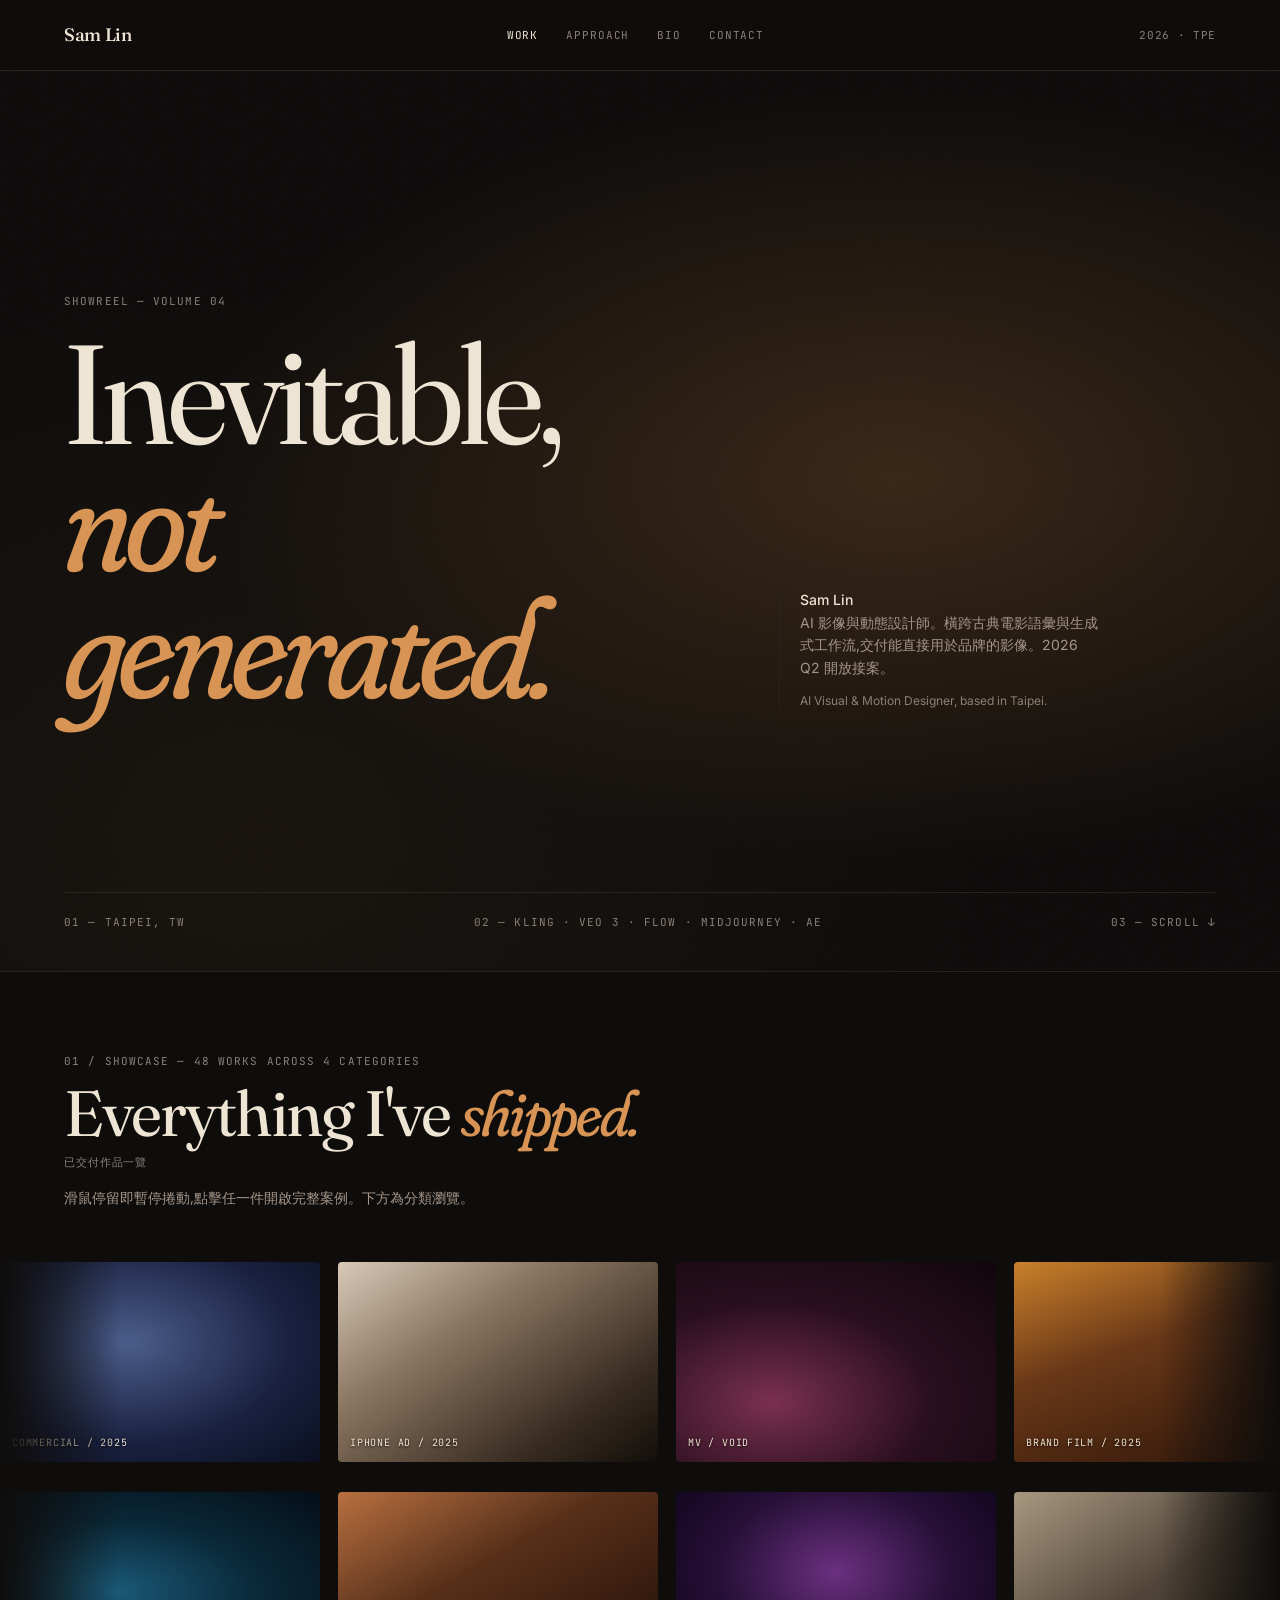
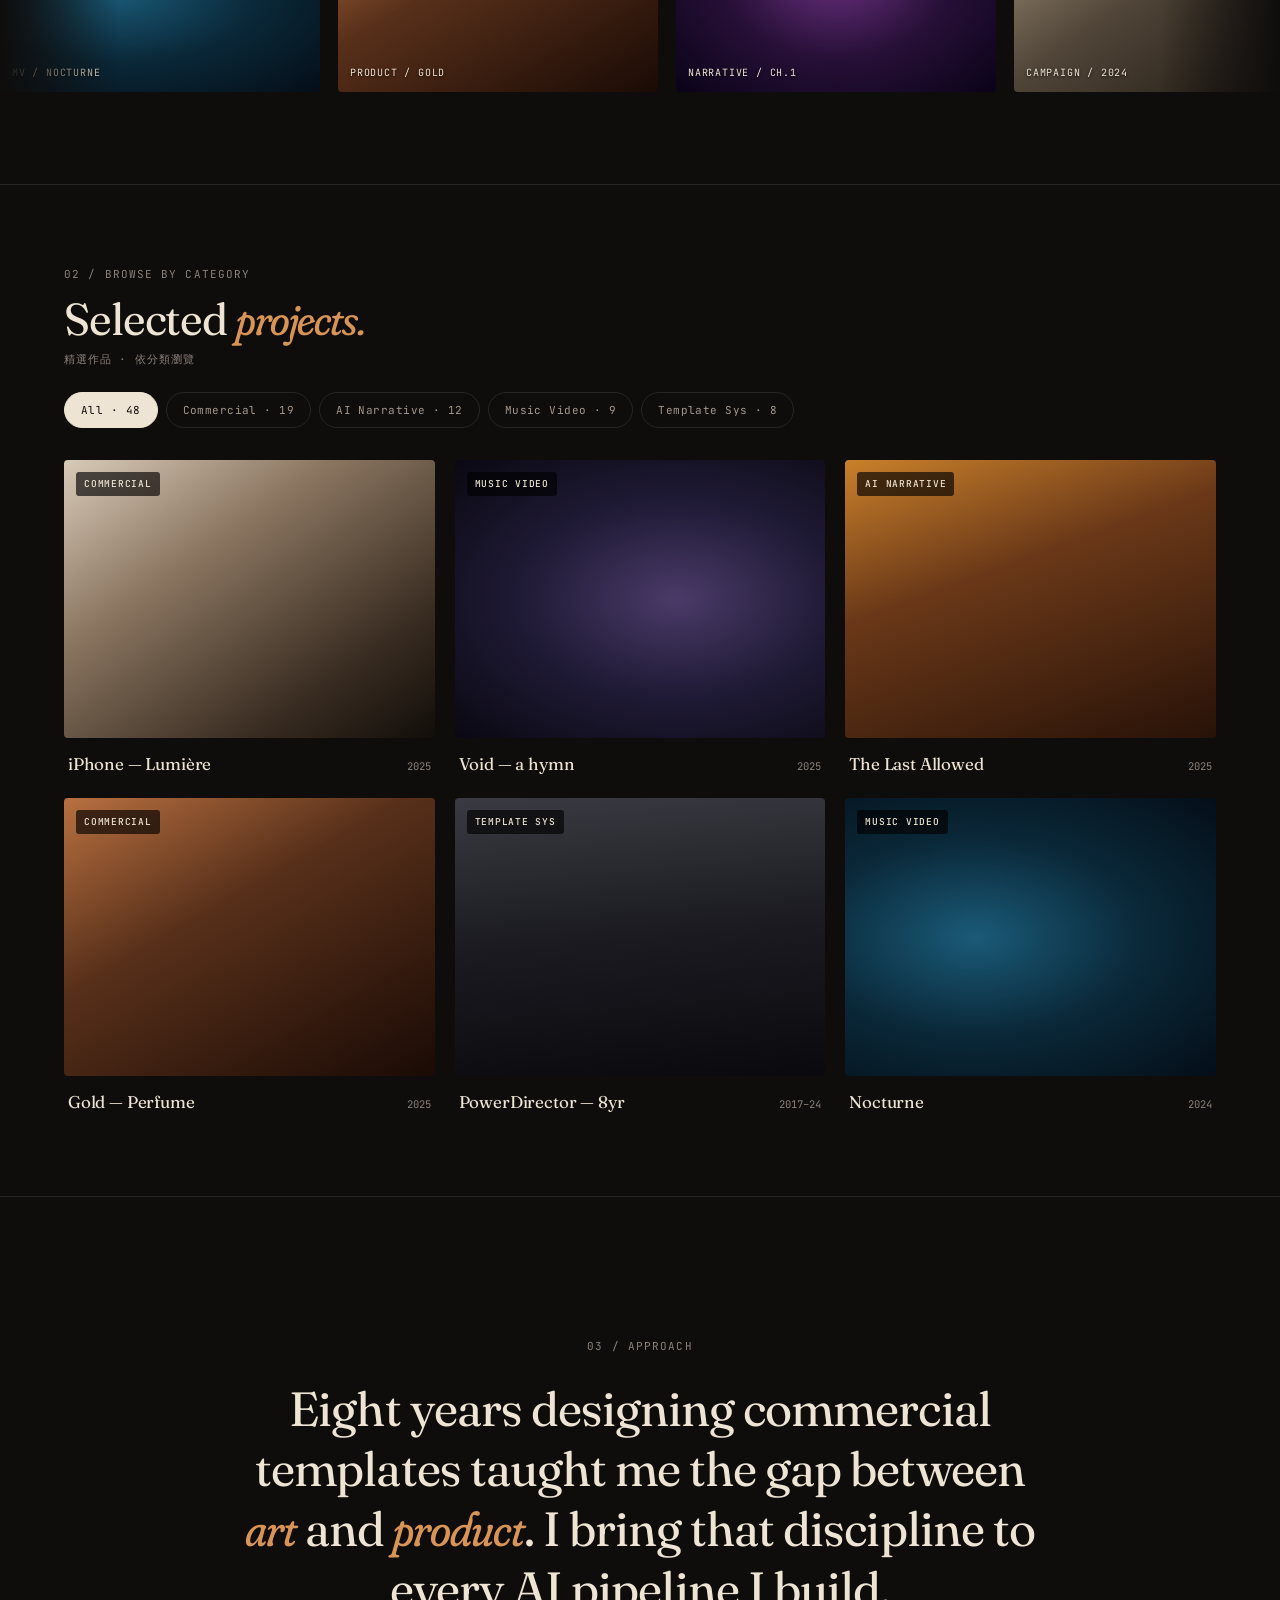
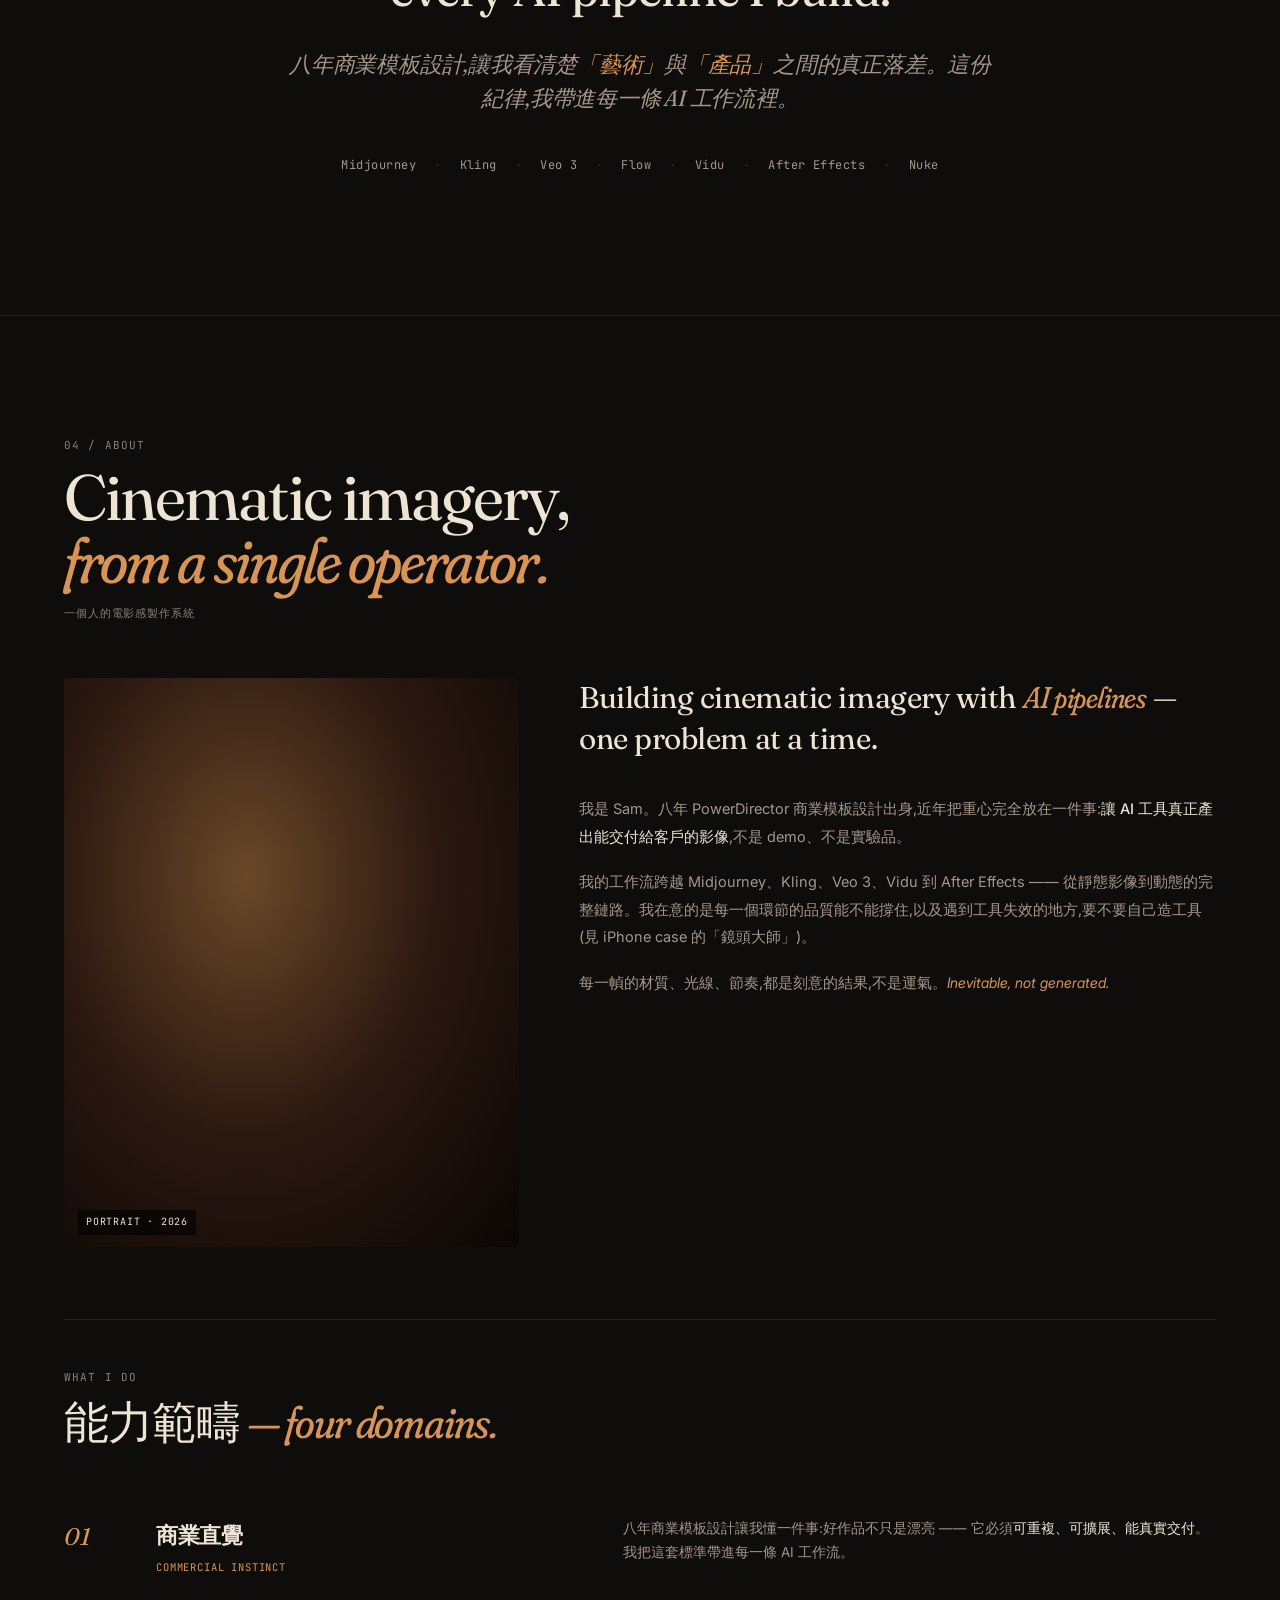
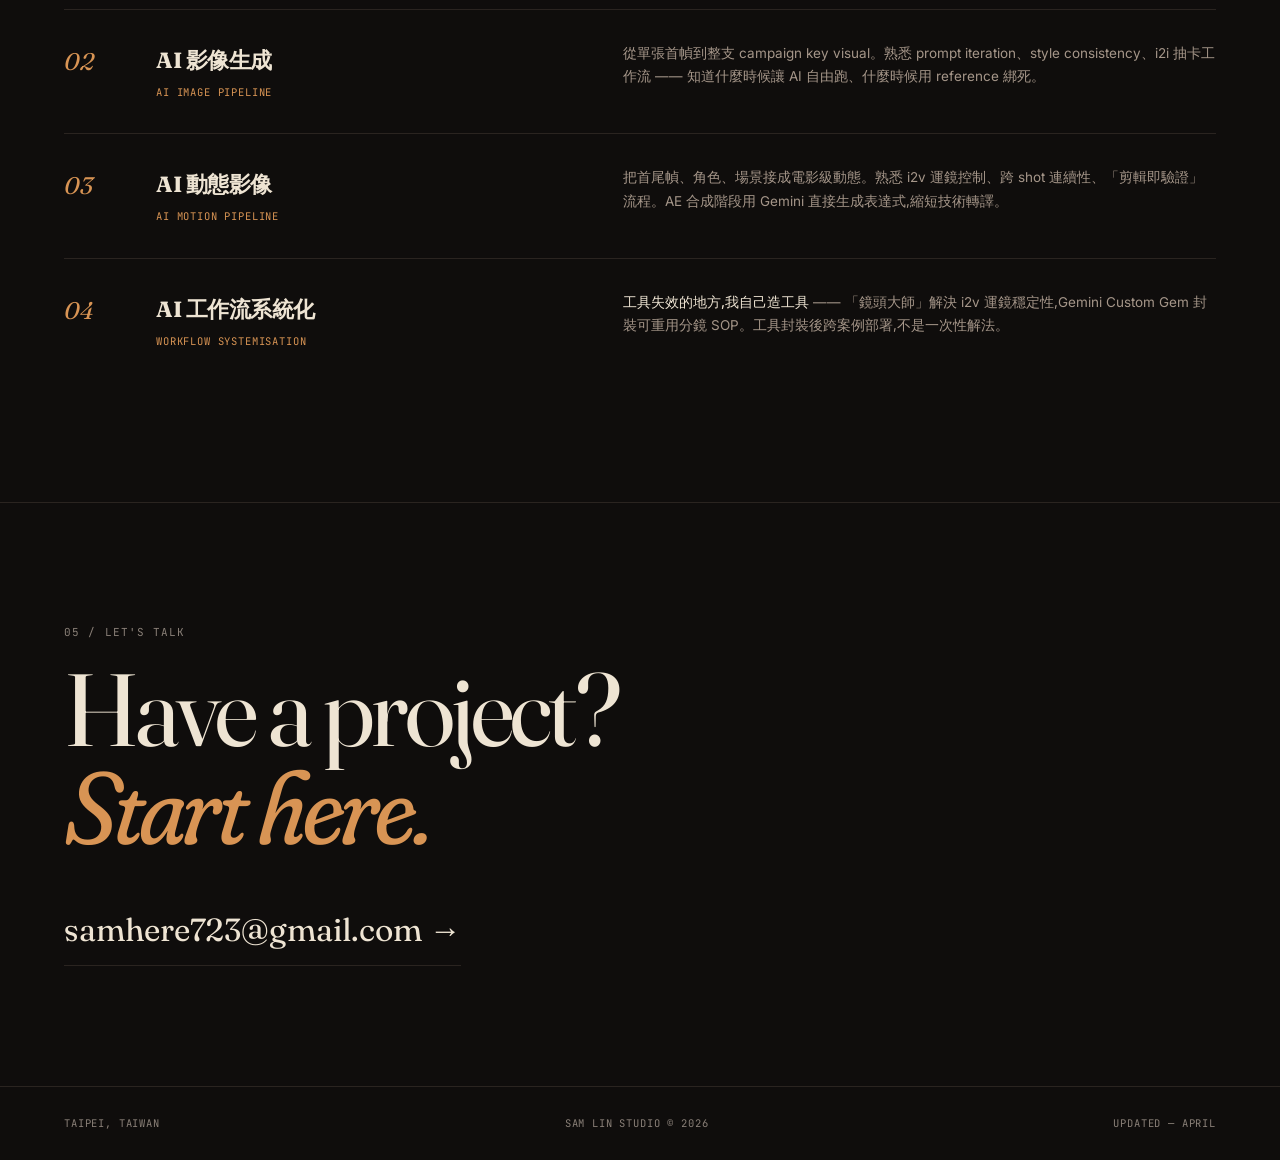
<file: index.html>
<!DOCTYPE html>
<html lang="zh-TW">
<head>
  <meta charset="UTF-8">
  <meta name="viewport" content="width=device-width, initial-scale=1.0">
  <title>Sam Lin — AI Visual & Motion Designer</title>
  <meta name="description" content="Cinematic hyperrealist visuals and motion work built with generative AI pipelines. Taipei, Taiwan.">
  <link rel="stylesheet" href="styles/main.css">
</head>
<body>

  <!-- NAV -->
  <nav class="nav">
    <a href="/" class="nav__logo">Sam Lin</a>
    <ul class="nav__links">
      <li><a href="#work" class="active">Work</a></li>
      <li><a href="#approach">Approach</a></li>
      <li><a href="#bio">Bio</a></li>
      <li><a href="#contact">Contact</a></li>
    </ul>
    <div class="nav__meta">2026 · TPE</div>
  </nav>

  <!-- HERO -->
  <section class="hero">
    <div class="hero__bg"></div>
    <div class="hero__grain"></div>

    <div></div>

    <div class="hero__content">
      <div>
        <div class="meta" style="margin-bottom: 20px;">Showreel — Volume 04</div>
        <h1 class="display-xl">Inevitable,<br><em>not generated.</em></h1>
      </div>
      <div class="hero__right">
        <strong>Sam Lin</strong><br>
        AI 影像與動態設計師。橫跨古典電影語彙與生成式工作流,交付能直接用於品牌的影像。2026 Q2 開放接案。
        <span style="display: block; margin-top: 12px; font-size: 12px; color: var(--text-dim);">AI Visual & Motion Designer, based in Taipei.</span>
      </div>
    </div>

    <div class="hero__footer">
      <span class="meta">01 — Taipei, TW</span>
      <span class="meta">02 — Kling · Veo 3 · Flow · Midjourney · AE</span>
      <span class="meta">03 — Scroll ↓</span>
    </div>
  </section>

  <!-- SHOWCASE MARQUEE -->
  <section id="work" class="section">
    <div class="container">
      <div class="section__meta">01 / Showcase — 48 works across 4 categories</div>
      <h2 class="display-m">Everything I've <em>shipped.</em></h2>
      <p style="font-family: var(--font-mono); font-size: 11px; letter-spacing: 0.08em; color: var(--text-dim); text-transform: uppercase; margin-top: 8px;">已交付作品一覽</p>
      <p style="font-size: 13.5px; color: var(--text-muted); margin-top: 16px; max-width: 560px; line-height: 1.7;">
        滑鼠停留即暫停捲動,點擊任一件開啟完整案例。下方為分類瀏覽。
      </p>
    </div>

    <div style="margin-top: 40px;"></div>

    <!-- Marquee Row 1 (left) -->
    <div class="marquee">
      <div class="marquee__track">
        <div class="marquee__item" style="background: radial-gradient(ellipse at 40% 40%, #4a5d8a 0%, #1a2140 60%, #0a0f20 100%);"><span class="marquee__label">Commercial / 2025</span></div>
        <div class="marquee__item" style="background: linear-gradient(145deg, #d8cab8 0%, #8a7560 35%, #3a2d22 75%, #120e0a 100%);"><span class="marquee__label">iPhone Ad / 2025</span></div>
        <div class="marquee__item" style="background: radial-gradient(ellipse at 30% 70%, #7a3050 0%, #2a0f1e 50%, #10060d 100%);"><span class="marquee__label">MV / Void</span></div>
        <div class="marquee__item" style="background: linear-gradient(160deg, #c9802a 0%, #6a3818 40%, #281208 100%);"><span class="marquee__label">Brand Film / 2025</span></div>
        <div class="marquee__item" style="background: radial-gradient(ellipse at 60% 50%, #4a3a68 0%, #1f1a35 50%, #0a0812 100%);"><span class="marquee__label">Narrative / Ch.2</span></div>
        <div class="marquee__item" style="background: linear-gradient(135deg, #2a4a3a 0%, #0f2018 50%, #050d0a 100%);"><span class="marquee__label">Commercial / 2024</span></div>
        <div class="marquee__item" style="background: radial-gradient(ellipse at 50% 30%, #c97050 0%, #603020 50%, #1a0d08 100%);"><span class="marquee__label">Product / 2025</span></div>
        <div class="marquee__item" style="background: linear-gradient(175deg, #3a3a42 0%, #1a1a20 50%, #0a0a0e 100%);"><span class="marquee__label">Template Sys.</span></div>
        <!-- Duplicate for seamless loop -->
        <div class="marquee__item" style="background: radial-gradient(ellipse at 40% 40%, #4a5d8a 0%, #1a2140 60%, #0a0f20 100%);"><span class="marquee__label">Commercial / 2025</span></div>
        <div class="marquee__item" style="background: linear-gradient(145deg, #d8cab8 0%, #8a7560 35%, #3a2d22 75%, #120e0a 100%);"><span class="marquee__label">iPhone Ad / 2025</span></div>
        <div class="marquee__item" style="background: radial-gradient(ellipse at 30% 70%, #7a3050 0%, #2a0f1e 50%, #10060d 100%);"><span class="marquee__label">MV / Void</span></div>
        <div class="marquee__item" style="background: linear-gradient(160deg, #c9802a 0%, #6a3818 40%, #281208 100%);"><span class="marquee__label">Brand Film / 2025</span></div>
        <div class="marquee__item" style="background: radial-gradient(ellipse at 60% 50%, #4a3a68 0%, #1f1a35 50%, #0a0812 100%);"><span class="marquee__label">Narrative / Ch.2</span></div>
        <div class="marquee__item" style="background: linear-gradient(135deg, #2a4a3a 0%, #0f2018 50%, #050d0a 100%);"><span class="marquee__label">Commercial / 2024</span></div>
        <div class="marquee__item" style="background: radial-gradient(ellipse at 50% 30%, #c97050 0%, #603020 50%, #1a0d08 100%);"><span class="marquee__label">Product / 2025</span></div>
        <div class="marquee__item" style="background: linear-gradient(175deg, #3a3a42 0%, #1a1a20 50%, #0a0a0e 100%);"><span class="marquee__label">Template Sys.</span></div>
      </div>
    </div>

    <!-- Marquee Row 2 (right) -->
    <div class="marquee" style="margin-top: 6px;">
      <div class="marquee__track marquee__track--reverse">
        <div class="marquee__item" style="background: radial-gradient(ellipse at 35% 50%, #1a5a78 0%, #0a2838 50%, #040e18 100%);"><span class="marquee__label">MV / Nocturne</span></div>
        <div class="marquee__item" style="background: linear-gradient(150deg, #b87040 0%, #58301a 40%, #1a0a05 100%);"><span class="marquee__label">Product / Gold</span></div>
        <div class="marquee__item" style="background: radial-gradient(ellipse at 50% 40%, #6a3080 0%, #281038 50%, #0a0318 100%);"><span class="marquee__label">Narrative / Ch.1</span></div>
        <div class="marquee__item" style="background: linear-gradient(145deg, #a89880 0%, #504538 45%, #1a140e 100%);"><span class="marquee__label">Campaign / 2024</span></div>
        <div class="marquee__item" style="background: radial-gradient(ellipse at 50% 30%, #c97050 0%, #603020 50%, #1a0d08 100%);"><span class="marquee__label">Editorial / 2025</span></div>
        <div class="marquee__item" style="background: radial-gradient(ellipse at 40% 40%, #4a5d8a 0%, #1a2140 60%, #0a0f20 100%);"><span class="marquee__label">Commercial / 2024</span></div>
        <div class="marquee__item" style="background: radial-gradient(ellipse at 60% 50%, #4a3a68 0%, #1f1a35 50%, #0a0812 100%);"><span class="marquee__label">MV / Drift</span></div>
        <div class="marquee__item" style="background: radial-gradient(ellipse at 30% 70%, #7a3050 0%, #2a0f1e 50%, #10060d 100%);"><span class="marquee__label">Film Teaser</span></div>
        <!-- Duplicate -->
        <div class="marquee__item" style="background: radial-gradient(ellipse at 35% 50%, #1a5a78 0%, #0a2838 50%, #040e18 100%);"><span class="marquee__label">MV / Nocturne</span></div>
        <div class="marquee__item" style="background: linear-gradient(150deg, #b87040 0%, #58301a 40%, #1a0a05 100%);"><span class="marquee__label">Product / Gold</span></div>
        <div class="marquee__item" style="background: radial-gradient(ellipse at 50% 40%, #6a3080 0%, #281038 50%, #0a0318 100%);"><span class="marquee__label">Narrative / Ch.1</span></div>
        <div class="marquee__item" style="background: linear-gradient(145deg, #a89880 0%, #504538 45%, #1a140e 100%);"><span class="marquee__label">Campaign / 2024</span></div>
        <div class="marquee__item" style="background: radial-gradient(ellipse at 50% 30%, #c97050 0%, #603020 50%, #1a0d08 100%);"><span class="marquee__label">Editorial / 2025</span></div>
        <div class="marquee__item" style="background: radial-gradient(ellipse at 40% 40%, #4a5d8a 0%, #1a2140 60%, #0a0f20 100%);"><span class="marquee__label">Commercial / 2024</span></div>
        <div class="marquee__item" style="background: radial-gradient(ellipse at 60% 50%, #4a3a68 0%, #1f1a35 50%, #0a0812 100%);"><span class="marquee__label">MV / Drift</span></div>
        <div class="marquee__item" style="background: radial-gradient(ellipse at 30% 70%, #7a3050 0%, #2a0f1e 50%, #10060d 100%);"><span class="marquee__label">Film Teaser</span></div>
      </div>
    </div>
  </section>

  <!-- FILTER + WORK GRID -->
  <section class="section">
    <div class="container">
      <div class="section__meta">02 / Browse by category</div>
      <h2 class="display-s">Selected <em>projects.</em></h2>
      <p style="font-family: var(--font-mono); font-size: 11px; letter-spacing: 0.08em; color: var(--text-dim); text-transform: uppercase; margin-top: 8px;">精選作品 · 依分類瀏覽</p>

      <div class="filter-row">
        <button class="pill pill--active" data-filter="all">All · 48</button>
        <button class="pill" data-filter="Commercial">Commercial · 19</button>
        <button class="pill" data-filter="AI Narrative">AI Narrative · 12</button>
        <button class="pill" data-filter="Music Video">Music Video · 9</button>
        <button class="pill" data-filter="Template Sys">Template Sys · 8</button>
      </div>

      <div class="work-grid" id="work-grid">
        <a href="work/iphone.html" class="work-item" data-category="Commercial">
          <div class="work-item__thumb" style="background: linear-gradient(145deg, #d8cab8 0%, #8a7560 35%, #3a2d22 75%, #120e0a 100%);">
            <span class="work-item__tag">Commercial</span>
          </div>
          <div class="work-item__info">
            <div class="work-item__title">iPhone — Lumière</div>
            <div class="work-item__meta">2025</div>
          </div>
        </a>

        <a href="work/void.html" class="work-item" data-category="Music Video">
          <div class="work-item__thumb" style="background: radial-gradient(ellipse at 60% 50%, #4a3a68 0%, #1f1a35 50%, #0a0812 100%);">
            <span class="work-item__tag">Music Video</span>
          </div>
          <div class="work-item__info">
            <div class="work-item__title">Void — a hymn</div>
            <div class="work-item__meta">2025</div>
          </div>
        </a>

        <a href="#" class="work-item" data-category="AI Narrative">
          <div class="work-item__thumb" style="background: linear-gradient(160deg, #c9802a 0%, #6a3818 40%, #281208 100%);">
            <span class="work-item__tag">AI Narrative</span>
          </div>
          <div class="work-item__info">
            <div class="work-item__title">The Last Allowed</div>
            <div class="work-item__meta">2025</div>
          </div>
        </a>

        <a href="#" class="work-item" data-category="Commercial">
          <div class="work-item__thumb" style="background: linear-gradient(150deg, #b87040 0%, #58301a 40%, #1a0a05 100%);">
            <span class="work-item__tag">Commercial</span>
          </div>
          <div class="work-item__info">
            <div class="work-item__title">Gold — Perfume</div>
            <div class="work-item__meta">2025</div>
          </div>
        </a>

        <a href="#" class="work-item" data-category="Template Sys">
          <div class="work-item__thumb" style="background: linear-gradient(175deg, #3a3a42 0%, #1a1a20 50%, #0a0a0e 100%);">
            <span class="work-item__tag">Template Sys</span>
          </div>
          <div class="work-item__info">
            <div class="work-item__title">PowerDirector — 8yr</div>
            <div class="work-item__meta">2017–24</div>
          </div>
        </a>

        <a href="#" class="work-item" data-category="Music Video">
          <div class="work-item__thumb" style="background: radial-gradient(ellipse at 35% 50%, #1a5a78 0%, #0a2838 50%, #040e18 100%);">
            <span class="work-item__tag">Music Video</span>
          </div>
          <div class="work-item__info">
            <div class="work-item__title">Nocturne</div>
            <div class="work-item__meta">2024</div>
          </div>
        </a>
      </div>
    </div>
  </section>

  <!-- PHILOSOPHY -->
  <section id="approach" class="quote-section">
    <div class="container">
      <div class="section__meta">03 / Approach</div>
      <blockquote class="quote">Eight years designing commercial templates taught me the gap between <em>art</em> and <em>product</em>. I bring that discipline to every AI pipeline I build.</blockquote>
      <p style="font-family: var(--font-display); font-size: clamp(18px, 2vw, 22px); line-height: 1.55; letter-spacing: -0.01em; color: var(--text-muted); max-width: 720px; margin: 20px auto 0; font-style: italic;">
        八年商業模板設計,讓我看清楚<span style="color: var(--accent); font-style: italic;">「藝術」</span>與<span style="color: var(--accent); font-style: italic;">「產品」</span>之間的真正落差。這份紀律,我帶進每一條 AI 工作流裡。
      </p>
      <div class="tool-stack" style="margin-top: 40px;">
        <span>Midjourney</span><span class="tool-stack__dot">·</span>
        <span>Kling</span><span class="tool-stack__dot">·</span>
        <span>Veo 3</span><span class="tool-stack__dot">·</span>
        <span>Flow</span><span class="tool-stack__dot">·</span>
        <span>Vidu</span><span class="tool-stack__dot">·</span>
        <span>After Effects</span><span class="tool-stack__dot">·</span>
        <span>Nuke</span>
      </div>
    </div>
  </section>

  <!-- BIO -->
  <section id="bio" class="section-lg section">
    <div class="container">
      <div class="section__meta">04 / About</div>
      <h2 class="display-m" style="margin-bottom: 12px;">Cinematic imagery,<br><em>from a single operator.</em></h2>
      <p style="font-family: var(--font-mono); font-size: 11px; letter-spacing: 0.08em; color: var(--text-dim); text-transform: uppercase; margin-bottom: 56px;">一個人的電影感製作系統</p>

      <!-- Intro: portrait left, prose right -->
      <div style="display: grid; grid-template-columns: 1fr 1.4fr; gap: 60px; margin-bottom: 72px; align-items: start;">
        <!-- Replace this gradient with a portrait still from your work in assets/images/ -->
        <div style="aspect-ratio: 4/5; border-radius: 4px; background: radial-gradient(ellipse at 40% 35%, #6a4828 0%, #2a1810 50%, #0a0604 100%); position: relative; overflow: hidden;">
          <span style="position: absolute; left: 14px; bottom: 12px; font-family: var(--font-mono); font-size: 10px; letter-spacing: 0.08em; color: var(--text); background: rgba(0,0,0,0.6); padding: 4px 8px; text-transform: uppercase;">Portrait · 2026</span>
        </div>
        <div>
          <!-- English editorial opener: observational, not self-praising -->
          <p style="font-family: var(--font-display); font-size: clamp(22px, 2.4vw, 30px); line-height: 1.35; letter-spacing: -0.015em; color: var(--text); margin-bottom: 36px;">
            Building cinematic imagery with <em>AI pipelines</em> — one problem at a time.
          </p>

          <!-- Chinese prose: the real voice, first person, detailed, humble -->
          <p style="font-size: 14.5px; line-height: 1.9; color: var(--text-muted); margin-bottom: 18px;">
            我是 Sam。八年 PowerDirector 商業模板設計出身,近年把重心完全放在一件事:<strong style="color: var(--text); font-weight: 500;">讓 AI 工具真正產出能交付給客戶的影像</strong>,不是 demo、不是實驗品。
          </p>
          <p style="font-size: 14.5px; line-height: 1.9; color: var(--text-muted); margin-bottom: 18px;">
            我的工作流跨越 Midjourney、Kling、Veo 3、Vidu 到 After Effects —— 從靜態影像到動態的完整鏈路。我在意的是每一個環節的品質能不能撐住,以及遇到工具失效的地方,要不要自己造工具(見 iPhone case 的「鏡頭大師」)。
          </p>
          <p style="font-size: 14.5px; line-height: 1.9; color: var(--text-muted);">
            每一幀的材質、光線、節奏,都是刻意的結果,不是運氣。<em style="color: var(--accent);">Inevitable, not generated.</em>
          </p>
        </div>
      </div>

      <!-- CAPABILITIES: 4 numbered editorial blocks -->
      <div style="border-top: 1px solid var(--border); padding-top: 48px;">
        <div class="section__meta" style="margin-bottom: 12px;">What I do</div>
        <h3 class="display-s" style="margin-bottom: 40px;">能力範疇 <em>— four domains.</em></h3>

        <!-- 01: Commercial Instinct -->
        <div style="display: grid; grid-template-columns: 60px 1.1fr 1.5fr; gap: 32px; padding: 32px 0; border-bottom: 1px solid var(--border); align-items: start;">
          <div style="font-family: var(--font-display); font-style: italic; font-size: 24px; color: var(--accent);">01</div>
          <div>
            <h3 style="font-family: var(--font-display); font-size: 22px; letter-spacing: -0.02em; margin-bottom: 6px;">商業直覺</h3>
            <p style="font-family: var(--font-mono); font-size: 10.5px; letter-spacing: 0.08em; color: var(--accent); text-transform: uppercase;">Commercial instinct</p>
          </div>
          <div>
            <p style="font-size: 13.5px; line-height: 1.75; color: var(--text-muted);">八年商業模板設計讓我懂一件事:好作品不只是漂亮 —— 它必須<strong style="color: var(--text); font-weight: 500;">可重複、可擴展、能真實交付</strong>。我把這套標準帶進每一條 AI 工作流。</p>
          </div>
        </div>

        <!-- 02: AI Image Pipeline -->
        <div style="display: grid; grid-template-columns: 60px 1.1fr 1.5fr; gap: 32px; padding: 32px 0; border-bottom: 1px solid var(--border); align-items: start;">
          <div style="font-family: var(--font-display); font-style: italic; font-size: 24px; color: var(--accent);">02</div>
          <div>
            <h3 style="font-family: var(--font-display); font-size: 22px; letter-spacing: -0.02em; margin-bottom: 6px;">AI 影像生成</h3>
            <p style="font-family: var(--font-mono); font-size: 10.5px; letter-spacing: 0.08em; color: var(--accent); text-transform: uppercase;">AI image pipeline</p>
          </div>
          <div>
            <p style="font-size: 13.5px; line-height: 1.75; color: var(--text-muted);">從單張首幀到整支 campaign key visual。熟悉 prompt iteration、style consistency、i2i 抽卡工作流 —— 知道什麼時候讓 AI 自由跑、什麼時候用 reference 綁死。</p>
          </div>
        </div>

        <!-- 03: AI Motion Pipeline -->
        <div style="display: grid; grid-template-columns: 60px 1.1fr 1.5fr; gap: 32px; padding: 32px 0; border-bottom: 1px solid var(--border); align-items: start;">
          <div style="font-family: var(--font-display); font-style: italic; font-size: 24px; color: var(--accent);">03</div>
          <div>
            <h3 style="font-family: var(--font-display); font-size: 22px; letter-spacing: -0.02em; margin-bottom: 6px;">AI 動態影像</h3>
            <p style="font-family: var(--font-mono); font-size: 10.5px; letter-spacing: 0.08em; color: var(--accent); text-transform: uppercase;">AI motion pipeline</p>
          </div>
          <div>
            <p style="font-size: 13.5px; line-height: 1.75; color: var(--text-muted);">把首尾幀、角色、場景接成電影級動態。熟悉 i2v 運鏡控制、跨 shot 連續性、「剪輯即驗證」流程。AE 合成階段用 Gemini 直接生成表達式,縮短技術轉譯。</p>
          </div>
        </div>

        <!-- 04: AI Workflow System -->
        <div style="display: grid; grid-template-columns: 60px 1.1fr 1.5fr; gap: 32px; padding: 32px 0; align-items: start;">
          <div style="font-family: var(--font-display); font-style: italic; font-size: 24px; color: var(--accent);">04</div>
          <div>
            <h3 style="font-family: var(--font-display); font-size: 22px; letter-spacing: -0.02em; margin-bottom: 6px;">AI 工作流系統化</h3>
            <p style="font-family: var(--font-mono); font-size: 10.5px; letter-spacing: 0.08em; color: var(--accent); text-transform: uppercase;">Workflow systemisation</p>
          </div>
          <div>
            <p style="font-size: 13.5px; line-height: 1.75; color: var(--text-muted);"><strong style="color: var(--text); font-weight: 500;">工具失效的地方,我自己造工具</strong> —— 「鏡頭大師」解決 i2v 運鏡穩定性,Gemini Custom Gem 封裝可重用分鏡 SOP。工具封裝後跨案例部署,不是一次性解法。</p>
          </div>
        </div>
      </div>
    </div>
  </section>

  <!-- CONTACT -->
  <section id="contact" class="contact">
    <div class="section__meta">05 / Let's talk</div>
    <h2 class="contact__title">Have a project?<br><em>Start here.</em></h2>
    <a href="mailto:samhere723@gmail.com" class="contact__email">samhere723@gmail.com →</a>
  </section>

  <footer class="footer">
    <span>Taipei, Taiwan</span>
    <span>Sam Lin Studio © 2026</span>
    <span>Updated — April</span>
  </footer>

  <script>
    // Filter pills
    const pills = document.querySelectorAll('.filter-row .pill');
    const items = document.querySelectorAll('#work-grid .work-item');

    pills.forEach(pill => {
      pill.addEventListener('click', () => {
        pills.forEach(p => p.classList.remove('pill--active'));
        pill.classList.add('pill--active');

        const filter = pill.dataset.filter;
        items.forEach(item => {
          if (filter === 'all' || item.dataset.category === filter) {
            item.style.display = '';
          } else {
            item.style.display = 'none';
          }
        });
      });
    });
  </script>

</body>
</html>
</file>
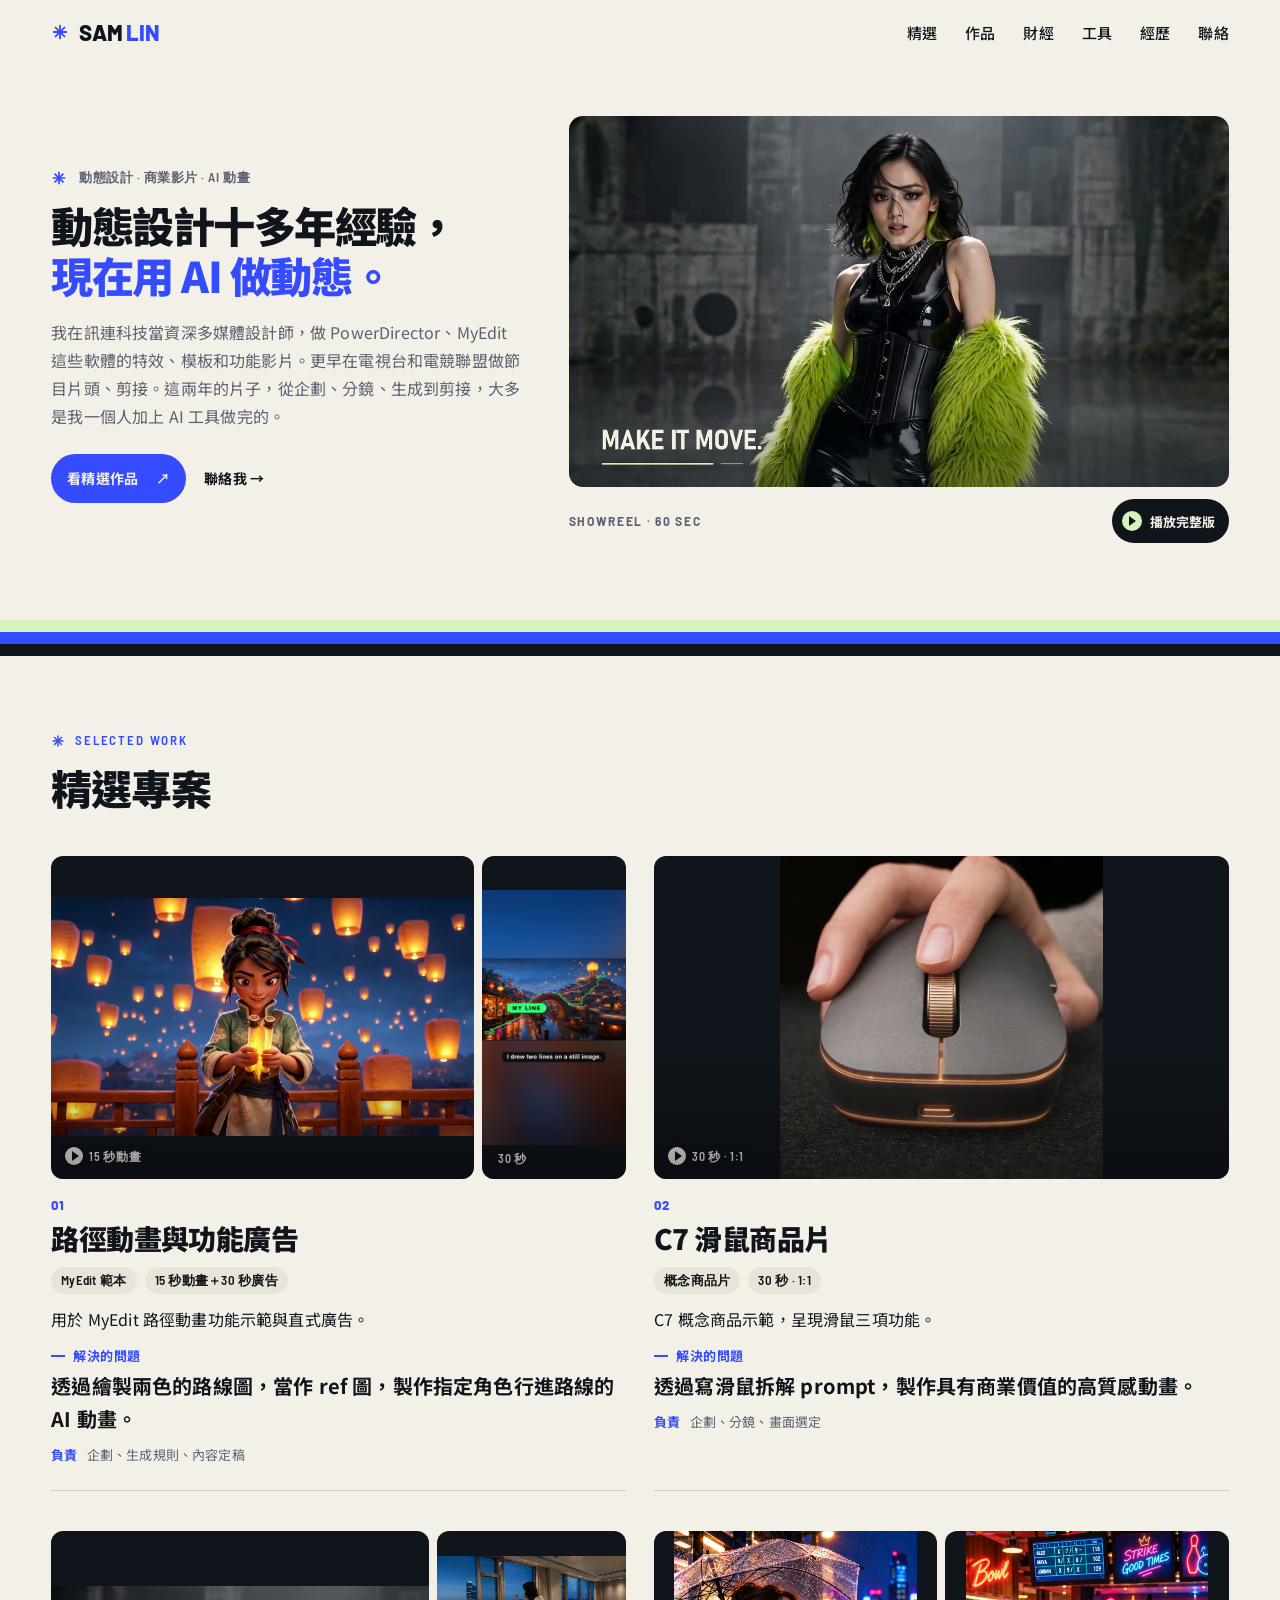
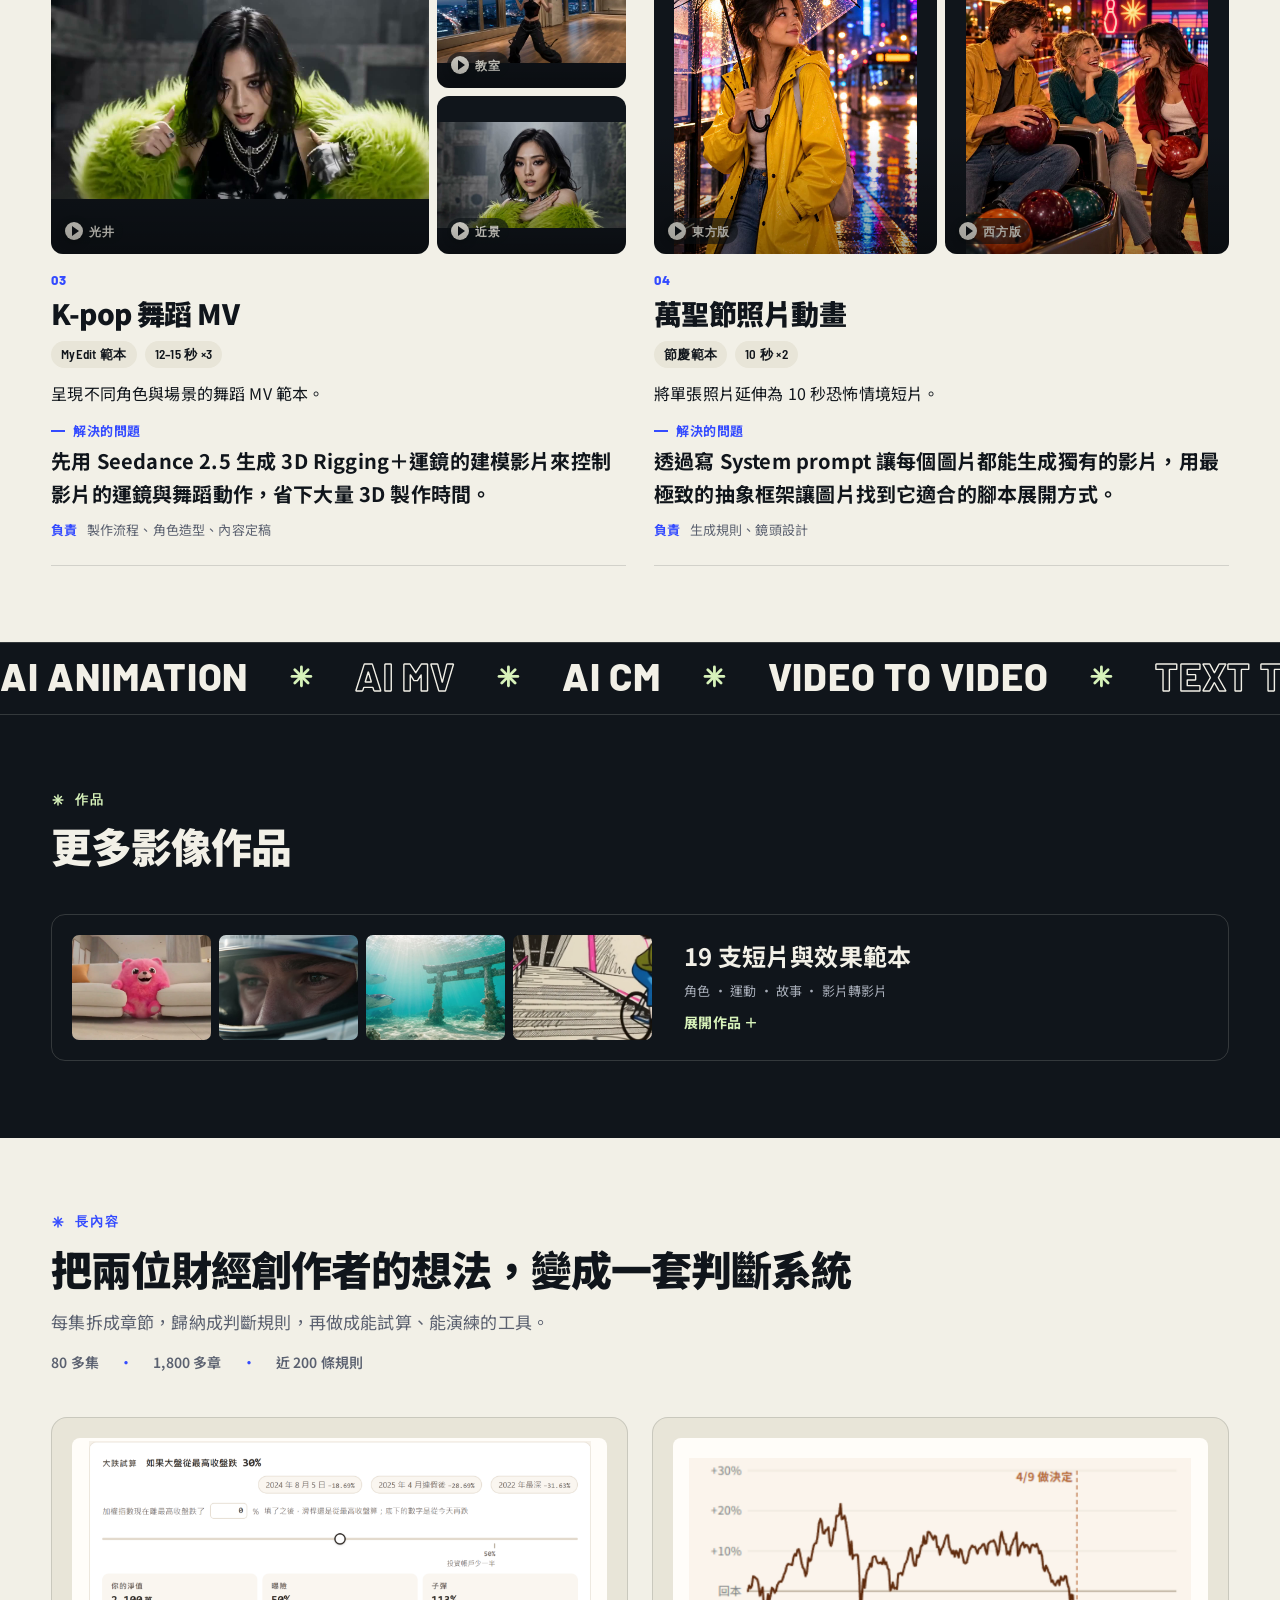
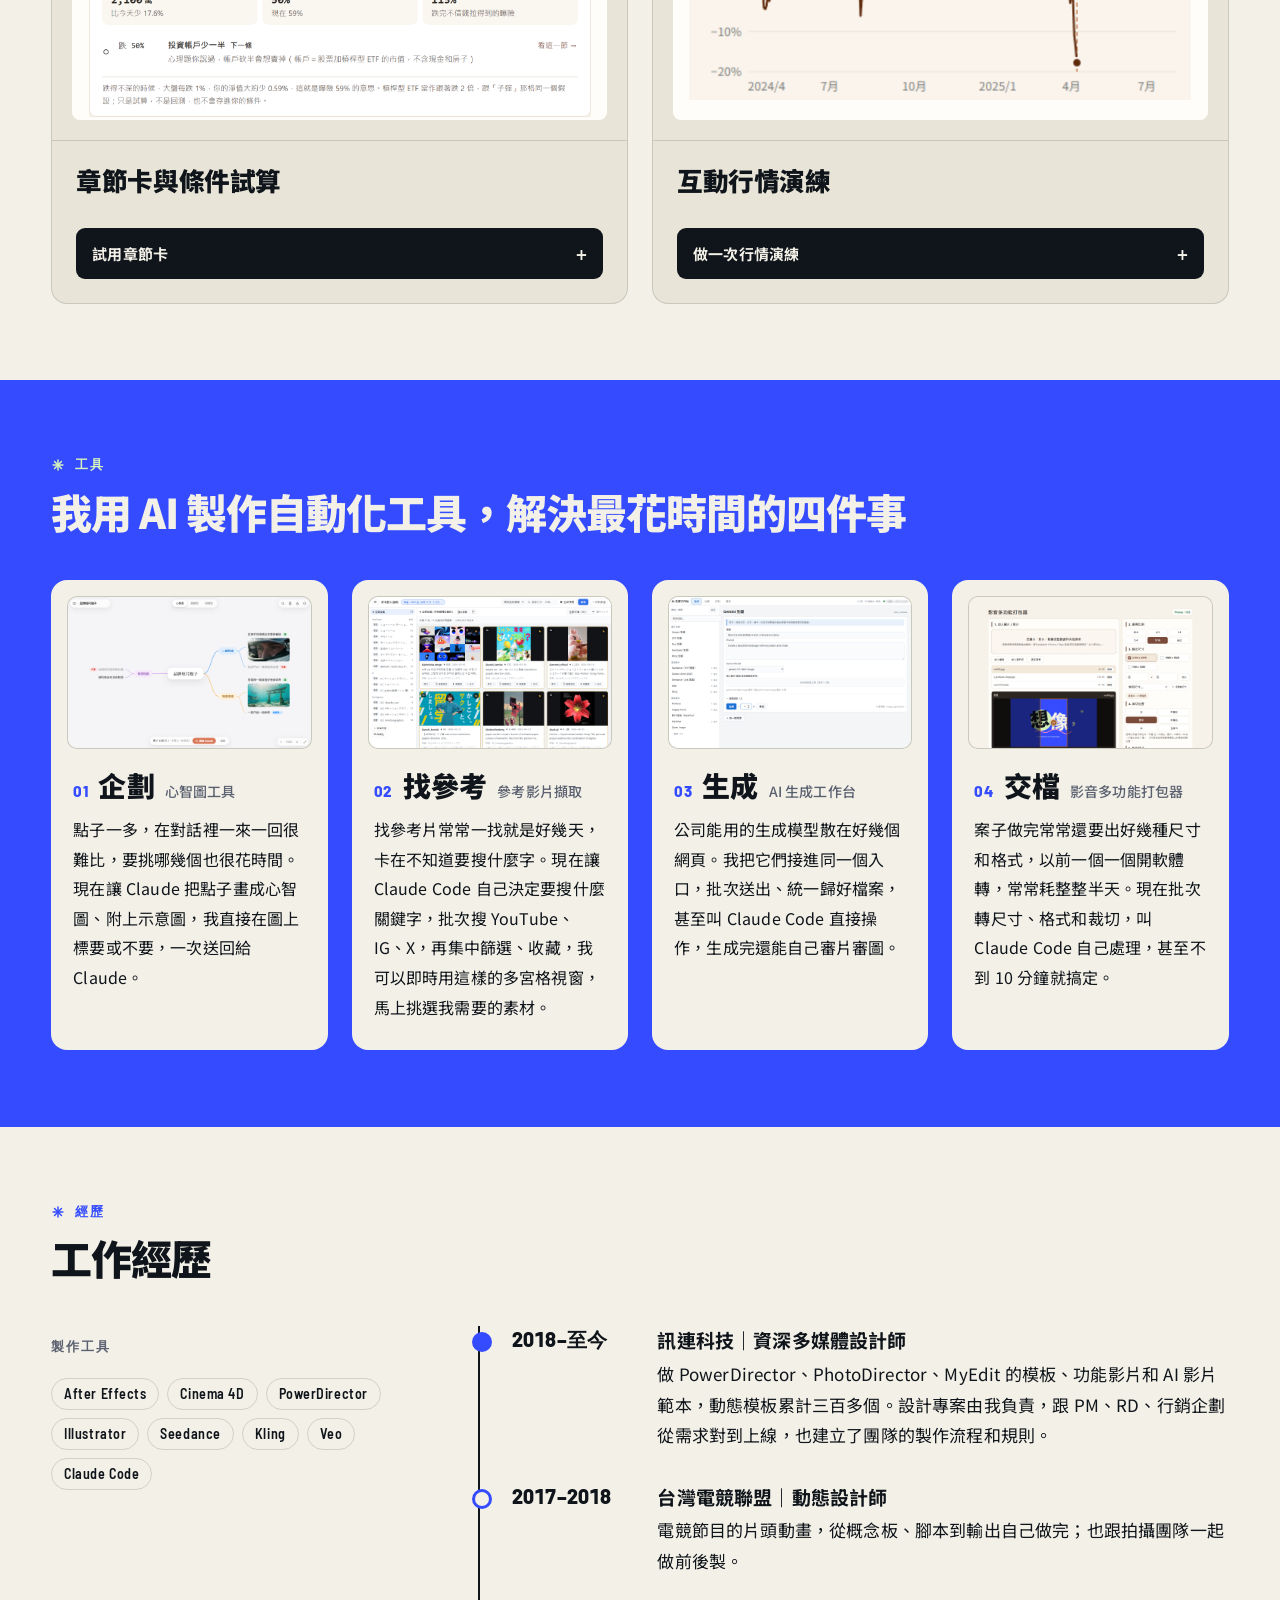
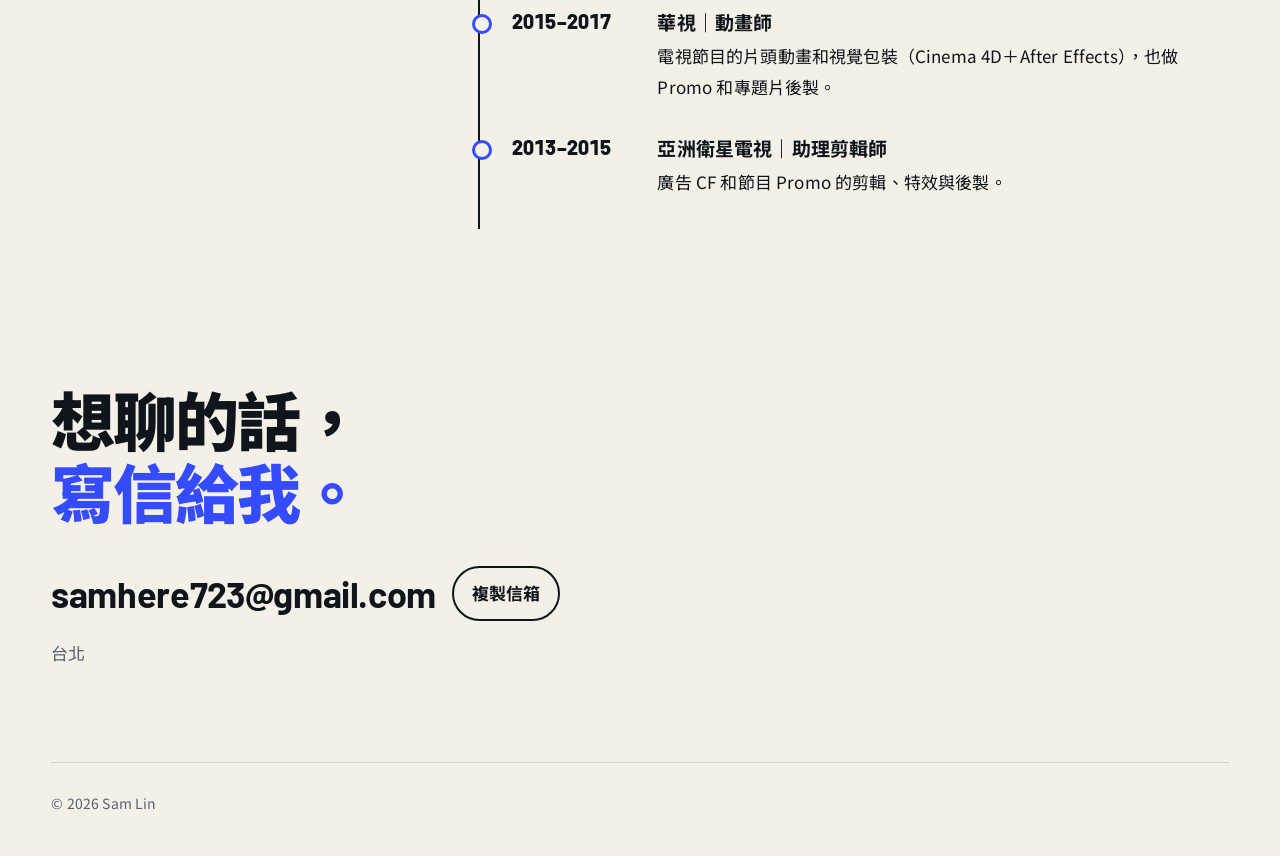
<file: docs/index.html>
<!doctype html>
<html lang="zh-Hant-TW">
<head>
<meta charset="utf-8">
<meta name="viewport" content="width=device-width, initial-scale=1, viewport-fit=cover">
<!--ARTIFACT-HEAD-->
<title>Sam Lin 作品集</title>
<meta name="description" content="Sam Lin，台北，訊連科技資深多媒體設計師。動態設計十多年經驗，現在用 AI 做動態。">
<link rel="preconnect" href="https://fonts.googleapis.com">
<link rel="preconnect" href="https://fonts.gstatic.com" crossorigin>
<link rel="stylesheet" href="https://fonts.googleapis.com/css2?family=Barlow:wght@500;700;800&family=Barlow+Semi+Condensed:wght@500;600;700&family=Noto+Sans+TC:wght@400;500;700;900&display=swap">
<link rel="stylesheet" href="assets/site.css?v=80091e7376d5">
<link rel="stylesheet" href="assets/drill.css">
<link rel="stylesheet" href="assets/chapters.css">
<!--/ARTIFACT-HEAD-->
</head>
<body>
<!--ARTIFACT-BODY-->
<svg width="0" height="0" style="position:absolute" aria-hidden="true">
  <symbol id="m" viewBox="0 0 40 40"><line x1="6" y1="20" x2="34" y2="20"/><line x1="20" y1="6" x2="20" y2="34"/><line x1="10.1" y1="10.1" x2="29.9" y2="29.9"/><line x1="29.9" y1="10.1" x2="10.1" y2="29.9"/></symbol>
</svg>

<header class="top" id="top">
  <div class="wrap">
    <a class="brand" href="#hero" aria-label="Sam Lin 回到頂端"><svg class="mark"><use href="#m"/></svg><span>SAM <span class="lin">LIN</span></span></a>
    <nav class="nav" aria-label="主選單">
      <a href="#cases">精選</a>
      <a href="#works" class="opt">作品</a>
      <a href="#longform" class="opt">財經</a>
      <a href="#tools" class="opt">工具</a>
      <a href="#career">經歷</a>
      <a href="#contact">聯絡</a>
    </nav>
  </div>
</header>

<main>
<section class="hero" id="hero">
  <div class="wrap">
    <div class="hero-layout">
      <div class="hero-intro">
        <p class="who label"><svg class="mark spin"><use href="#m"/></svg>動態設計 · 商業影片 · AI 動畫</p>
        <h1 id="h1"><span class="l1">動態設計十多年經驗，</span><span class="l2">現在用&nbsp;AI&nbsp;做動態。</span></h1>
        <p class="lede">我在訊連科技當資深多媒體設計師，做 PowerDirector、MyEdit 這些軟體的特效、模板和功能影片。更早在電視台和電競聯盟做節目片頭、剪接。這兩年的片子，從企劃、分鏡、生成到剪接，大多是我一個人加上 AI 工具做完的。</p>
        <div class="hero-actions"><a class="hero-cta" href="#cases">看精選作品 <span aria-hidden="true">↗</span></a><a href="#contact">聯絡我 →</a></div>
      </div>
    <div class="reel">
      <div class="reel-frame">
        <video id="reelLoop" src="media/reel60_v10_720.mp4" poster="img/showreel_cover_dance_20261005.jpg" autoplay muted loop playsinline preload="auto" aria-label="60 秒作品集剪輯，靜音循環播放"></video>
      </div>
      <div class="reel-bar">
        <p>SHOWREEL · 60 SEC</p>
        <button class="play-btn" type="button" data-full="media/reel60_v10_1080.mp4" data-ratio="1.7778" data-title="60 秒作品集剪輯" data-note="商業影片、動態設計與 AI 動畫精選。"><span class="tri" aria-hidden="true"></span>播放完整版</button>
      </div>
    </div>

    </div>

  </div>
</section>

<div class="stripes pre" aria-hidden="true"><i></i><i></i><i></i></div>

<section class="sec" id="cases">
  <div class="wrap">
    <div class="sec-head">
      <p class="label"><svg class="mark"><use href="#m"/></svg>SELECTED WORK</p>
      <h2>精選專案</h2>
    </div>

    <div class="cases">
      <!-- 1 -->
      <article class="case" id="case-path">
        <div class="case-media">
          <div class="reelrow">
            <button class="clip" type="button" style="--ar:1.7778" data-pv="media/pv/w_lantern.mp4" data-full="media/w_lantern.mp4" data-ratio="1.7778" data-title="燈籠水鄉的追逐（15 秒動畫）" data-note="MyEdit 路徑範本 · 15 秒角色動畫。">
              <img src="media/poster/w_lantern.jpg" alt="手拿發光卷軸的動畫少女，背景是滿天燈籠" loading="lazy"><span class="cap"><span class="dot"></span>15 秒動畫</span>
            </button>
            <button class="clip" type="button" style="--ar:.5625" data-pv="media/pv/w_explainer.mp4" data-full="media/w_explainer.mp4" data-ratio=".5625" data-title="MyEdit 路徑範本廣告（30 秒直式）" data-note="MyEdit 功能介紹 · 30 秒英文直式廣告。">
              <img src="media/poster/w_explainer.jpg" alt="直式廣告畫面，靜態圖上畫了一條綠色路線" loading="lazy"><span class="cap"><span class="dot"></span>30 秒</span>
            </button>
          </div>
        </div>
        <div class="case-text">
          <p class="case-no">01</p>
          <h3>路徑動畫與功能廣告</h3>
          <ul class="meta"><li>MyEdit 範本</li><li>15 秒動畫＋30 秒廣告</li></ul>
          <p class="case-purpose">用於 MyEdit 路徑動畫功能示範與直式廣告。</p>
          <dl class="beats4"><div class="see"><dt>解決的問題</dt><dd>透過繪製兩色的路線圖，當作 ref 圖，製作指定角色行進路線的 AI 動畫。</dd></div></dl>
          <p class="role"><span>負責</span> 企劃、生成規則、內容定稿</p>
        </div>
      </article>

      <!-- 2 -->
      <article class="case flip" id="case-mouse">
        <div class="case-media">
          <div class="reelrow">
            <button class="clip" type="button" style="--ar:1" data-pv="media/pv/w_mouse.mp4" data-full="media/w_mouse.mp4" data-ratio="1" data-title="C7 滑鼠概念片" data-note="C7 商品概念片 · 30 秒。">
              <img src="media/poster/w_mouse.jpg" alt="手放在深灰色滑鼠上，金色滾輪，機身邊緣透出琥珀色光" loading="lazy"><span class="cap"><span class="dot"></span>30 秒 · 1:1</span>
            </button>
          </div>
        </div>
        <div class="case-text">
          <p class="case-no">02</p>
          <h3>C7 滑鼠商品片</h3>
          <ul class="meta"><li>概念商品片</li><li>30 秒 · 1:1</li></ul>
          <p class="case-purpose">C7 概念商品示範，呈現滑鼠三項功能。</p>
          <dl class="beats4"><div class="see"><dt>解決的問題</dt><dd>透過寫滑鼠拆解 prompt，製作具有商業價值的高質感動畫。</dd></div></dl>
          <p class="role"><span>負責</span> 企劃、分鏡、畫面選定</p>
        </div>
      </article>

      <!-- 3 -->
      <article class="case" id="case-dance">
        <div class="case-media">
          <div class="reelrow">
            <button class="clip" type="button" style="--ar:1.7778" data-pv="media/pv/w_mv_coat.mp4" data-full="media/w_mv_coat.mp4" data-ratio="1.7778" data-title="K-pop 舞蹈 MV：光井" data-note="MyEdit 舞蹈 MV 範本 · 光井場景。">
              <img src="media/poster/w_mv_coat.jpg" alt="穿螢光綠毛外套的舞者站在廢墟光井下" loading="lazy"><span class="cap"><span class="dot"></span>光井</span>
            </button>
          </div>
          <div class="reelrow">
            <button class="clip" type="button" style="--ar:1.7778" data-pv="media/pv/w_mv_dance.mp4" data-full="media/w_mv_dance.mp4" data-ratio="1.7778" data-title="K-pop 舞蹈 MV：舞蹈教室" data-note="MyEdit 舞蹈 MV 範本 · 舞蹈教室。">
              <img src="media/poster/w_mv_dance.jpg" alt="夜景高樓裡的舞蹈教室，一位舞者" loading="lazy"><span class="cap"><span class="dot"></span>教室</span>
            </button>
            <button class="clip" type="button" style="--ar:1.7778" data-pv="media/pv/w_mv_close.mp4" data-full="media/w_mv_close.mp4" data-ratio="1.7778" data-title="K-pop 舞蹈 MV：近景" data-note="MyEdit 舞蹈 MV 範本 · 角色近景。">
              <img src="media/poster/w_mv_close.jpg" alt="舞者近景，綠色毛外套" loading="lazy"><span class="cap"><span class="dot"></span>近景</span>
            </button>
          </div>
        </div>
        <div class="case-text">
          <p class="case-no">03</p>
          <h3>K-pop 舞蹈 MV</h3>
          <ul class="meta"><li>MyEdit 範本</li><li>12–15 秒 ×3</li></ul>
          <p class="case-purpose">呈現不同角色與場景的舞蹈 MV 範本。</p>
          <dl class="beats4"><div class="see"><dt>解決的問題</dt><dd>先用 Seedance 2.5 生成 3D Rigging＋運鏡的建模影片來控制影片的運鏡與舞蹈動作，省下大量 3D 製作時間。</dd></div></dl>
          <p class="role"><span>負責</span> 製作流程、角色造型、內容定稿</p>
        </div>
      </article>

      <!-- 4 -->
      <article class="case flip" id="case-horror">
        <div class="case-media">
          <div class="reelrow">
            <button class="clip" type="button" style="--ar:.75" data-pv="media/pv/w_horror_east.mp4" data-full="media/w_horror_east.mp4" data-ratio=".75" data-title="萬聖節範本：東方版" data-note="萬聖節照片動畫範本 · 東方版。">
              <img src="media/poster/w_horror_east.jpg" alt="雨夜公車站，穿黃色雨衣、撐透明傘的女生" loading="lazy"><span class="cap"><span class="dot"></span>東方版</span>
            </button>
            <button class="clip" type="button" style="--ar:.75" data-pv="media/pv/w_horror_west.mp4" data-full="media/w_horror_west.mp4" data-ratio=".75" data-title="萬聖節範本：西方版" data-note="萬聖節照片動畫範本 · 西方版。">
              <img src="media/poster/w_horror_west.jpg" alt="保齡球館裡的三個朋友" loading="lazy"><span class="cap"><span class="dot"></span>西方版</span>
            </button>
          </div>
        </div>
        <div class="case-text">
          <p class="case-no">04</p>
          <h3>萬聖節照片動畫</h3>
          <ul class="meta"><li>節慶範本</li><li>10 秒 ×2</li></ul>
          <p class="case-purpose">將單張照片延伸為 10 秒恐怖情境短片。</p>
          <dl class="beats4"><div class="see"><dt>解決的問題</dt><dd>透過寫 System prompt 讓每個圖片都能生成獨有的影片，用最極致的抽象框架讓圖片找到它適合的腳本展開方式。</dd></div></dl>
          <p class="role"><span>負責</span> 生成規則、鏡頭設計</p>
        </div>
      </article>
    </div>
  </div>
</section>

<section class="dark" id="works">
  <div class="marquee" aria-hidden="true">
    <div class="marquee-track">
      <span>AI ANIMATION <svg class="mark"><use href="#m"/></svg></span><span>AI MV <svg class="mark"><use href="#m"/></svg></span><span>AI CM <svg class="mark"><use href="#m"/></svg></span><span>VIDEO TO VIDEO <svg class="mark"><use href="#m"/></svg></span><span>TEXT TO VIDEO <svg class="mark"><use href="#m"/></svg></span><span>TEMPLATE <svg class="mark"><use href="#m"/></svg></span>
      <span>AI ANIMATION <svg class="mark"><use href="#m"/></svg></span><span>AI MV <svg class="mark"><use href="#m"/></svg></span><span>AI CM <svg class="mark"><use href="#m"/></svg></span><span>VIDEO TO VIDEO <svg class="mark"><use href="#m"/></svg></span><span>TEXT TO VIDEO <svg class="mark"><use href="#m"/></svg></span><span>TEMPLATE <svg class="mark"><use href="#m"/></svg></span>
    </div>
  </div>
  <div class="wrap sec">
    <div class="sec-head">
      <p class="label"><svg class="mark"><use href="#m"/></svg>作品</p>
      <h2>更多影像作品</h2>
    </div>

    <details class="work-disclosure" id="work-disclosure">
      <summary>
        <span class="work-peek" aria-hidden="true"><img src="media/poster/w_bounce.jpg" alt="" loading="lazy"><img src="media/poster/w_f1_helmet.jpg" alt="" loading="lazy"><img src="media/poster/w_worlds.jpg" alt="" loading="lazy"><img src="media/poster/vtv032_swipe.jpg" alt="" loading="lazy"></span>
        <span class="work-summary"><b>19 支短片與效果範本</b><small>角色 · 運動 · 故事 · 影片轉影片</small><span class="work-open-label">展開作品 <span aria-hidden="true">＋</span></span><span class="work-close-label">收起作品 <span aria-hidden="true">−</span></span></span>
      </summary>
      <div class="work-content">
    <div class="group">
      <div class="group-head"><h3>角色</h3></div>
      <div class="wall">
        <button class="clip" type="button" style="--ar:1.8182" data-pv="media/pv/w_bounce.mp4" data-full="media/w_bounce.mp4" data-ratio="1.8182" data-title="毛球熊在客廳裡彈來彈去" data-note="20 秒角色動畫。"><img src="media/poster/w_bounce.jpg" alt="粉紅毛球熊坐在沙發上" loading="lazy"><span class="cap"><span class="dot"></span>毛球熊</span></button>
        <button class="clip" type="button" style="--ar:1" data-pv="media/pv/w_smash.mp4" data-full="media/w_smash.mp4" data-ratio="1" data-title="一拳打裂地板" data-note="25 秒角色動畫。"><img src="media/poster/w_smash.jpg" alt="白色毛球小怪獸坐在裂開的木地板上" loading="lazy"><span class="cap"><span class="dot"></span>一拳打裂地板</span></button>
        <button class="clip" type="button" style="--ar:1" data-pv="media/pv/s_santa.mp4" data-full="media/s_santa.mp4" data-ratio="1" data-title="聖誕老人走路循環" data-note="聖誕角色動態貼圖 · 走路循環。"><img src="media/poster/s_santa.jpg" alt="背著紅布袋的聖誕老人" loading="lazy"><span class="cap"><span class="dot"></span>動態貼圖</span></button>
        <button class="clip" type="button" style="--ar:1.7778" data-pv="media/pv/s_podcast_dogs.mp4" data-full="media/s_podcast_dogs.mp4" data-ratio="1.7778" data-title="兩隻狗錄 Podcast" data-note="8 秒有聲角色範本。"><img src="media/poster/s_podcast_dogs.jpg" alt="兩隻狗戴耳機對著麥克風" loading="lazy"><span class="cap"><span class="dot"></span>狗狗 Podcast</span></button>
      </div>
    </div>

    <div class="group">
      <div class="group-head"><h3>運動</h3></div>
      <div class="wall">
        <button class="clip" type="button" style="--ar:1.7778" data-pv="media/pv/w_f1_helmet.mp4" data-full="media/w_f1_helmet.mp4" data-ratio="1.7778" data-title="F1 車手視角" data-note="15 秒運動短片 · 車手近景。"><img src="media/poster/w_f1_helmet.jpg" alt="F1 車手頭盔裡的眼睛" loading="lazy"><span class="cap"><span class="dot"></span>F1 車手視角</span></button>
        <button class="clip" type="button" style="--ar:1.7778" data-pv="media/pv/w_f1_cars.mp4" data-full="media/w_f1_cars.mp4" data-ratio="1.7778" data-title="F1 多車" data-note="15 秒運動短片 · 多車競速。"><img src="media/poster/w_f1_cars.jpg" alt="空拍 F1 賽道" loading="lazy"><span class="cap"><span class="dot"></span>F1 多車</span></button>
        <button class="clip" type="button" style="--ar:1.7778" data-pv="media/pv/w_boxing.mp4" data-full="media/w_boxing.mp4" data-ratio="1.7778" data-title="屋頂拳擊" data-note="15 秒運動短片。"><img src="media/poster/w_boxing.jpg" alt="夕陽下屋頂上的兩個拳擊手" loading="lazy"><span class="cap"><span class="dot"></span>屋頂拳擊</span></button>
        <button class="clip" type="button" style="--ar:1.7778" data-pv="media/pv/w_skate.mp4" data-full="media/w_skate.mp4" data-ratio="1.7778" data-title="跑酷" data-note="8 秒運動短片。"><img src="media/poster/w_skate.jpg" alt="逆光跳下階梯的人影" loading="lazy"><span class="cap"><span class="dot"></span>跑酷</span></button>
        <button class="clip" type="button" style="--ar:1.784" data-pv="media/pv/w_victory.mp4" data-full="media/w_victory.mp4" data-ratio="1.784" data-title="世足奪冠" data-note="世足主題範本 · 美國版。"><img src="media/poster/w_victory.jpg" alt="舉起獎盃的球員" loading="lazy"><span class="cap"><span class="dot"></span>世足奪冠</span></button>
      </div>
    </div>

    <div class="group">
      <div class="group-head"><h3>品牌與故事</h3></div>
      <div class="wall">
        <button class="clip" type="button" style="--ar:1.7778" data-pv="media/pv/w_worlds.mp4" data-full="media/w_worlds.mp4" data-ratio="1.7778" data-title="電梯到眼睛" data-note="30 秒場景穿梭短片。"><img src="media/poster/w_worlds.jpg" alt="海底的鳥居和兩隻魟魚" loading="lazy"><span class="cap"><span class="dot"></span>電梯到眼睛</span></button>
        <button class="clip" type="button" style="--ar:1.781" data-pv="media/pv/w_party.mp4" data-full="media/w_party.mp4" data-ratio="1.781" data-title="派對一鏡到底，跳進泳池" data-note="30 秒派對情境短片。"><img src="media/poster/w_party.jpg" alt="走向無邊際泳池的女生" loading="lazy"><span class="cap"><span class="dot"></span>派對一鏡到底</span></button>
        <button class="clip" type="button" style="--ar:.5625" data-pv="media/pv/feib_idea2.mp4" data-full="media/feib_idea2_1080.mp4" data-ratio=".5625" data-title="賺 20% 再賠 20% 竟虧錢？" data-note="30 秒直式觀念動畫。"><img src="media/poster/feib_idea2.jpg" alt="直式動畫的開場：上半紅色色塊寫「賺 20%」，下半綠色色塊寫「再賠 20%」" loading="lazy"><span class="cap"><span class="dot"></span>觀念動畫</span></button>
        <button class="clip" type="button" style="--ar:1.7778" data-pv="media/pv/w_proposal.mp4" data-full="media/w_proposal.mp4" data-ratio="1.7778" data-title="雨夜求婚" data-note="15 秒情境短片。"><img src="media/poster/w_proposal.jpg" alt="雨夜裡哭著拿出戒指的男生" loading="lazy"><span class="cap"><span class="dot"></span>雨夜求婚</span></button>
      </div>
    </div>

    <div class="group">
      <div class="group-head"><h3>影片轉影片</h3></div>
      <div class="vtv">
        <button class="clip" type="button" data-pv="media/pv/vtv027_swipe.mp4" data-full="media/vtv027_swipe.mp4" data-ratio="1" data-title="眼睛變愛心" data-note="影片轉影片 · 愛心眼睛。"><img src="media/poster/vtv027_swipe.jpg" alt="眼睛變成愛心的男生" loading="lazy"><span class="cap"><span class="dot"></span>眼睛變愛心</span></button>
        <button class="clip" type="button" data-pv="media/pv/vtv028_swipe.mp4" data-full="media/vtv028_swipe.mp4" data-ratio="1" data-title="夜空放煙火" data-note="影片轉影片 · 場景特效。"><img src="media/poster/vtv028_swipe.jpg" alt="河岸夜景上空的煙火" loading="lazy"><span class="cap"><span class="dot"></span>夜空放煙火</span></button>
        <button class="clip" type="button" data-pv="media/pv/vtv029_swipe.mp4" data-full="media/vtv029_swipe.mp4" data-ratio="1" data-title="整個畫面變方塊世界" data-note="影片轉影片 · 方塊風格。"><img src="media/poster/vtv029_swipe.jpg" alt="變成方塊像素的餐桌" loading="lazy"><span class="cap"><span class="dot"></span>方塊世界</span></button>
        <button class="clip" type="button" data-pv="media/pv/vtv030_swipe.mp4" data-full="media/vtv030_swipe.mp4" data-ratio="1" data-title="補一盞電影光" data-note="影片轉影片 · 光影效果。"><img src="media/poster/vtv030_swipe.jpg" alt="戴鑽石項鍊的模特兒" loading="lazy"><span class="cap"><span class="dot"></span>電影光</span></button>
        <button class="clip" type="button" data-pv="media/pv/vtv031_swipe.mp4" data-full="media/vtv031_swipe.mp4" data-ratio="1" data-title="按摩椅飄到雲上" data-note="影片轉影片 · 場景轉換。"><img src="media/poster/vtv031_swipe.jpg" alt="坐在按摩椅上飄在雲裡的女生" loading="lazy"><span class="cap"><span class="dot"></span>雲上藍天</span></button>
        <button class="clip" type="button" data-pv="media/pv/vtv032_swipe.mp4" data-full="media/vtv032_swipe.mp4" data-ratio="1" data-title="實拍變素描" data-note="影片轉影片 · 素描風格。"><img src="media/poster/vtv032_swipe.jpg" alt="素描風格的階梯和單車騎士" loading="lazy"><span class="cap"><span class="dot"></span>實拍變素描</span></button>
      </div>
    </div>
      </div>
    </details>
  </div>
</section>

<section class="sec" id="longform">
  <div class="wrap">
    <div class="sec-head">
      <p class="label"><svg class="mark"><use href="#m"/></svg>長內容</p>
      <h2>把兩位財經創作者的想法，<wbr>變成一套判斷系統</h2>
      <p>每集拆成章節，歸納成判斷規則，再做成能試算、能演練的工具。</p>
      <ul class="knowledge-meta" aria-label="整理規模"><li>80 多集</li><li>1,800 多章</li><li>近 200 條規則</li></ul>
    </div>
    <div class="knowledge-grid">
      <article class="knowledge-card">
        <figure class="knowledge-preview"><img src="img/fin_dashboard_parity_20261005.png" alt="最新版體檢表的大跌試算：滑桿試算淨值、曝險與子彈，使用示範資料" width="1600" height="900" loading="lazy"></figure>
        <div class="knowledge-copy">
          <h3>章節卡與條件試算</h3>
        </div>
        <details class="demo-disclosure" id="chap-disclosure">
          <summary><span class="when-closed">試用章節卡</span><span class="when-open">收起章節卡</span></summary>
          <div class="demo-content"><figure class="shot chap-demo">
          <div class="ch" id="chap"><noscript>章節卡要開 JavaScript 才能點。</noscript></div>
        </figure>
          </div>
        </details>
      </article>
      <article class="knowledge-card">
        <figure class="knowledge-preview"><img src="img/fin_replay_parity_20261005.png" alt="0050 行情演練：重播到 2025 年 4 月 9 日，讓讀者在看答案前做選擇" width="1600" height="900" loading="lazy"></figure>
        <div class="knowledge-copy">
          <h3>互動行情演練</h3>
        </div>
        <details class="demo-disclosure" id="drill-disclosure">
          <summary><span class="when-closed">做一次行情演練</span><span class="when-open">收起行情演練</span></summary>
          <div class="demo-content"><figure class="shot drill-demo" id="drill">
          <div class="dd">
            <h4 class="dd-t">2025 年 4 月 · 行情重播</h4>
            <details class="calculation-settings"><summary>計算設定與資料來源</summary>
              <p class="dd-set">假設你從 2024 年 4 月起，每個月第一個交易日用收盤價買 1,000 元的 0050，可買零股、不算手續費，配息當天再買回去。股價都是證交所的收盤價。</p>
            </details>
            <div class="dd-rp"><noscript>這個練習要開 JavaScript 才能玩。</noscript></div>
            <div class="dd-pick" hidden>
              <div class="dd-ask">選擇情境，查看結果</div>
              <div class="dd-opts">
                <label><input type="radio" name="dd-c" value="A">全部賣掉</label>
                <label><input type="radio" name="dd-c" value="B">先停扣，等穩了再說</label>
                <label><input type="radio" name="dd-c" value="C">照常扣款，什麼都不動</label>
                <label><input type="radio" name="dd-c" value="D">多買一點</label>
              </div>
              <button type="button" class="dd-btn main dd-go" disabled>看發生了什麼</button>
            </div>
            <div class="dd-reveal" hidden>
              <div class="dd-fb mine"></div>
              <div class="dd-fb after"></div>
            </div>
          </div>
        </figure>
          </div>
        </details>
      </article>
    </div>
  </div>
</section>

<section class="sec blue" id="tools">
  <div class="wrap">
    <div class="sec-head">
      <p class="label"><svg class="mark"><use href="#m"/></svg>工具</p>
      <h2>我用 AI 製作自動化工具，<wbr>解決最花時間的四件事</h2>
    </div>
    <div class="steps">
      <article class="step">
        <figure class="step-shot"><img src="img/tool_mindmap_20261008.png" alt="心智圖工具（示範內容）：品牌短片點子畫成心智圖，兩個點子附示意圖，節點上標了要或不要" width="1280" height="800" loading="lazy"></figure>
        <h3 class="step-k"><span class="n">01</span>企劃<span class="tn">心智圖工具</span></h3>
        <p>點子一多，在對話裡一來一回很難比，要挑哪幾個也很花時間。現在讓 Claude 把點子畫成心智圖、附上示意圖，我直接在圖上標要或不要，一次送回給 Claude。</p>
      </article>
      <article class="step">
        <figure class="step-shot"><img src="img/tool_ref_clear_20261005.png" alt="參考影片擷取的實際收藏畫面：來源分類與清晰影片牆" width="1280" height="800" loading="lazy"></figure>
        <h3 class="step-k"><span class="n">02</span>找參考<span class="tn">參考影片擷取</span></h3>
        <p>找參考片常常一找就是好幾天，卡在不知道要搜什麼字。現在讓 Claude Code 自己決定要搜什麼關鍵字，批次搜 YouTube、IG、X，再集中篩選、收藏，我可以即時用這樣的多宮格視窗，馬上挑選我需要的素材。</p>
      </article>
      <article class="step">
        <figure class="step-shot"><img src="img/tool_gen.jpg" alt="AI 生成工作台：左邊列出各家生成模型，右邊是表單，生成鈕旁邊填次數" loading="lazy"></figure>
        <h3 class="step-k"><span class="n">03</span>生成<span class="tn">AI 生成工作台</span></h3>
        <p>公司能用的生成模型散在好幾個網頁。我把它們接進同一個入口，批次送出、統一歸好檔案，甚至叫 Claude Code 直接操作，生成完還能自己審片審圖。</p>
      </article>
      <article class="step">
        <figure class="step-shot"><img src="img/tool_pack.jpg" alt="影音多功能打包器：三個檔案在清單裡，選了 9:16，預覽上有可以拖的裁切框" loading="lazy"></figure>
        <h3 class="step-k"><span class="n">04</span>交檔<span class="tn">影音多功能打包器</span></h3>
        <p>案子做完常常還要出好幾種尺寸和格式，以前一個一個開軟體轉，常常耗整整半天。現在批次轉尺寸、格式和裁切，叫 Claude Code 自己處理，甚至不到 10 分鐘就搞定。</p>
      </article>
    </div>
  </div>
</section>


<section class="sec" id="career">
  <div class="wrap">
    <div class="sec-head">
      <p class="label"><svg class="mark"><use href="#m"/></svg>經歷</p>
      <h2>工作經歷</h2>
    </div>
    <div class="career">
      <div>
        <div class="tools">
          <p class="label">製作工具</p>
          <div class="chips"><span>After Effects</span><span>Cinema 4D</span><span>PowerDirector</span><span>Illustrator</span><span>Seedance</span><span>Kling</span><span>Veo</span><span>Claude Code</span></div>
        </div>
      </div>
      <ol class="tl">
        <li><span class="yr">2018–至今</span><div><b class="q">訊連科技｜資深多媒體設計師</b><p>做 PowerDirector、PhotoDirector、MyEdit 的模板、功能影片和 AI 影片範本，動態模板累計三百多個。設計專案由我負責，跟 PM、RD、行銷企劃從需求對到上線，也建立了團隊的製作流程和規則。</p></div></li>
        <li><span class="yr">2017–2018</span><div><b class="q">台灣電競聯盟｜動態設計師</b><p>電競節目的片頭動畫，從概念板、腳本到輸出自己做完；也跟拍攝團隊一起做前後製。</p></div></li>
        <li><span class="yr">2015–2017</span><div><b class="q">華視｜動畫師</b><p>電視節目的片頭動畫和視覺包裝（Cinema 4D＋After Effects），也做 Promo 和專題片後製。</p></div></li>
        <li><span class="yr">2013–2015</span><div><b class="q">亞洲衛星電視｜助理剪輯師</b><p>廣告 CF 和節目 Promo 的剪輯、特效與後製。</p></div></li>
      </ol>
    </div>
  </div>
</section>

<section class="sec contact" id="contact">
  <div class="wrap">
    <h2>想聊的話，<br><span class="b">寫信給我。</span></h2>
    <div class="mail-row">
      <a class="mail" id="mail" href="mailto:samhere723@gmail.com">samhere723@gmail.com</a>
      <button class="copy" type="button" id="copyMail">複製信箱</button>
    </div>
    <p class="muted">台北</p>
  </div>
</section>
</main>

<div class="wrap"><footer class="foot"><span>© 2026 Sam Lin</span></footer></div>

<div class="lb" id="lb" hidden role="dialog" aria-modal="true" aria-labelledby="lbTitle">
  <div class="lb-inner">
    <div class="lb-stage"><video id="lbVideo" controls playsinline></video></div>
    <div class="lb-info">
      <div><h4 id="lbTitle"></h4><p id="lbNote"></p></div>
      <button class="lb-close" type="button" id="lbClose" aria-label="關閉">×</button>
    </div>
  </div>
</div>

<script src="assets/site.js?v=92fcb7f94414"></script>
<script src="assets/drill_data.js"></script>
<script src="assets/drill.js?v=830f84e9b1e9"></script>
<script src="assets/chapters_data.js"></script>
<script src="assets/chapters.js?v=c187d4467d5f"></script>
<!--/ARTIFACT-BODY-->
</body>
</html>
</file>
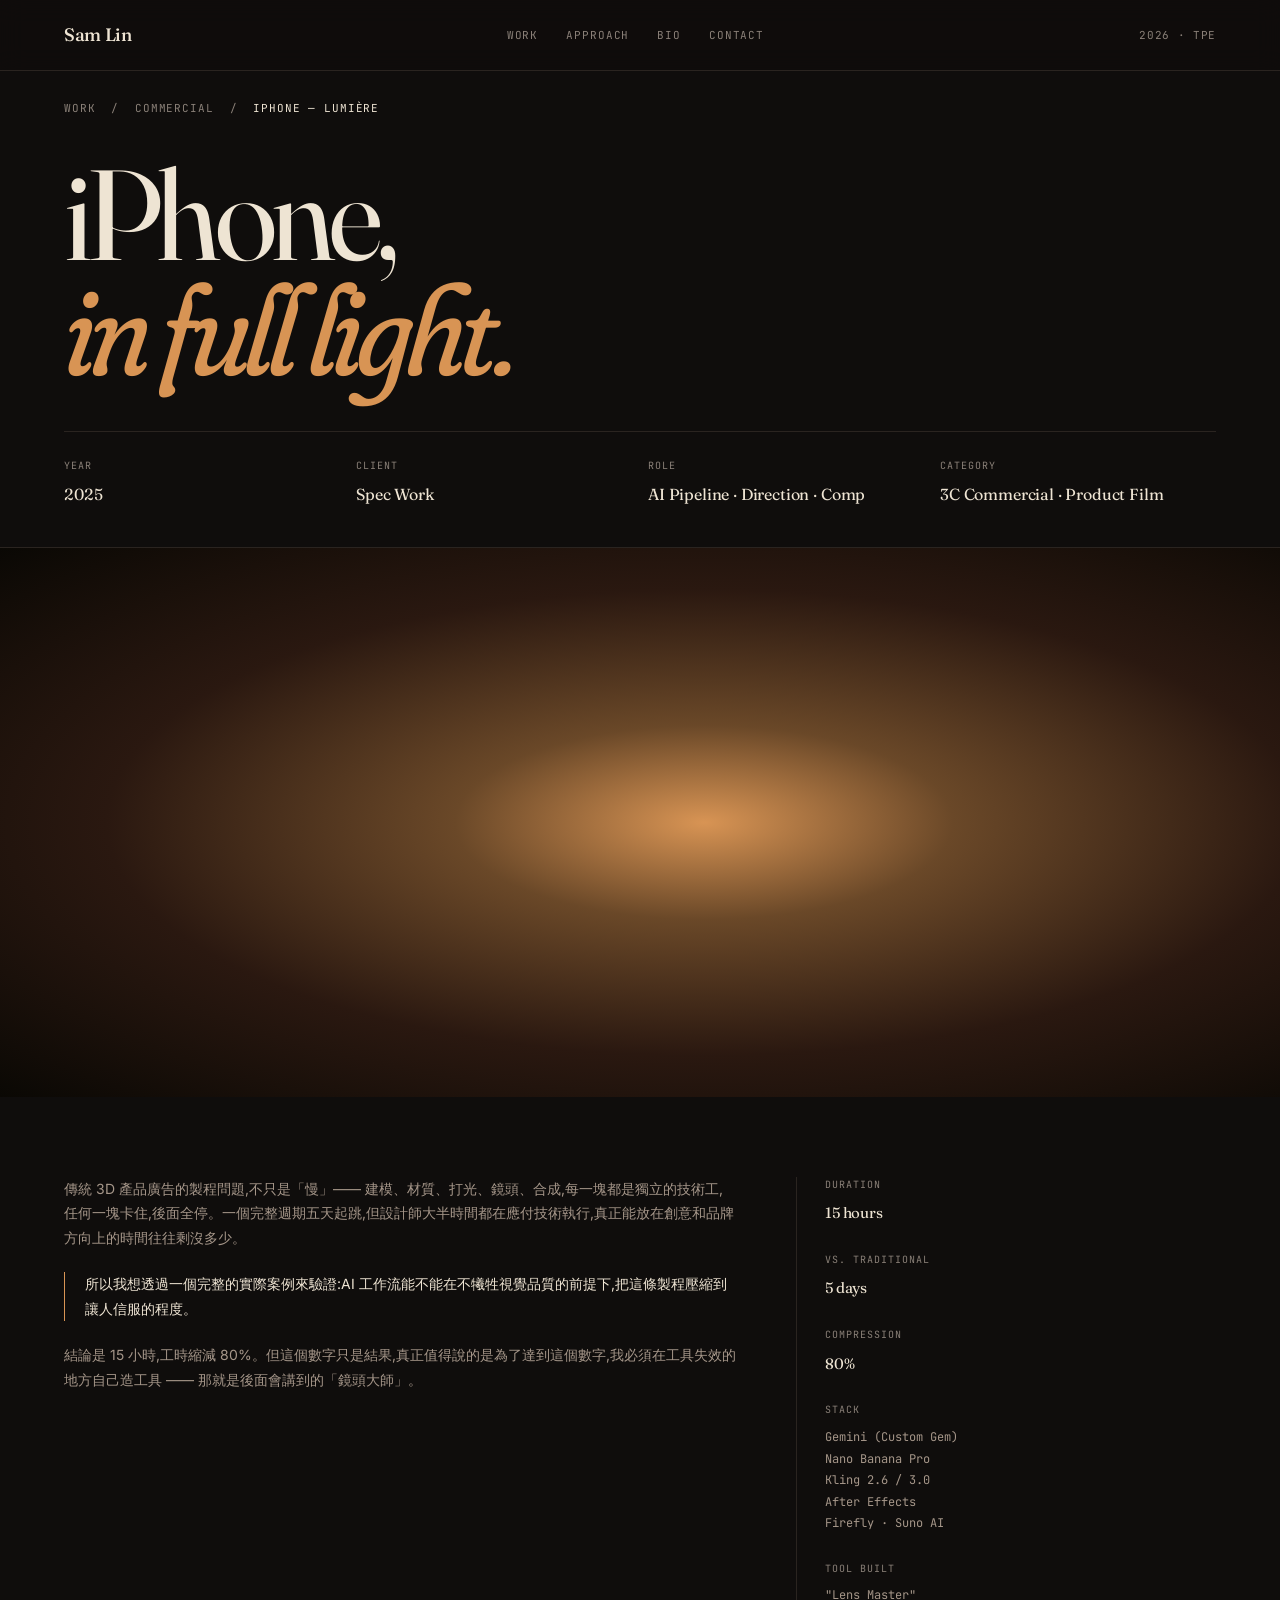
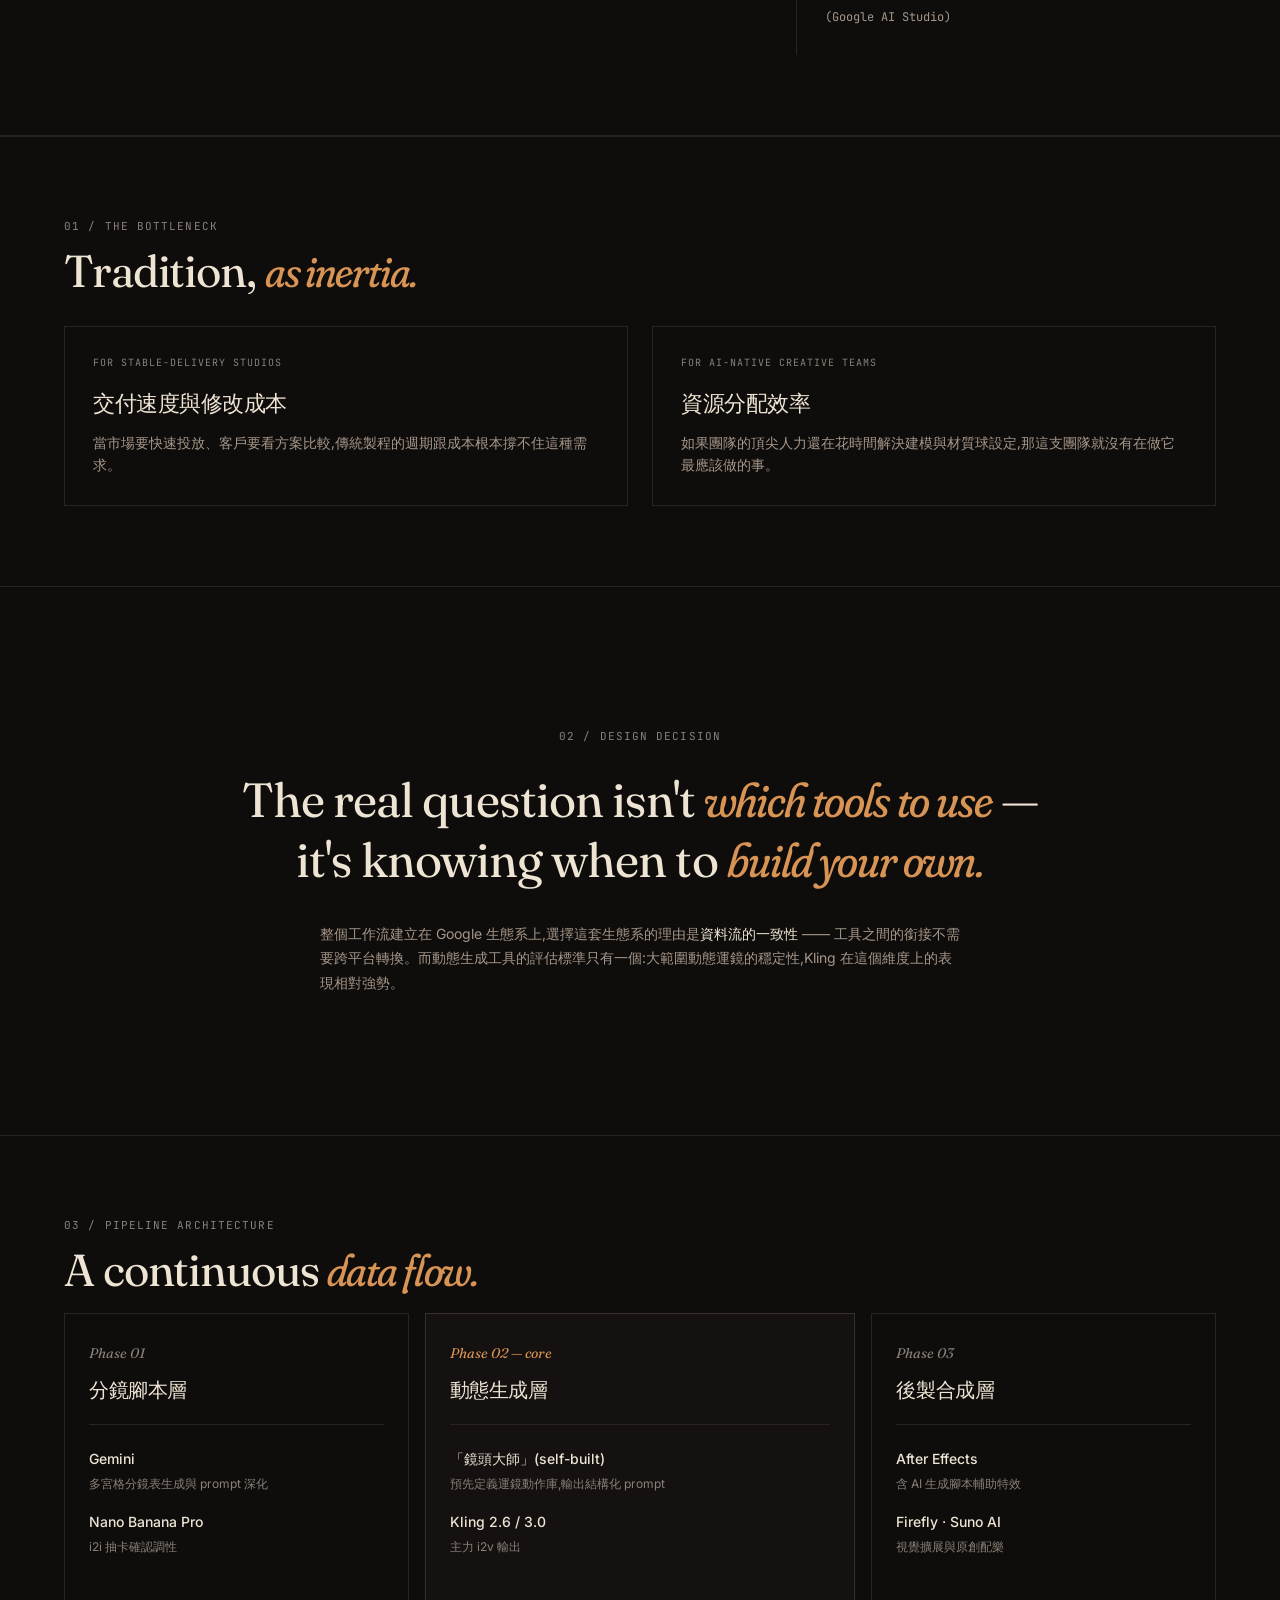
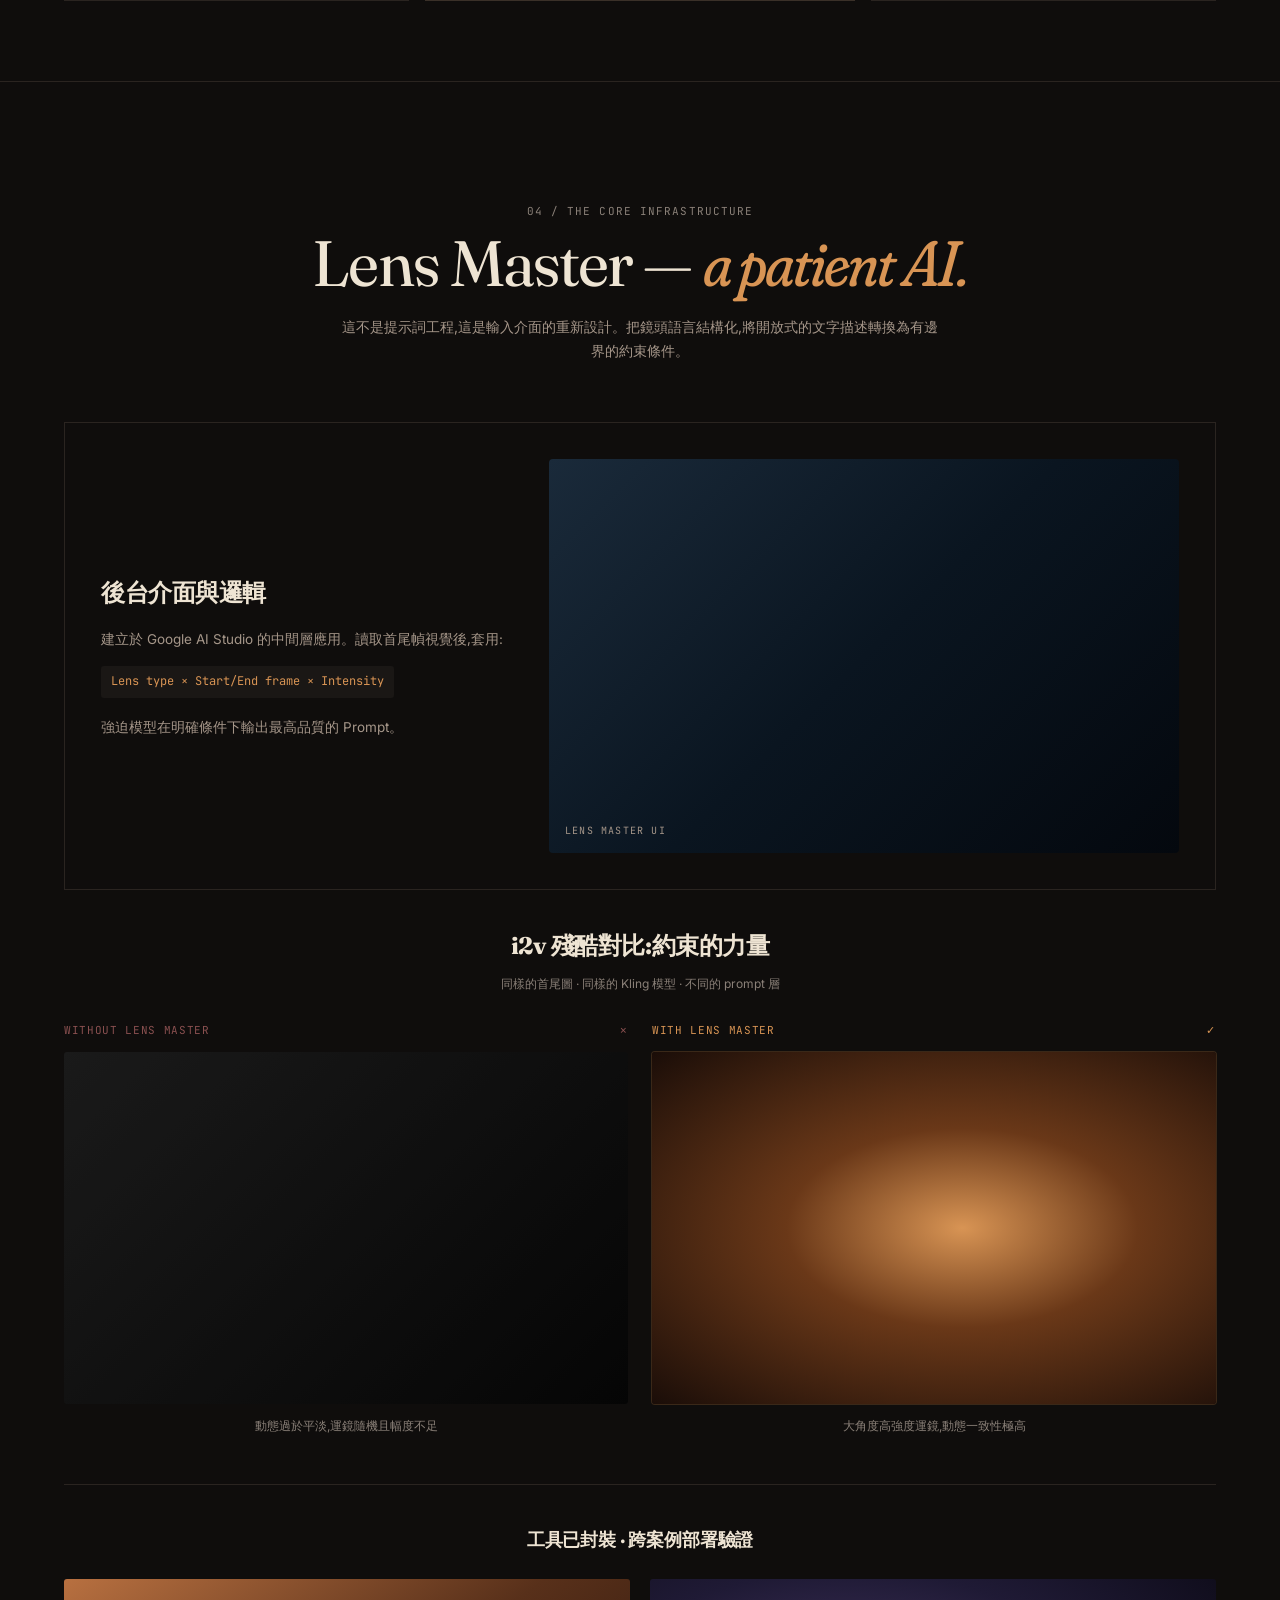
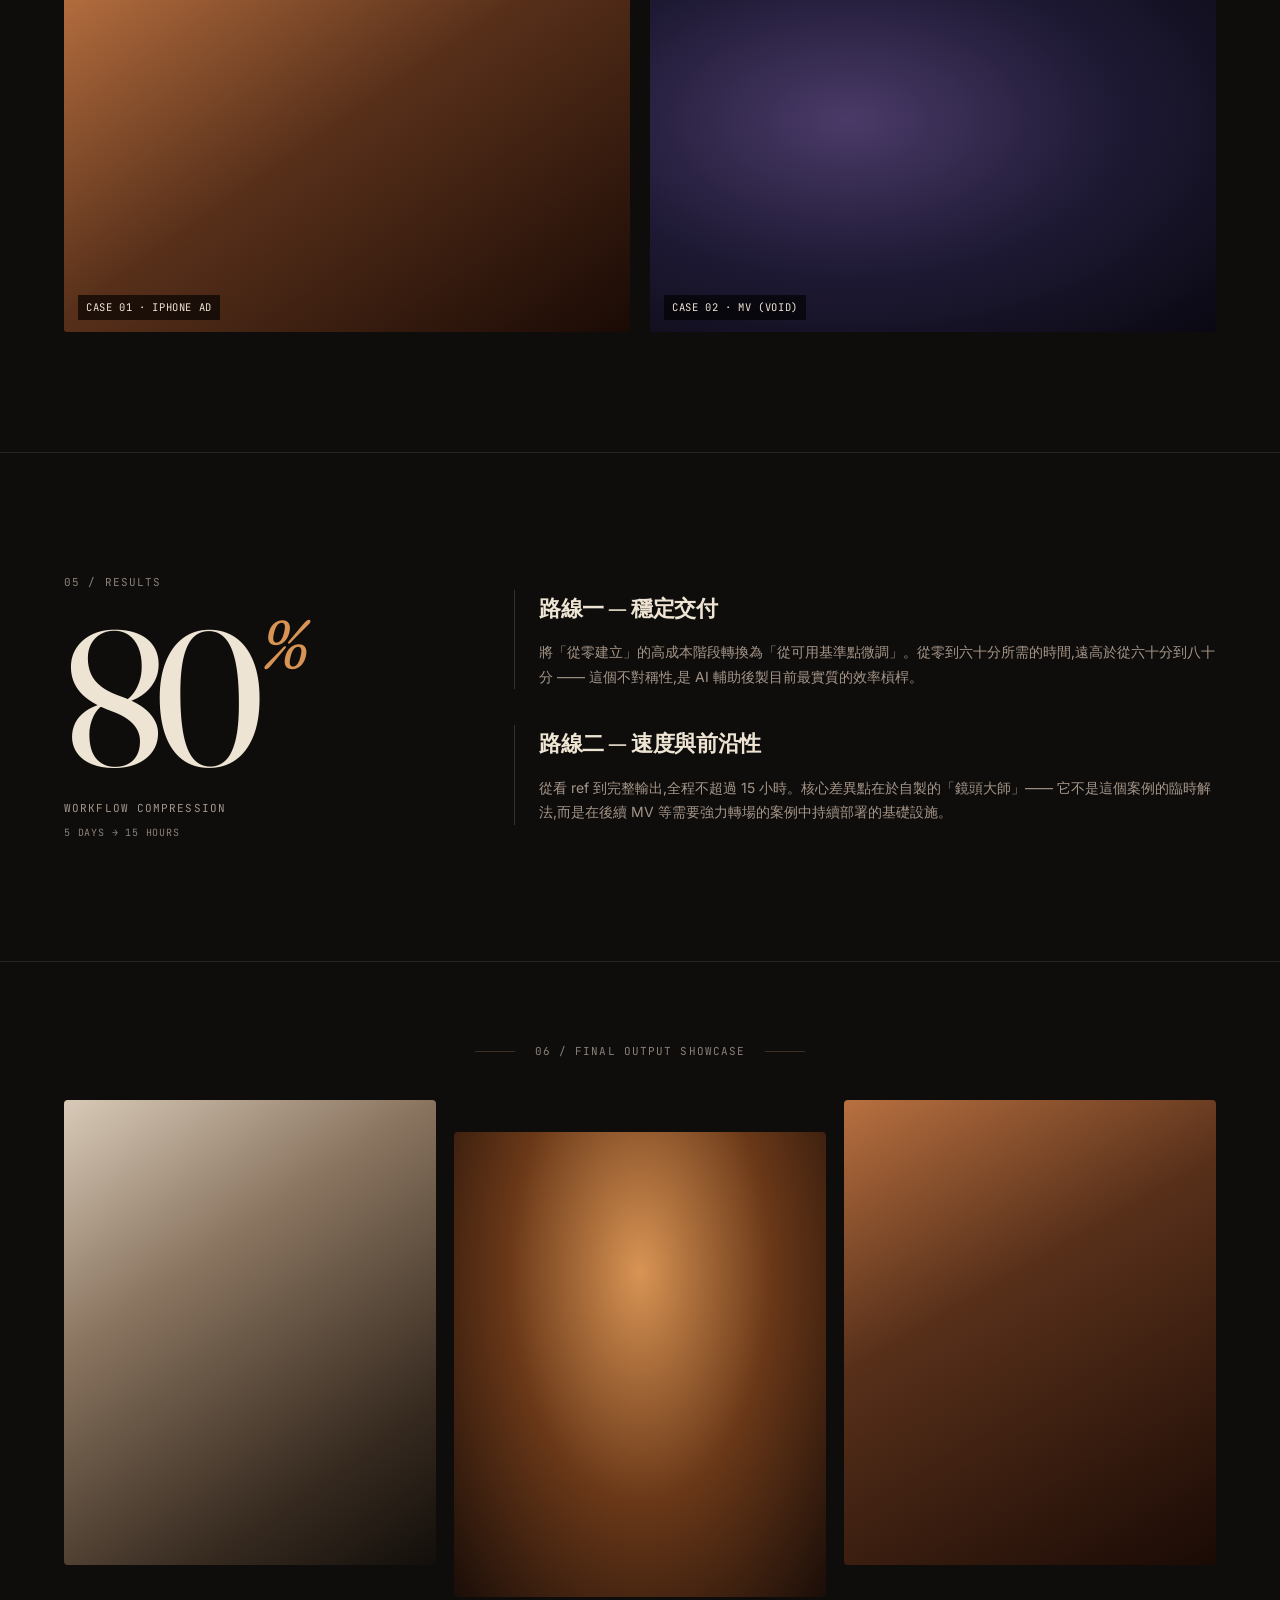
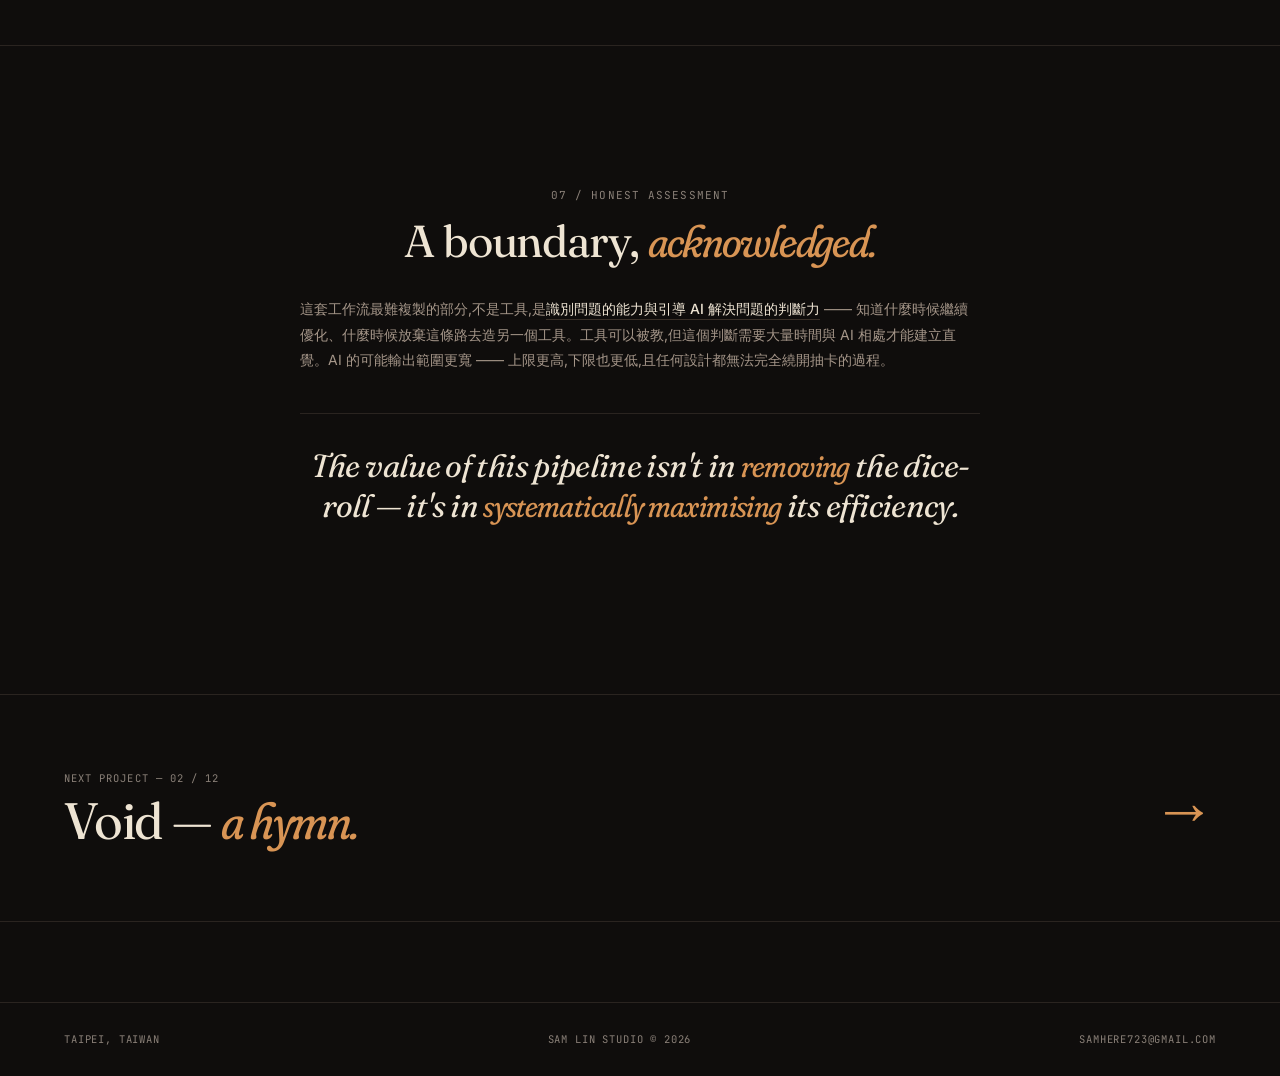
<file: work/iphone.html>
<!DOCTYPE html>
<html lang="en">
<head>
  <meta charset="UTF-8">
  <meta name="viewport" content="width=device-width, initial-scale=1.0">
  <title>iPhone — Lumière · Sam Lin</title>
  <meta name="description" content="AI-driven product animation: workflow rebuild. Traditional 5-day pipeline compressed to 15 hours.">
  <link rel="stylesheet" href="../styles/main.css">
</head>
<body>

  <!-- NAV -->
  <nav class="nav">
    <a href="../index.html" class="nav__logo">Sam Lin</a>
    <ul class="nav__links">
      <li><a href="../index.html#work">Work</a></li>
      <li><a href="../index.html#approach">Approach</a></li>
      <li><a href="../index.html#bio">Bio</a></li>
      <li><a href="../index.html#contact">Contact</a></li>
    </ul>
    <div class="nav__meta">2026 · TPE</div>
  </nav>

  <!-- BREADCRUMB -->
  <div class="cs-breadcrumb">
    <a href="../index.html#work">Work</a> &nbsp;/&nbsp; <a href="../index.html#work">Commercial</a> &nbsp;/&nbsp; <span class="cur">iPhone — Lumière</span>
  </div>

  <!-- TITLE BLOCK -->
  <div class="cs-title-block">
    <h1 class="cs-title">iPhone,<br><em>in full light.</em></h1>
    <div class="cs-meta-row">
      <div class="cs-meta-cell"><div class="l">Year</div><div class="v">2025</div></div>
      <div class="cs-meta-cell"><div class="l">Client</div><div class="v">Spec Work</div></div>
      <div class="cs-meta-cell"><div class="l">Role</div><div class="v">AI Pipeline · Direction · Comp</div></div>
      <div class="cs-meta-cell"><div class="l">Category</div><div class="v">3C Commercial · Product Film</div></div>
    </div>
  </div>

  <!-- HERO VIDEO -->
  <div class="cs-hero-video">
    <!-- Replace src with your real YouTube embed URL -->
    <iframe
      src="https://www.youtube.com/embed/KLMjMcn04oM?autoplay=1&mute=1&loop=1&playlist=KLMjMcn04oM&rel=0&controls=1"
      title="iPhone Final v2"
      allow="accelerometer; autoplay; clipboard-write; encrypted-media; gyroscope; picture-in-picture"
      allowfullscreen>
    </iframe>
  </div>

  <!-- INTRO -->
  <div class="cs-intro">
    <div>
      <p>傳統 3D 產品廣告的製程問題,不只是「慢」—— 建模、材質、打光、鏡頭、合成,每一塊都是獨立的技術工,任何一塊卡住,後面全停。一個完整週期五天起跳,但設計師大半時間都在應付技術執行,真正能放在創意和品牌方向上的時間往往剩沒多少。</p>
      <p class="hl">所以我想透過一個完整的實際案例來驗證:AI 工作流能不能在不犧牲視覺品質的前提下,把這條製程壓縮到讓人信服的程度。</p>
      <p>結論是 15 小時,工時縮減 80%。但這個數字只是結果,真正值得說的是為了達到這個數字,我必須在工具失效的地方自己造工具 —— 那就是後面會講到的「鏡頭大師」。</p>
    </div>
    <div class="cs-side">
      <div class="cs-side__block"><div class="cs-side__label">Duration</div><div class="cs-side__value">15 hours</div></div>
      <div class="cs-side__block"><div class="cs-side__label">Vs. traditional</div><div class="cs-side__value">5 days</div></div>
      <div class="cs-side__block"><div class="cs-side__label">Compression</div><div class="cs-side__value">80%</div></div>
      <div class="cs-side__block"><div class="cs-side__label">Stack</div><div class="cs-side__list">Gemini (Custom Gem)<br>Nano Banana Pro<br>Kling 2.6 / 3.0<br>After Effects<br>Firefly · Suno AI</div></div>
      <div class="cs-side__block"><div class="cs-side__label">Tool built</div><div class="cs-side__list">"Lens Master"<br>(Google AI Studio)</div></div>
    </div>
  </div>

  <!-- SECTION 01: BOTTLENECK -->
  <section class="section">
    <div class="container">
      <div class="section__meta">01 / The bottleneck</div>
      <h2 class="display-s">Tradition, <em>as inertia.</em></h2>
      <div style="display: grid; grid-template-columns: 1fr 1fr; gap: 24px; margin-top: 32px;">
        <div class="card">
          <div class="card__label">For stable-delivery studios</div>
          <div class="card__title">交付速度與修改成本</div>
          <div class="card__body">當市場要快速投放、客戶要看方案比較,傳統製程的週期跟成本根本撐不住這種需求。</div>
        </div>
        <div class="card">
          <div class="card__label">For AI-native creative teams</div>
          <div class="card__title">資源分配效率</div>
          <div class="card__body">如果團隊的頂尖人力還在花時間解決建模與材質球設定,那這支團隊就沒有在做它最應該做的事。</div>
        </div>
      </div>
    </div>
  </section>

  <!-- SECTION 02: DESIGN DECISION (QUOTE) -->
  <section class="quote-section">
    <div class="container">
      <div class="section__meta">02 / Design decision</div>
      <blockquote class="quote">The real question isn't <em>which tools to use</em> — it's knowing when to <em>build your own.</em></blockquote>
      <p style="max-width: 640px; margin: 32px auto 0; font-size: 14px; line-height: 1.75; color: var(--text-muted); text-align: left;">
        整個工作流建立在 Google 生態系上,選擇這套生態系的理由是<strong style="color: var(--text); font-weight: 500;">資料流的一致性</strong> —— 工具之間的銜接不需要跨平台轉換。而動態生成工具的評估標準只有一個:大範圍動態運鏡的穩定性,Kling 在這個維度上的表現相對強勢。
      </p>
    </div>
  </section>

  <!-- SECTION 03: PIPELINE -->
  <section class="section">
    <div class="container">
      <div class="section__meta">03 / Pipeline architecture</div>
      <h2 class="display-s">A continuous <em>data flow.</em></h2>

      <div class="cs-pipeline">
        <div class="cs-phase">
          <div class="cs-phase__label">Phase 01</div>
          <div class="cs-phase__title">分鏡腳本層</div>
          <div class="cs-phase__tool">
            <div class="cs-phase__tool-name">Gemini</div>
            <div class="cs-phase__tool-desc">多宮格分鏡表生成與 prompt 深化</div>
          </div>
          <div class="cs-phase__tool">
            <div class="cs-phase__tool-name">Nano Banana Pro</div>
            <div class="cs-phase__tool-desc">i2i 抽卡確認調性</div>
          </div>
        </div>

        <div class="cs-phase cs-phase--core">
          <div class="cs-phase__label">Phase 02 — core</div>
          <div class="cs-phase__title">動態生成層</div>
          <div class="cs-phase__tool">
            <div class="cs-phase__tool-name">「鏡頭大師」(self-built)</div>
            <div class="cs-phase__tool-desc">預先定義運鏡動作庫,輸出結構化 prompt</div>
          </div>
          <div class="cs-phase__tool">
            <div class="cs-phase__tool-name">Kling 2.6 / 3.0</div>
            <div class="cs-phase__tool-desc">主力 i2v 輸出</div>
          </div>
        </div>

        <div class="cs-phase">
          <div class="cs-phase__label">Phase 03</div>
          <div class="cs-phase__title">後製合成層</div>
          <div class="cs-phase__tool">
            <div class="cs-phase__tool-name">After Effects</div>
            <div class="cs-phase__tool-desc">含 AI 生成腳本輔助特效</div>
          </div>
          <div class="cs-phase__tool">
            <div class="cs-phase__tool-name">Firefly · Suno AI</div>
            <div class="cs-phase__tool-desc">視覺擴展與原創配樂</div>
          </div>
        </div>
      </div>
    </div>
  </section>

  <!-- SECTION 04: LENS MASTER -->
  <section class="section-lg section">
    <div class="container">
      <div class="center" style="margin-bottom: 60px;">
        <div class="section__meta">04 / The core infrastructure</div>
        <h2 class="display-m" style="margin-bottom: 20px;">Lens Master — <em>a patient AI.</em></h2>
        <p style="max-width: 600px; margin: 0 auto; font-size: 14px; line-height: 1.7; color: var(--text-muted);">
          這不是提示詞工程,這是輸入介面的重新設計。把鏡頭語言結構化,將開放式的文字描述轉換為有邊界的約束條件。
        </p>
      </div>

      <!-- UI + description -->
      <div style="display: grid; grid-template-columns: 1fr 1.5fr; gap: 28px; border: 1px solid var(--border); padding: 36px; margin-bottom: 36px; align-items: center;">
        <div>
          <h3 style="font-family: var(--font-display); font-size: 24px; letter-spacing: -0.02em; margin-bottom: 16px;">後台介面與邏輯</h3>
          <p style="font-size: 13.5px; line-height: 1.75; color: var(--text-muted); margin-bottom: 14px;">建立於 Google AI Studio 的中間層應用。讀取首尾幀視覺後,套用:</p>
          <code style="font-family: var(--font-mono); font-size: 12px; background: var(--bg-elevated); padding: 6px 10px; border-radius: 3px; color: var(--accent); display: inline-block;">Lens type × Start/End frame × Intensity</code>
          <p style="font-size: 13.5px; line-height: 1.75; color: var(--text-muted); margin-top: 18px;">強迫模型在明確條件下輸出最高品質的 Prompt。</p>
        </div>
        <!-- Replace with screenshot -->
        <div style="aspect-ratio: 16/10; background: linear-gradient(135deg, #1a2a3a 0%, #0a1520 50%, #04080e 100%); border-radius: 4px; position: relative;">
          <span style="position: absolute; left: 16px; bottom: 14px; font-family: var(--font-mono); font-size: 10px; letter-spacing: 0.12em; color: var(--text-muted);">LENS MASTER UI</span>
        </div>
      </div>

      <!-- A/B comparison -->
      <div class="center" style="margin: 16px 0 28px;">
        <h3 style="font-family: var(--font-display); font-size: 24px; letter-spacing: -0.02em; margin-bottom: 8px;">i2v 殘酷對比:約束的力量</h3>
        <p style="font-size: 12px; color: var(--text-dim);">同樣的首尾圖 · 同樣的 Kling 模型 · 不同的 prompt 層</p>
      </div>

      <div style="display: grid; grid-template-columns: 1fr 1fr; gap: 24px;">
        <div>
          <div style="display: flex; justify-content: space-between; margin-bottom: 12px; font-family: var(--font-mono); font-size: 11px; letter-spacing: 0.06em; text-transform: uppercase; color: #8a5050;">
            <span>Without Lens Master</span><span>✕</span>
          </div>
          <!-- Replace with GIF -->
          <div style="aspect-ratio: 16/10; background: linear-gradient(135deg, #2a2420 0%, #1a1512 50%, #0a0706 100%); filter: grayscale(1) brightness(0.7); border-radius: 3px;"></div>
          <p style="text-align: center; font-size: 12px; color: var(--text-dim); margin-top: 12px;">動態過於平淡,運鏡隨機且幅度不足</p>
        </div>
        <div>
          <div style="display: flex; justify-content: space-between; margin-bottom: 12px; font-family: var(--font-mono); font-size: 11px; letter-spacing: 0.06em; text-transform: uppercase; color: var(--accent);">
            <span>With Lens Master</span><span>✓</span>
          </div>
          <!-- Replace with GIF -->
          <div style="aspect-ratio: 16/10; background: radial-gradient(ellipse at 55% 50%, #d89454 0%, #6a3818 40%, #1a0d08 100%); border-radius: 3px; box-shadow: 0 0 0 1px var(--accent-deep);"></div>
          <p style="text-align: center; font-size: 12px; color: var(--text-dim); margin-top: 12px;">大角度高強度運鏡,動態一致性極高</p>
        </div>
      </div>

      <!-- Cross-project -->
      <div style="padding-top: 40px; border-top: 1px solid var(--border); margin-top: 48px;">
        <div class="center" style="margin-bottom: 24px;">
          <h3 style="font-family: var(--font-display); font-size: 18px; letter-spacing: -0.01em; color: var(--text);">工具已封裝 · 跨案例部署驗證</h3>
        </div>
        <div style="display: grid; grid-template-columns: 1fr 1fr; gap: 20px;">
          <div style="aspect-ratio: 16/10; background: linear-gradient(145deg, #b87040 0%, #58301a 45%, #1a0a05 100%); border-radius: 3px; position: relative;">
            <span style="position: absolute; left: 14px; bottom: 12px; font-family: var(--font-mono); font-size: 10.5px; color: var(--text); background: rgba(0,0,0,0.65); padding: 4px 8px; letter-spacing: 0.06em; text-transform: uppercase;">Case 01 · iPhone Ad</span>
          </div>
          <div style="aspect-ratio: 16/10; background: radial-gradient(ellipse at 35% 40%, #4a3a68 0%, #1f1a35 50%, #0a0812 100%); border-radius: 3px; position: relative;">
            <span style="position: absolute; left: 14px; bottom: 12px; font-family: var(--font-mono); font-size: 10.5px; color: var(--text); background: rgba(0,0,0,0.65); padding: 4px 8px; letter-spacing: 0.06em; text-transform: uppercase;">Case 02 · MV (Void)</span>
          </div>
        </div>
      </div>
    </div>
  </section>

  <!-- SECTION 05: RESULTS -->
  <section class="section-lg section">
    <div class="container" style="display: grid; grid-template-columns: 1fr 1.8fr; gap: 60px;">
      <div>
        <div class="section__meta">05 / Results</div>
        <div class="cs-bignum" style="margin-top: 24px;">80<em>%</em></div>
        <div class="meta" style="margin-top: 20px; color: var(--text-muted);">Workflow compression</div>
        <div class="meta meta-sm" style="margin-top: 8px;">5 days → 15 hours</div>
      </div>
      <div style="display: flex; flex-direction: column; justify-content: center; gap: 36px;">
        <div class="cs-benefit">
          <h3>路線一 — 穩定交付</h3>
          <p>將「從零建立」的高成本階段轉換為「從可用基準點微調」。從零到六十分所需的時間,遠高於從六十分到八十分 —— 這個不對稱性,是 AI 輔助後製目前最實質的效率槓桿。</p>
        </div>
        <div class="cs-benefit">
          <h3>路線二 — 速度與前沿性</h3>
          <p>從看 ref 到完整輸出,全程不超過 15 小時。核心差異點在於自製的「鏡頭大師」—— 它不是這個案例的臨時解法,而是在後續 MV 等需要強力轉場的案例中持續部署的基礎設施。</p>
        </div>
      </div>
    </div>
  </section>

  <!-- SECTION 06: FINAL OUTPUT SHOWCASE -->
  <section class="section">
    <div class="container">
      <div class="center" style="margin-bottom: 40px; display: flex; align-items: center; justify-content: center; gap: 20px;">
        <span style="width: 40px; height: 1px; background: var(--border-strong);"></span>
        <span class="meta">06 / Final output showcase</span>
        <span style="width: 40px; height: 1px; background: var(--border-strong);"></span>
      </div>
      <div class="cs-showcase-grid">
        <!-- Replace with your stills -->
        <div class="cs-showcase-item" style="background: linear-gradient(145deg, #d8cab8 0%, #8a7560 35%, #3a2d22 75%, #120e0a 100%);"></div>
        <div class="cs-showcase-item cs-showcase-item--offset" style="background: radial-gradient(ellipse at 50% 30%, #d89454 0%, #6a3818 50%, #1a0d08 100%);"></div>
        <div class="cs-showcase-item" style="background: linear-gradient(150deg, #b87040 0%, #58301a 40%, #1a0a05 100%);"></div>
      </div>
    </div>
  </section>

  <!-- SECTION 07: HONEST ASSESSMENT -->
  <section class="quote-section">
    <div class="container">
      <div class="section__meta">07 / Honest assessment</div>
      <h2 class="display-s" style="margin-bottom: 32px;">A boundary, <em>acknowledged.</em></h2>
      <p style="max-width: 680px; margin: 0 auto 40px; font-size: 14px; line-height: 1.85; color: var(--text-muted); text-align: left;">
        這套工作流最難複製的部分,不是工具,是<strong style="color: var(--text); font-weight: 500; border-bottom: 1px solid var(--border-strong); padding-bottom: 2px;">識別問題的能力與引導 AI 解決問題的判斷力</strong> —— 知道什麼時候繼續優化、什麼時候放棄這條路去造另一個工具。工具可以被教,但這個判斷需要大量時間與 AI 相處才能建立直覺。AI 的可能輸出範圍更寬 —— 上限更高,下限也更低,且任何設計都無法完全繞開抽卡的過程。
      </p>
      <blockquote class="quote" style="padding-top: 32px; border-top: 1px solid var(--border); font-style: italic; font-size: clamp(22px, 3vw, 32px); max-width: 680px;">
        The value of this pipeline isn't in <em>removing</em> the dice-roll — it's in <em>systematically maximising</em> its efficiency.
      </blockquote>
    </div>
  </section>

  <!-- NEXT PROJECT -->
  <a href="void.html" class="cs-next" style="text-decoration: none;">
    <div>
      <div class="cs-next__label">Next project — 02 / 12</div>
      <div class="cs-next__title">Void — <em>a hymn.</em></div>
    </div>
    <div class="cs-next__arrow">→</div>
  </a>

  <!-- FOOTER -->
  <footer class="footer">
    <span>Taipei, Taiwan</span>
    <span>Sam Lin Studio © 2026</span>
    <span>samhere723@gmail.com</span>
  </footer>

</body>
</html>
</file>
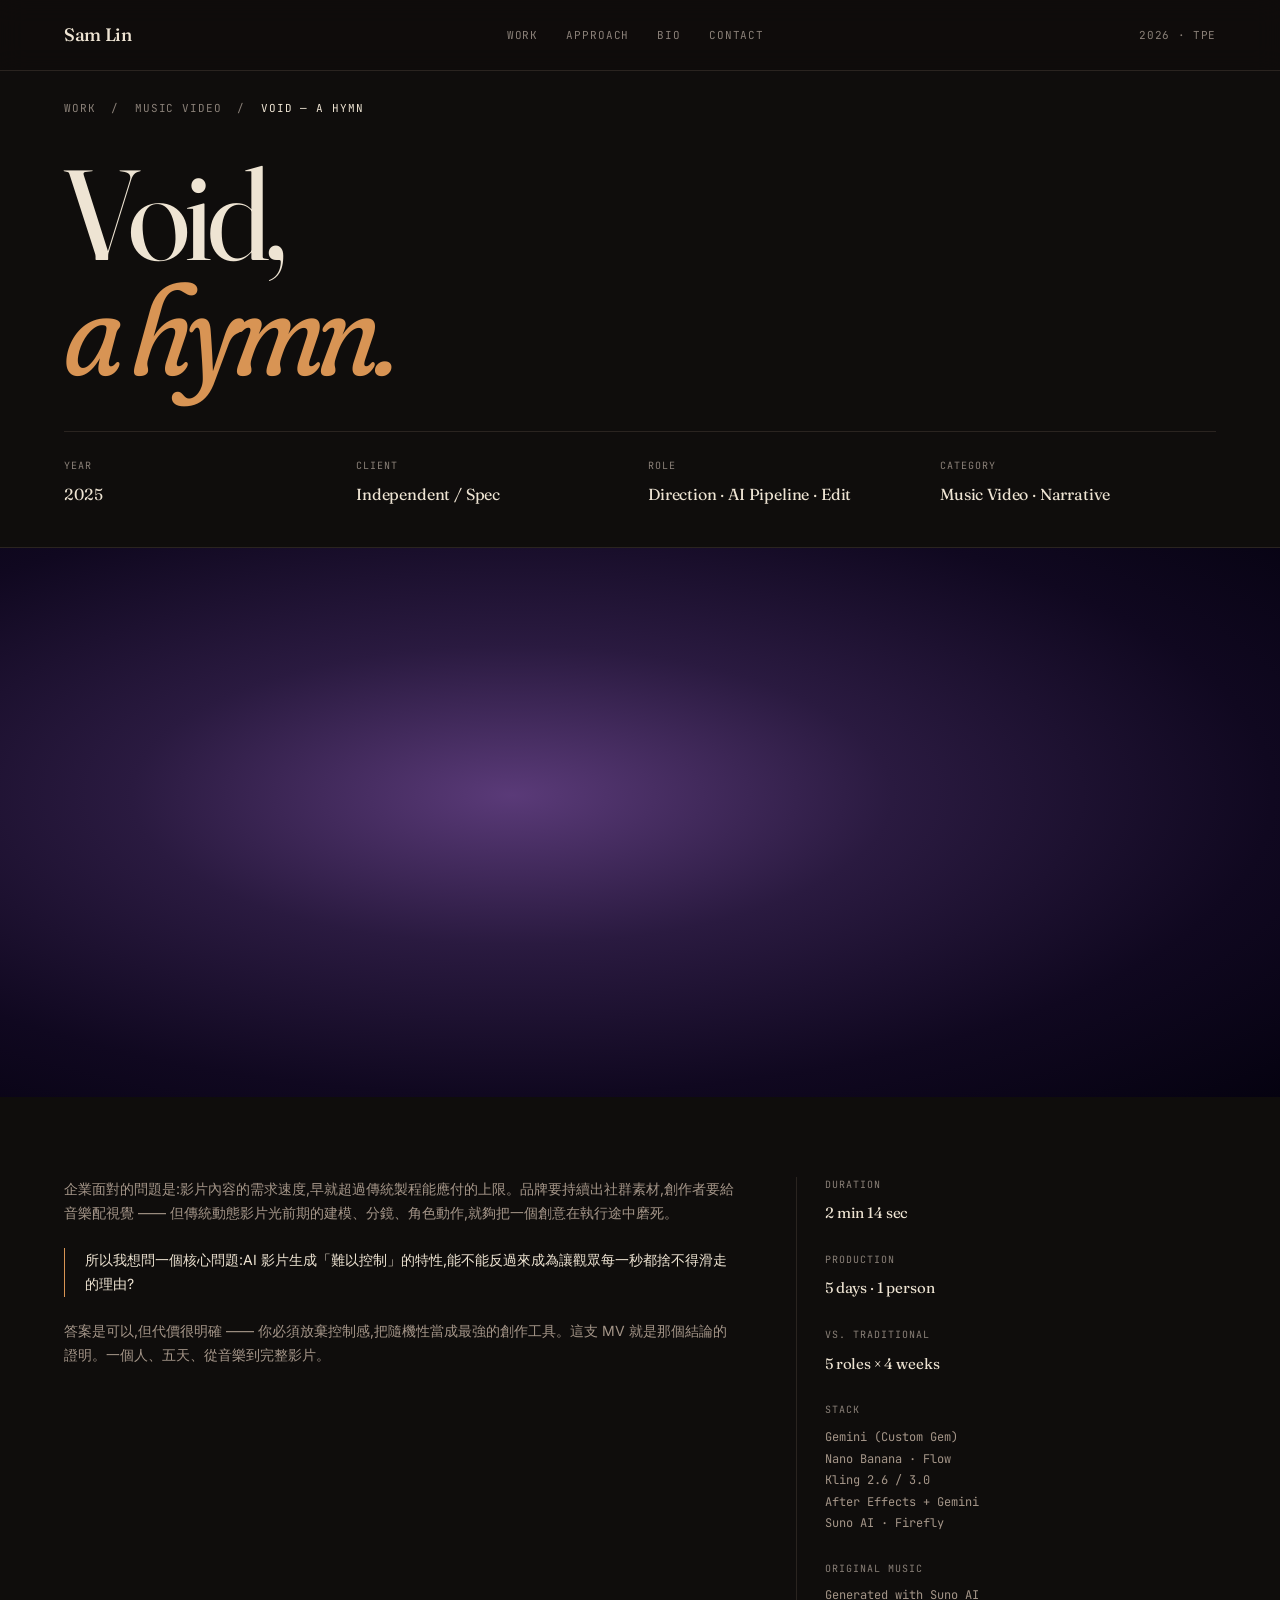
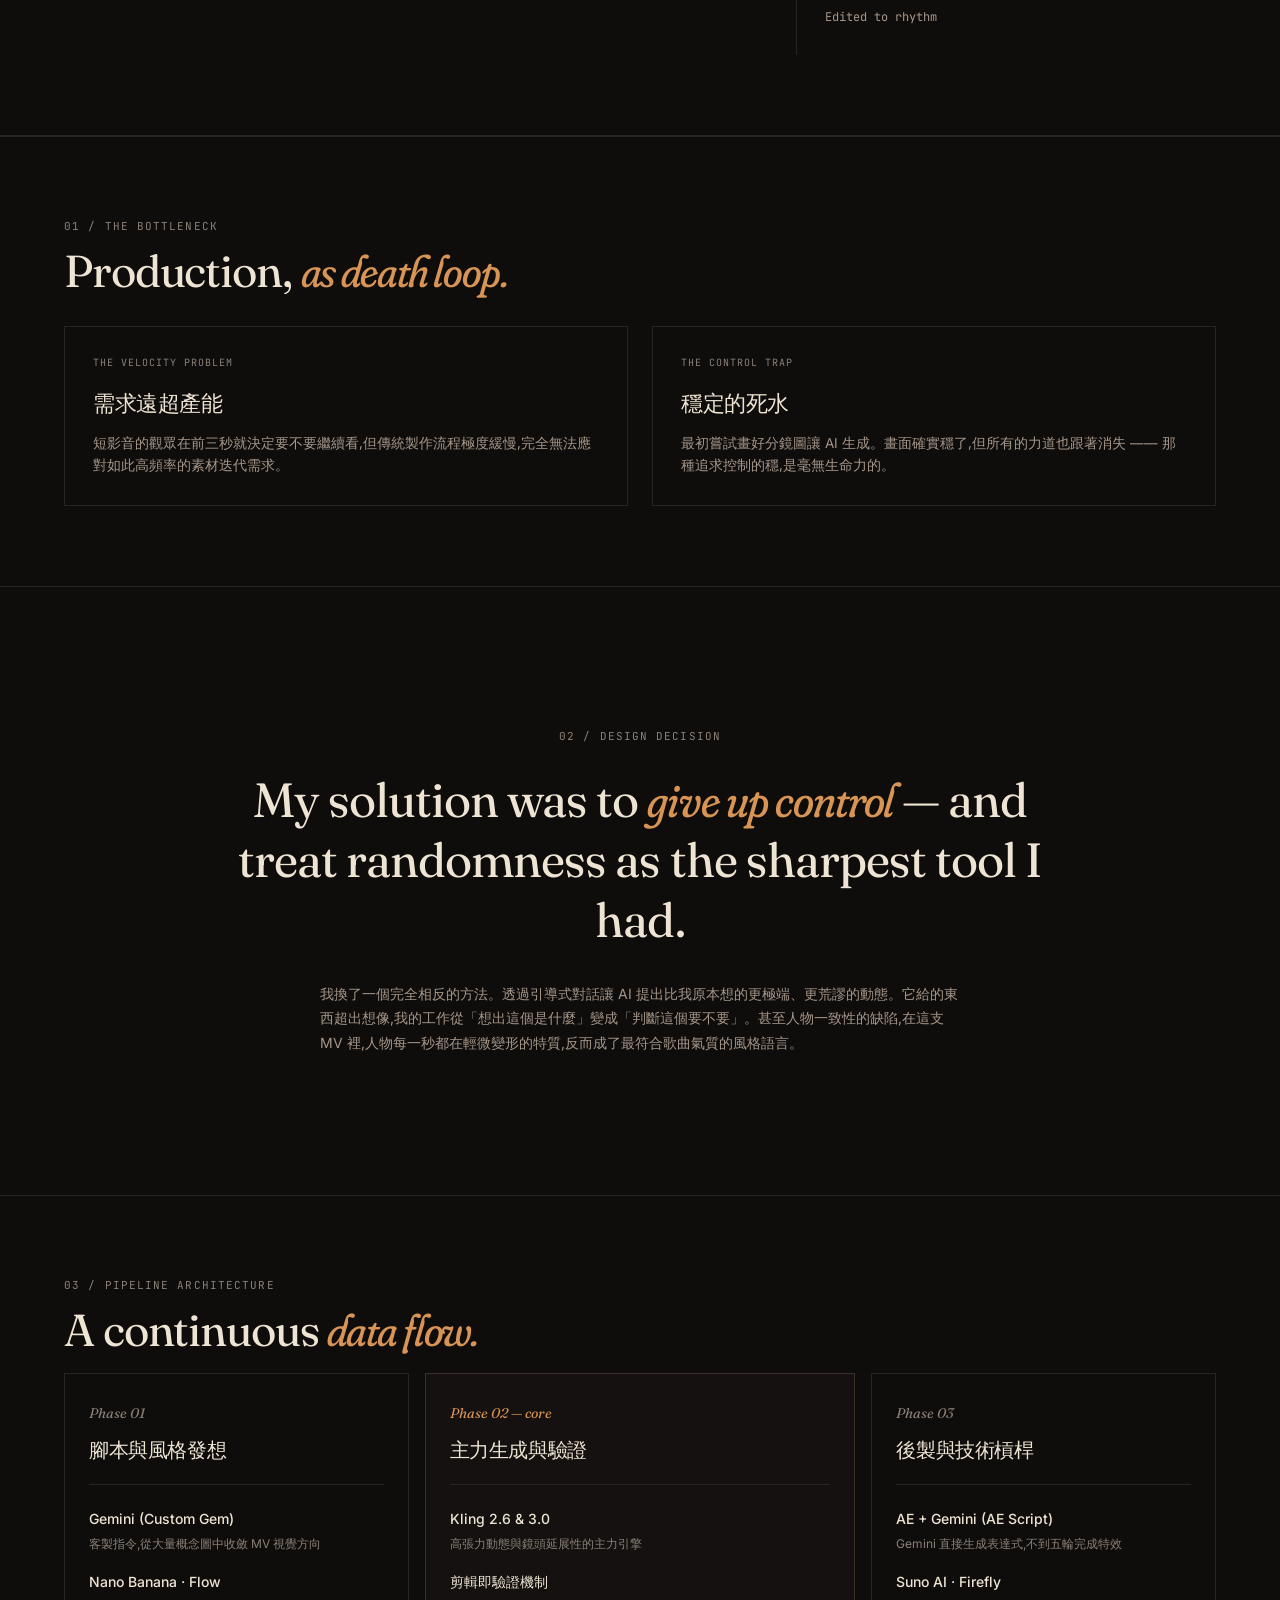
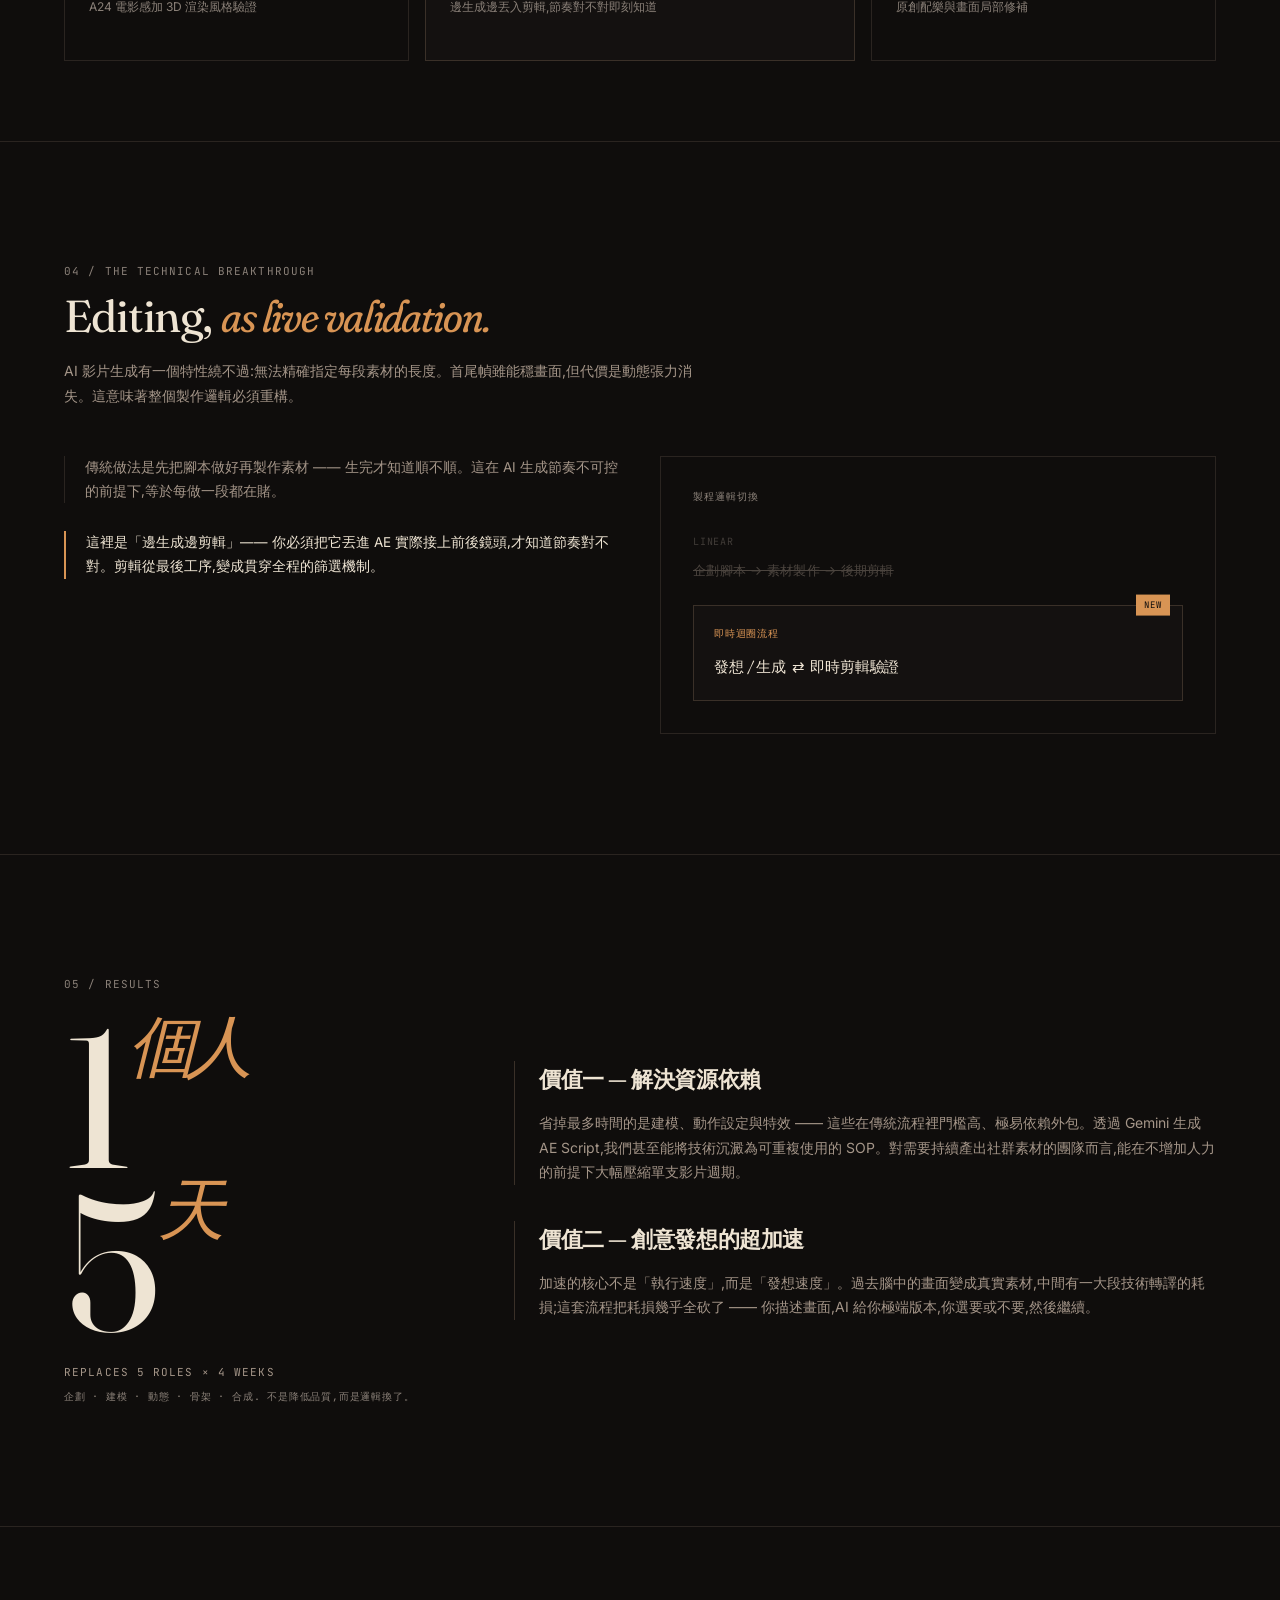
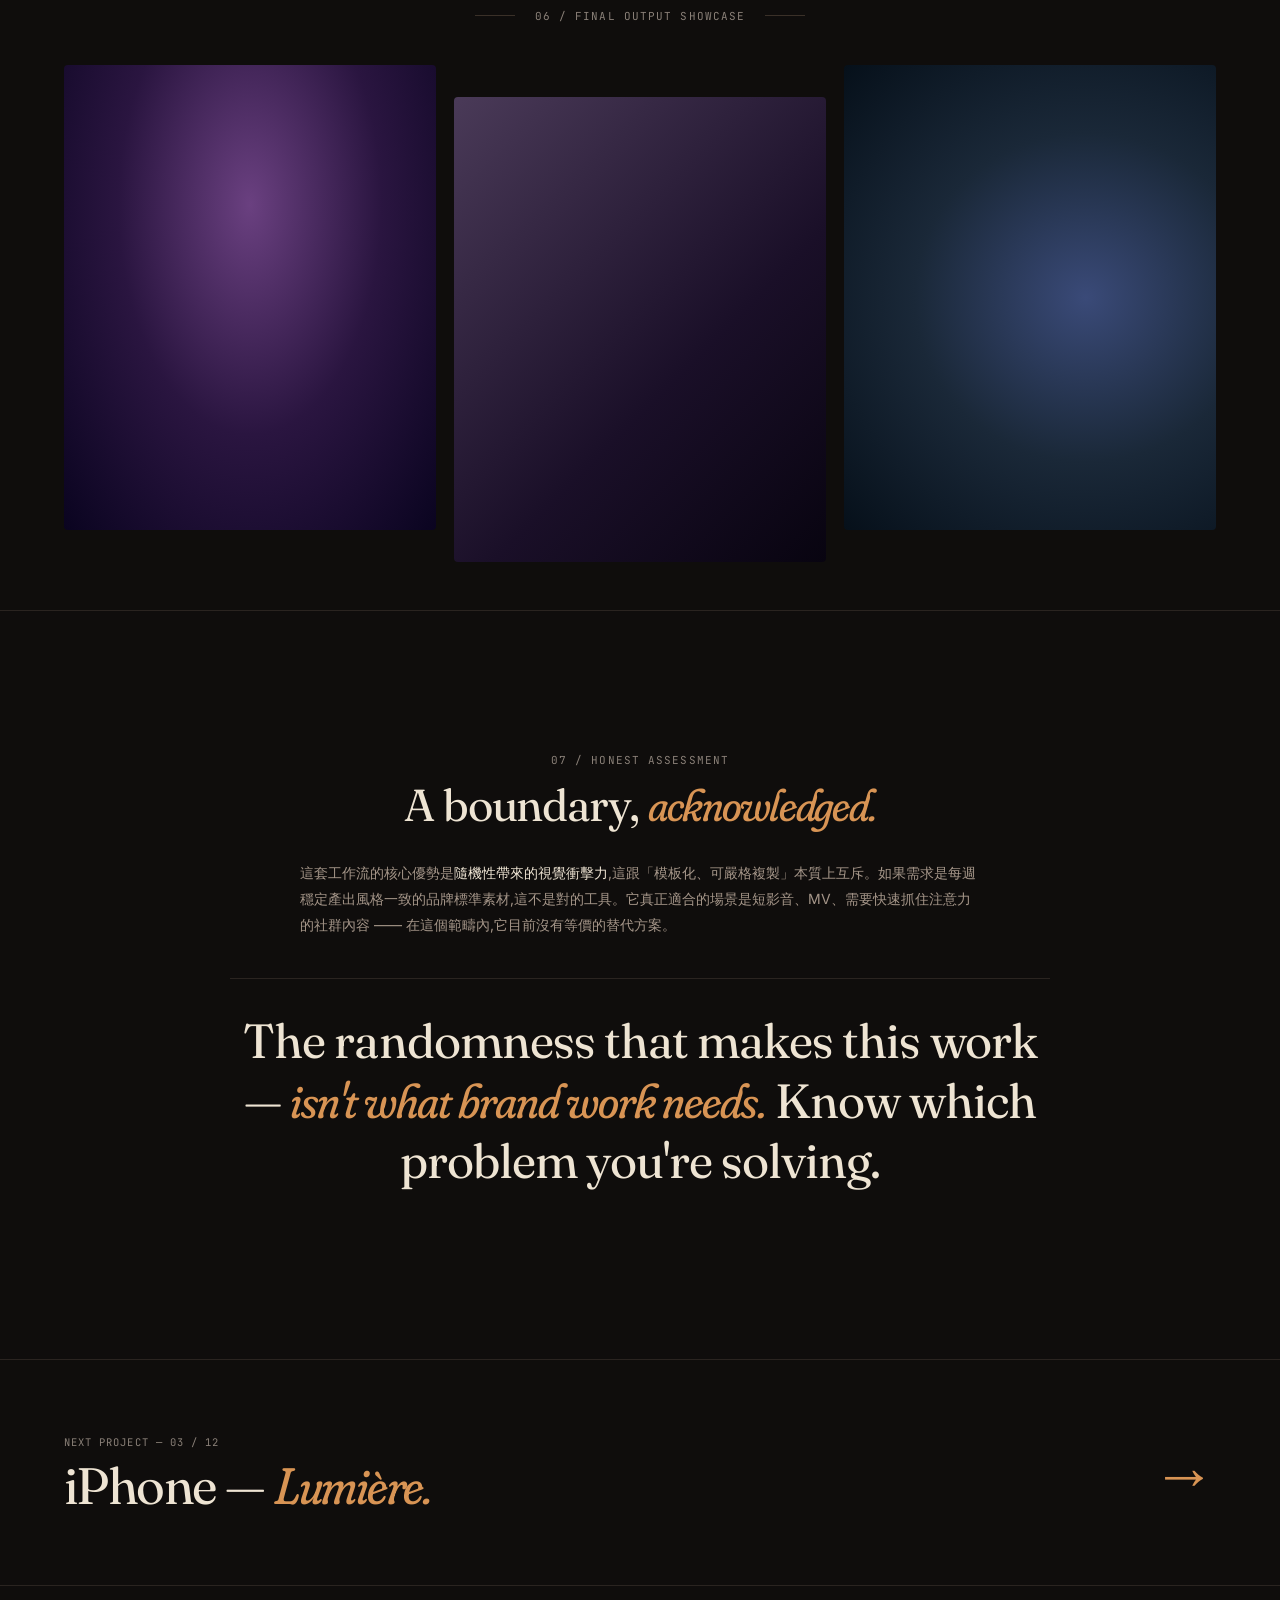
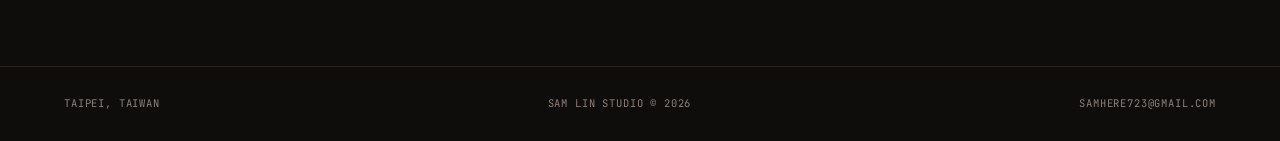
<file: work/void.html>
<!DOCTYPE html>
<html lang="en">
<head>
  <meta charset="UTF-8">
  <meta name="viewport" content="width=device-width, initial-scale=1.0">
  <title>Void — a hymn · Sam Lin</title>
  <meta name="description" content="AI music video: 1 person, 5 days, replaces 5 roles × 4 weeks. Treating randomness as the sharpest creative tool.">
  <link rel="stylesheet" href="../styles/main.css">
  <style>
    .cs-section04-grid { display: grid; grid-template-columns: 1fr 1fr; gap: 40px; align-items: start; }
    .cs-section05-grid { display: grid; grid-template-columns: 1fr 1.8fr; gap: 60px; }
    @media (max-width: 860px) {
      .cs-section04-grid { grid-template-columns: 1fr; gap: 28px; }
      .cs-section05-grid { grid-template-columns: 1fr; gap: 36px; }
      .cs-bignum { font-size: clamp(80px, 20vw, 140px); }
    }
  </style>
</head>
<body>

  <!-- NAV -->
  <nav class="nav">
    <a href="../index.html" class="nav__logo">Sam Lin</a>
    <ul class="nav__links">
      <li><a href="../index.html#work">Work</a></li>
      <li><a href="../index.html#approach">Approach</a></li>
      <li><a href="../index.html#bio">Bio</a></li>
      <li><a href="../index.html#contact">Contact</a></li>
    </ul>
    <div class="nav__meta">2026 · TPE</div>
  </nav>

  <!-- BREADCRUMB -->
  <div class="cs-breadcrumb">
    <a href="../index.html#work">Work</a> &nbsp;/&nbsp; <a href="../index.html#work">Music Video</a> &nbsp;/&nbsp; <span class="cur">Void — a hymn</span>
  </div>

  <!-- TITLE BLOCK -->
  <div class="cs-title-block">
    <h1 class="cs-title">Void,<br><em>a hymn.</em></h1>
    <div class="cs-meta-row">
      <div class="cs-meta-cell"><div class="l">Year</div><div class="v">2025</div></div>
      <div class="cs-meta-cell"><div class="l">Client</div><div class="v">Independent / Spec</div></div>
      <div class="cs-meta-cell"><div class="l">Role</div><div class="v">Direction · AI Pipeline · Edit</div></div>
      <div class="cs-meta-cell"><div class="l">Category</div><div class="v">Music Video · Narrative</div></div>
    </div>
  </div>

  <!-- HERO VIDEO -->
  <div class="cs-hero-video" style="background: radial-gradient(ellipse at 40% 45%, #5a3a78 0%, #2a1a40 35%, #100820 70%, #050210 100%);">
    <iframe
      src="https://www.youtube.com/embed/0yIW3V-QObc?autoplay=1&mute=1&loop=1&playlist=0yIW3V-QObc&rel=0&controls=1"
      title="Void — a hymn"
      allow="accelerometer; autoplay; clipboard-write; encrypted-media; gyroscope; picture-in-picture"
      allowfullscreen>
    </iframe>
  </div>

  <!-- INTRO -->
  <div class="cs-intro">
    <div>
      <p>企業面對的問題是:影片內容的需求速度,早就超過傳統製程能應付的上限。品牌要持續出社群素材,創作者要給音樂配視覺 —— 但傳統動態影片光前期的建模、分鏡、角色動作,就夠把一個創意在執行途中磨死。</p>
      <p class="hl">所以我想問一個核心問題:AI 影片生成「難以控制」的特性,能不能反過來成為讓觀眾每一秒都捨不得滑走的理由?</p>
      <p>答案是可以,但代價很明確 —— 你必須放棄控制感,把隨機性當成最強的創作工具。這支 MV 就是那個結論的證明。一個人、五天、從音樂到完整影片。</p>
    </div>
    <div class="cs-side">
      <div class="cs-side__block"><div class="cs-side__label">Duration</div><div class="cs-side__value">2 min 14 sec</div></div>
      <div class="cs-side__block"><div class="cs-side__label">Production</div><div class="cs-side__value">5 days · 1 person</div></div>
      <div class="cs-side__block"><div class="cs-side__label">Vs. traditional</div><div class="cs-side__value">5 roles × 4 weeks</div></div>
      <div class="cs-side__block"><div class="cs-side__label">Stack</div><div class="cs-side__list">Gemini (Custom Gem)<br>Nano Banana · Flow<br>Kling 2.6 / 3.0<br>After Effects + Gemini<br>Suno AI · Firefly</div></div>
      <div class="cs-side__block"><div class="cs-side__label">Original music</div><div class="cs-side__list">Generated with Suno AI<br>Edited to rhythm</div></div>
    </div>
  </div>

  <!-- SECTION 01: BOTTLENECK -->
  <section class="section">
    <div class="container">
      <div class="section__meta">01 / The bottleneck</div>
      <h2 class="display-s">Production, <em>as death loop.</em></h2>
      <div style="display: grid; grid-template-columns: 1fr 1fr; gap: 24px; margin-top: 32px;">
        <div class="card">
          <div class="card__label">The velocity problem</div>
          <div class="card__title">需求遠超產能</div>
          <div class="card__body">短影音的觀眾在前三秒就決定要不要繼續看,但傳統製作流程極度緩慢,完全無法應對如此高頻率的素材迭代需求。</div>
        </div>
        <div class="card">
          <div class="card__label">The control trap</div>
          <div class="card__title">穩定的死水</div>
          <div class="card__body">最初嘗試畫好分鏡圖讓 AI 生成。畫面確實穩了,但所有的力道也跟著消失 —— 那種追求控制的穩,是毫無生命力的。</div>
        </div>
      </div>
    </div>
  </section>

  <!-- SECTION 02: DESIGN DECISION (QUOTE) -->
  <section class="quote-section">
    <div class="container">
      <div class="section__meta">02 / Design decision</div>
      <blockquote class="quote">My solution was to <em>give up control</em> — and treat randomness as the sharpest tool I had.</blockquote>
      <p style="max-width: 640px; margin: 32px auto 0; font-size: 14px; line-height: 1.75; color: var(--text-muted); text-align: left;">
        我換了一個完全相反的方法。透過引導式對話讓 AI 提出比我原本想的更極端、更荒謬的動態。它給的東西超出想像,我的工作從「想出這個是什麼」變成「判斷這個要不要」。甚至人物一致性的缺陷,在這支 MV 裡,人物每一秒都在輕微變形的特質,反而成了最符合歌曲氣質的風格語言。
      </p>
    </div>
  </section>

  <!-- SECTION 03: PIPELINE -->
  <section class="section">
    <div class="container">
      <div class="section__meta">03 / Pipeline architecture</div>
      <h2 class="display-s">A continuous <em>data flow.</em></h2>

      <div class="cs-pipeline">
        <div class="cs-phase">
          <div class="cs-phase__label">Phase 01</div>
          <div class="cs-phase__title">腳本與風格發想</div>
          <div class="cs-phase__tool">
            <div class="cs-phase__tool-name">Gemini (Custom Gem)</div>
            <div class="cs-phase__tool-desc">客製指令,從大量概念圖中收斂 MV 視覺方向</div>
          </div>
          <div class="cs-phase__tool">
            <div class="cs-phase__tool-name">Nano Banana · Flow</div>
            <div class="cs-phase__tool-desc">A24 電影感加 3D 渲染風格驗證</div>
          </div>
        </div>

        <div class="cs-phase cs-phase--core">
          <div class="cs-phase__label">Phase 02 — core</div>
          <div class="cs-phase__title">主力生成與驗證</div>
          <div class="cs-phase__tool">
            <div class="cs-phase__tool-name">Kling 2.6 &amp; 3.0</div>
            <div class="cs-phase__tool-desc">高張力動態與鏡頭延展性的主力引擎</div>
          </div>
          <div class="cs-phase__tool">
            <div class="cs-phase__tool-name">剪輯即驗證機制</div>
            <div class="cs-phase__tool-desc">邊生成邊丟入剪輯,節奏對不對即刻知道</div>
          </div>
        </div>

        <div class="cs-phase">
          <div class="cs-phase__label">Phase 03</div>
          <div class="cs-phase__title">後製與技術槓桿</div>
          <div class="cs-phase__tool">
            <div class="cs-phase__tool-name">AE + Gemini (AE Script)</div>
            <div class="cs-phase__tool-desc">Gemini 直接生成表達式,不到五輪完成特效</div>
          </div>
          <div class="cs-phase__tool">
            <div class="cs-phase__tool-name">Suno AI · Firefly</div>
            <div class="cs-phase__tool-desc">原創配樂與畫面局部修補</div>
          </div>
        </div>
      </div>
    </div>
  </section>

  <!-- SECTION 04: EDITING AS LIVE VALIDATION -->
  <section class="section-lg section">
    <div class="container">
      <div class="section__meta">04 / The technical breakthrough</div>
      <h2 class="display-s" style="margin-bottom: 20px;">Editing, <em>as live validation.</em></h2>
      <p style="max-width: 640px; font-size: 14px; line-height: 1.75; color: var(--text-muted); margin-bottom: 48px;">
        AI 影片生成有一個特性繞不過:無法精確指定每段素材的長度。首尾幀雖能穩畫面,但代價是動態張力消失。這意味著整個製作邏輯必須重構。
      </p>

      <div class="cs-section04-grid">

        <!-- LEFT: quote blocks -->
        <div style="display: flex; flex-direction: column; gap: 28px;">
          <div style="border-left: 1px solid var(--border); padding-left: 20px;">
            <p style="font-size: 13.5px; line-height: 1.75; color: var(--text-muted);">傳統做法是先把腳本做好再製作素材 —— 生完才知道順不順。這在 AI 生成節奏不可控的前提下,等於每做一段都在賭。</p>
          </div>
          <div style="border-left: 2px solid var(--accent); padding-left: 20px;">
            <p style="font-size: 13.5px; line-height: 1.75; color: var(--text);">這裡是「邊生成邊剪輯」—— 你必須把它丟進 AE 實際接上前後鏡頭,才知道節奏對不對。剪輯從最後工序,變成貫穿全程的篩選機制。</p>
          </div>
        </div>

        <!-- RIGHT: flow diagram -->
        <div style="border: 1px solid var(--border); padding: 32px;">
          <div style="font-family: var(--font-mono); font-size: 10px; letter-spacing: 0.1em; color: var(--text-dim); text-transform: uppercase; margin-bottom: 28px;">製程邏輯切換</div>

          <!-- OLD flow -->
          <div style="margin-bottom: 24px; opacity: 0.4;">
            <div style="font-family: var(--font-mono); font-size: 10px; letter-spacing: 0.08em; color: var(--text-dim); text-transform: uppercase; margin-bottom: 10px;">Linear</div>
            <div style="font-size: 13px; color: var(--text-muted); text-decoration: line-through; letter-spacing: 0.02em;">企劃腳本 → 素材製作 → 後期剪輯</div>
          </div>

          <!-- NEW flow -->
          <div style="border: 1px solid var(--border-strong); padding: 20px; background: var(--bg-card); position: relative;">
            <div style="position: absolute; top: -1px; right: 12px; transform: translateY(-50%); font-family: var(--font-mono); font-size: 9px; letter-spacing: 0.1em; text-transform: uppercase; background: var(--accent); color: var(--bg); padding: 3px 8px;">New</div>
            <div style="font-family: var(--font-mono); font-size: 10px; letter-spacing: 0.08em; color: var(--accent); text-transform: uppercase; margin-bottom: 12px;">即時迴圈流程</div>
            <div style="font-size: 15px; font-family: var(--font-display); color: var(--text); letter-spacing: -0.01em;">發想 / 生成 &nbsp;⇄&nbsp; 即時剪輯驗證</div>
          </div>
        </div>

      </div>
    </div>
  </section>

  <!-- SECTION 05: RESULTS -->
  <section class="section-lg section">
    <div class="container cs-section05-grid">
      <div>
        <div class="section__meta">05 / Results</div>
        <div style="margin-top: 24px; display: flex; flex-direction: column; gap: 0;">
          <div class="cs-bignum">1<em>個人</em></div>
          <div class="cs-bignum">5<em>天</em></div>
        </div>
        <div class="meta" style="margin-top: 20px; color: var(--text-muted);">Replaces 5 roles × 4 weeks</div>
        <div class="meta meta-sm" style="margin-top: 8px;">企劃 · 建模 · 動態 · 骨架 · 合成. 不是降低品質,而是邏輯換了。</div>
      </div>
      <div style="display: flex; flex-direction: column; justify-content: center; gap: 36px;">
        <div class="cs-benefit">
          <h3>價值一 — 解決資源依賴</h3>
          <p>省掉最多時間的是建模、動作設定與特效 —— 這些在傳統流程裡門檻高、極易依賴外包。透過 Gemini 生成 AE Script,我們甚至能將技術沉澱為可重複使用的 SOP。對需要持續產出社群素材的團隊而言,能在不增加人力的前提下大幅壓縮單支影片週期。</p>
        </div>
        <div class="cs-benefit">
          <h3>價值二 — 創意發想的超加速</h3>
          <p>加速的核心不是「執行速度」,而是「發想速度」。過去腦中的畫面變成真實素材,中間有一大段技術轉譯的耗損;這套流程把耗損幾乎全砍了 —— 你描述畫面,AI 給你極端版本,你選要或不要,然後繼續。</p>
        </div>
      </div>
    </div>
  </section>

  <!-- SECTION 06: FINAL OUTPUT SHOWCASE -->
  <section class="section">
    <div class="container">
      <div class="center" style="margin-bottom: 40px; display: flex; align-items: center; justify-content: center; gap: 20px;">
        <span style="width: 40px; height: 1px; background: var(--border-strong);"></span>
        <span class="meta">06 / Final output showcase</span>
        <span style="width: 40px; height: 1px; background: var(--border-strong);"></span>
      </div>
      <div class="cs-showcase-grid">
        <div class="cs-showcase-item" style="background: radial-gradient(ellipse at 50% 30%, #6a4080 0%, #2a1540 50%, #0a0420 100%);"></div>
        <div class="cs-showcase-item cs-showcase-item--offset" style="background: linear-gradient(135deg, #4a3a58 0%, #1a0f28 60%, #080410 100%);"></div>
        <div class="cs-showcase-item" style="background: radial-gradient(ellipse at 65% 50%, #3a4a78 0%, #1a2838 50%, #06101a 100%);"></div>
      </div>
    </div>
  </section>

  <!-- SECTION 07: HONEST ASSESSMENT -->
  <section class="quote-section">
    <div class="container">
      <div class="section__meta">07 / Honest assessment</div>
      <h2 class="display-s" style="margin-bottom: 32px;">A boundary, <em>acknowledged.</em></h2>
      <p style="max-width: 680px; margin: 0 auto 40px; font-size: 14px; line-height: 1.85; color: var(--text-muted); text-align: left;">
        這套工作流的核心優勢是<strong style="color: var(--text); font-weight: 500;">隨機性帶來的視覺衝擊力</strong>,這跟「模板化、可嚴格複製」本質上互斥。如果需求是每週穩定產出風格一致的品牌標準素材,這不是對的工具。它真正適合的場景是短影音、MV、需要快速抓住注意力的社群內容 —— 在這個範疇內,它目前沒有等價的替代方案。
      </p>
      <blockquote class="quote" style="padding-top: 32px; border-top: 1px solid var(--border);">
        The randomness that makes this work — <em>isn't what brand work needs.</em> Know which problem you're solving.
      </blockquote>
    </div>
  </section>

  <!-- NEXT PROJECT -->
  <a href="iphone.html" class="cs-next" style="text-decoration: none;">
    <div>
      <div class="cs-next__label">Next project — 03 / 12</div>
      <div class="cs-next__title">iPhone — <em>Lumière.</em></div>
    </div>
    <div class="cs-next__arrow">→</div>
  </a>

  <!-- FOOTER -->
  <footer class="footer">
    <span>Taipei, Taiwan</span>
    <span>Sam Lin Studio © 2026</span>
    <span>samhere723@gmail.com</span>
  </footer>

</body>
</html>
</file>
<file: styles/main.css>
/* ============================================
   SAM LIN PORTFOLIO — DESIGN SYSTEM
   Editorial · Cinematic · Warm-toned dark
   ============================================ */

/* ---- FONTS (Google Fonts — cache-friendly) ---- */
@import url('https://fonts.googleapis.com/css2?family=Fraunces:ital,opsz,wght,SOFT@0,9..144,400..500,30..100;1,9..144,400..500,30..100&family=Inter:wght@400;500&family=JetBrains+Mono:wght@400;500&display=swap');

/* ---- DESIGN TOKENS ---- */
:root {
  /* Colors — warm near-black with tungsten accent */
  --bg: #0f0d0c;
  --bg-elevated: #1a1715;
  --bg-card: #141110;
  --text: #eee4d3;
  --text-muted: #a59689;
  --text-dim: #8a8078;
  --accent: #d89454;          /* Tungsten amber — italic accent only */
  --accent-deep: #3a2818;
  --border: #2a2420;
  --border-strong: #3a3028;

  /* Typography */
  --font-display: 'Fraunces', Georgia, 'Times New Roman', serif;
  --font-sans: 'Inter', ui-sans-serif, -apple-system, system-ui, sans-serif;
  --font-mono: 'JetBrains Mono', ui-monospace, 'SF Mono', Menlo, monospace;

  /* Spacing */
  --gap-xs: 8px;
  --gap-sm: 16px;
  --gap-md: 24px;
  --gap-lg: 48px;
  --gap-xl: 80px;
  --gap-xxl: 120px;

  /* Container */
  --container-pad: clamp(24px, 5vw, 72px);
}

/* ---- RESET ---- */
*, *::before, *::after { box-sizing: border-box; margin: 0; padding: 0; }
html { scroll-behavior: smooth; }
body {
  background: var(--bg);
  color: var(--text);
  font-family: var(--font-sans);
  font-size: 15px;
  line-height: 1.65;
  -webkit-font-smoothing: antialiased;
  text-rendering: optimizeLegibility;
  overflow-x: hidden;
}
a { color: inherit; text-decoration: none; }
button { background: none; border: none; color: inherit; cursor: pointer; font: inherit; }
img, video { max-width: 100%; display: block; }
ul { list-style: none; }

/* ---- TYPOGRAPHY ---- */
.display-xl {
  font-family: var(--font-display);
  font-size: clamp(72px, 11vw, 180px);
  line-height: 0.9;
  letter-spacing: -0.04em;
  font-weight: 400;
  font-variation-settings: "opsz" 144, "SOFT" 30;
}
.display-l {
  font-family: var(--font-display);
  font-size: clamp(56px, 8vw, 120px);
  line-height: 0.92;
  letter-spacing: -0.04em;
  font-weight: 400;
}
.display-m {
  font-family: var(--font-display);
  font-size: clamp(40px, 5vw, 72px);
  line-height: 0.98;
  letter-spacing: -0.03em;
  font-weight: 400;
}
.display-s {
  font-family: var(--font-display);
  font-size: clamp(28px, 3.5vw, 48px);
  line-height: 1.05;
  letter-spacing: -0.025em;
  font-weight: 400;
}
em, .italic {
  font-style: italic;
  color: var(--accent);
  font-variation-settings: "opsz" 144, "SOFT" 100;
}
.meta {
  font-family: var(--font-mono);
  font-size: 11px;
  font-weight: 400;
  letter-spacing: 0.1em;
  color: var(--text-dim);
  text-transform: uppercase;
}
.meta-sm { font-size: 10px; letter-spacing: 0.08em; }

/* ---- LAYOUT ---- */
.container { padding-left: var(--container-pad); padding-right: var(--container-pad); max-width: 1600px; margin: 0 auto; }
.section { padding-top: 80px; padding-bottom: 80px; border-top: 1px solid var(--border); }
.section-lg { padding-top: 120px; padding-bottom: 120px; }
.center { text-align: center; }

/* ---- COMPONENT: NAV ---- */
.nav {
  position: sticky; top: 0; z-index: 100;
  display: flex; justify-content: space-between; align-items: center;
  padding: 20px var(--container-pad);
  background: rgba(15, 13, 12, 0.8);
  backdrop-filter: blur(12px);
  -webkit-backdrop-filter: blur(12px);
  border-bottom: 1px solid var(--border);
}
.nav__logo { font-family: var(--font-display); font-size: 18px; letter-spacing: -0.02em; font-weight: 500; }
.nav__links { display: flex; gap: 28px; font-family: var(--font-mono); font-size: 11px; letter-spacing: 0.08em; text-transform: uppercase; color: var(--text-dim); }
.nav__links a { transition: color 0.3s; }
.nav__links a:hover, .nav__links a.active { color: var(--text); }
.nav__meta { font-family: var(--font-mono); font-size: 11px; letter-spacing: 0.06em; color: var(--text-dim); }

/* ---- COMPONENT: HERO ---- */
.hero {
  min-height: 100vh;
  position: relative;
  padding: 40px var(--container-pad) 40px;
  display: flex; flex-direction: column; justify-content: space-between;
  overflow: hidden;
}
.hero__bg {
  position: absolute; inset: 0; z-index: 0;
  background:
    radial-gradient(ellipse at 70% 45%, #3a2818 0%, transparent 55%),
    radial-gradient(ellipse at 20% 85%, #1a1510 0%, transparent 50%),
    var(--bg);
}
.hero__grain {
  position: absolute; inset: 0; z-index: 1;
  opacity: 0.07; mix-blend-mode: overlay; pointer-events: none;
  background-image: url("data:image/svg+xml;utf8,<svg xmlns='http://www.w3.org/2000/svg' width='200' height='200'><filter id='n'><feTurbulence baseFrequency='0.9' numOctaves='2'/></filter><rect width='200' height='200' filter='url(%23n)' opacity='0.8'/></svg>");
}
.hero__content { position: relative; z-index: 2; display: grid; grid-template-columns: 1.5fr 1fr; gap: 60px; align-items: end; padding: 100px 0; }
.hero__right { font-size: 14px; color: var(--text-muted); border-left: 1px solid var(--border); padding-left: 20px; max-width: 320px; line-height: 1.6; }
.hero__right strong { color: var(--text); font-weight: 500; }
.hero__footer { position: relative; z-index: 2; display: flex; justify-content: space-between; border-top: 1px solid var(--border); padding-top: 20px; }

/* ---- COMPONENT: MARQUEE ---- */
.marquee {
  position: relative; overflow: hidden; padding: 12px 0;
}
.marquee::before, .marquee::after {
  content: ''; position: absolute; top: 0; bottom: 0; width: 120px; z-index: 3; pointer-events: none;
}
.marquee::before { left: 0; background: linear-gradient(to right, var(--bg), transparent); }
.marquee::after { right: 0; background: linear-gradient(to left, var(--bg), transparent); }
.marquee__track {
  display: flex; gap: 18px; width: max-content;
  animation: marquee-left 60s linear infinite;
}
.marquee__track--reverse { animation-name: marquee-right; animation-duration: 65s; }
.marquee:hover .marquee__track { animation-play-state: paused; }
.marquee__item {
  width: 320px; aspect-ratio: 16/10; flex-shrink: 0;
  border-radius: 4px; overflow: hidden; position: relative;
  background-size: cover; background-position: center;
  transition: transform 0.6s cubic-bezier(0.16, 1, 0.3, 1);
}
.marquee__item:hover { transform: scale(1.03); }
.marquee__label {
  position: absolute; left: 12px; bottom: 10px;
  font-family: var(--font-mono); font-size: 10px; letter-spacing: 0.08em; text-transform: uppercase;
  color: var(--text); text-shadow: 0 1px 3px rgba(0,0,0,0.8); z-index: 2;
}
@keyframes marquee-left {
  from { transform: translateX(0); }
  to { transform: translateX(calc(-50% - 9px)); }
}
@keyframes marquee-right {
  from { transform: translateX(calc(-50% - 9px)); }
  to { transform: translateX(0); }
}

/* ---- COMPONENT: SECTION META ---- */
.section__meta {
  font-family: var(--font-mono); font-size: 11px; letter-spacing: 0.1em;
  color: var(--text-dim); text-transform: uppercase; margin-bottom: 12px;
}

/* ---- COMPONENT: FILTER PILLS ---- */
.filter-row { display: flex; gap: 8px; margin: 24px 0 32px; flex-wrap: wrap; }
.pill {
  padding: 8px 16px; border-radius: 100px; border: 1px solid var(--border);
  font-family: var(--font-mono); font-size: 11px; letter-spacing: 0.04em;
  color: var(--text-muted); transition: all 0.3s;
}
.pill:hover { border-color: var(--border-strong); color: var(--text); }
.pill--active { background: var(--text); color: var(--bg); border-color: var(--text); }

/* ---- COMPONENT: WORK GRID ---- */
.work-grid { display: grid; grid-template-columns: repeat(3, 1fr); gap: 20px; }
.work-item { cursor: pointer; display: block; color: inherit; }
.work-item__thumb {
  width: 100%; aspect-ratio: 4/3;
  border-radius: 4px; overflow: hidden; position: relative; margin-bottom: 12px;
  background-size: cover; background-position: center;
  transition: transform 0.6s cubic-bezier(0.16, 1, 0.3, 1);
}
.work-item:hover .work-item__thumb { transform: translateY(-4px); }
.work-item__tag {
  position: absolute; top: 12px; left: 12px;
  font-family: var(--font-mono); font-size: 9.5px; font-weight: 500;
  color: var(--text); background: rgba(0,0,0,0.65); padding: 4px 8px; border-radius: 3px;
  letter-spacing: 0.08em; text-transform: uppercase; z-index: 2;
}
.work-item__info { display: flex; justify-content: space-between; align-items: baseline; padding: 0 4px; }
.work-item__title { font-family: var(--font-display); font-size: 17px; font-weight: 400; letter-spacing: -0.01em; color: var(--text); }
.work-item__meta { font-family: var(--font-mono); font-size: 10.5px; color: var(--text-dim); }

/* ---- COMPONENT: CARD ---- */
.card { border: 1px solid var(--border); padding: 28px; }
.card__label { font-family: var(--font-mono); font-size: 10px; letter-spacing: 0.1em; color: var(--text-dim); text-transform: uppercase; margin-bottom: 14px; }
.card__title { font-family: var(--font-display); font-size: 22px; letter-spacing: -0.02em; color: var(--text); margin-bottom: 10px; }
.card__body { font-size: 13.5px; line-height: 1.7; color: var(--text-muted); }

/* ---- COMPONENT: QUOTE SECTION ---- */
.quote-section { padding: 140px var(--container-pad); text-align: center; border-top: 1px solid var(--border); }
.quote {
  font-family: var(--font-display); font-size: clamp(28px, 4vw, 48px);
  line-height: 1.25; letter-spacing: -0.02em; font-weight: 400;
  max-width: 820px; margin: 24px auto 28px; color: var(--text);
}
.quote__attr { font-family: var(--font-mono); font-size: 11px; letter-spacing: 0.1em; color: var(--text-dim); text-transform: uppercase; }

/* ---- COMPONENT: TOOL STACK ---- */
.tool-stack { display: flex; justify-content: center; gap: 18px; flex-wrap: wrap; font-family: var(--font-mono); font-size: 12px; color: var(--text-muted); letter-spacing: 0.04em; }
.tool-stack__dot { color: var(--border-strong); }

/* ---- CONTACT / FOOTER ---- */
.contact { padding: 120px var(--container-pad) 40px; border-top: 1px solid var(--border); }
.contact__title { font-family: var(--font-display); font-size: clamp(48px, 8vw, 120px); line-height: 0.95; letter-spacing: -0.035em; margin: 20px 0 48px; font-weight: 400; }
.contact__email { font-family: var(--font-display); font-size: clamp(20px, 2.5vw, 32px); color: var(--text); border-bottom: 1px solid var(--border); padding-bottom: 8px; display: inline-block; transition: border-color 0.3s; }
.contact__email:hover { border-color: var(--accent); }

.footer { padding: 28px var(--container-pad); display: flex; justify-content: space-between; border-top: 1px solid var(--border); margin-top: 80px; }
.footer span { font-family: var(--font-mono); font-size: 10.5px; color: var(--text-dim); letter-spacing: 0.08em; text-transform: uppercase; }

/* ============================================
   CASE STUDY SPECIFIC COMPONENTS
   ============================================ */

.cs-breadcrumb { padding: 28px var(--container-pad) 0; font-family: var(--font-mono); font-size: 11px; letter-spacing: 0.08em; color: var(--text-dim); text-transform: uppercase; }
.cs-breadcrumb .cur { color: var(--text); }

.cs-title-block { padding: 40px var(--container-pad); border-bottom: 1px solid var(--border); }
.cs-title { font-family: var(--font-display); font-size: clamp(64px, 10vw, 140px); line-height: 0.9; letter-spacing: -0.045em; font-weight: 400; }

.cs-meta-row { display: grid; grid-template-columns: repeat(4, 1fr); gap: 16px; margin-top: 44px; padding-top: 26px; border-top: 1px solid var(--border); }
.cs-meta-cell .l { font-family: var(--font-mono); font-size: 10px; letter-spacing: 0.1em; color: var(--text-dim); text-transform: uppercase; margin-bottom: 6px; }
.cs-meta-cell .v { font-family: var(--font-display); font-size: 16px; color: var(--text); letter-spacing: -0.01em; }

.cs-hero-video {
  width: 100%; aspect-ratio: 21/9; position: relative; overflow: hidden;
  background: radial-gradient(ellipse at 55% 50%, var(--accent) 0%, #6a4828 25%, #2a1810 60%, #0a0804 100%);
}
.cs-hero-video iframe { width: 100%; height: 100%; border: 0; }

.cs-intro { display: grid; grid-template-columns: 1.6fr 1fr; gap: 60px; padding: 80px var(--container-pad); border-bottom: 1px solid var(--border); }
.cs-intro p { font-size: 14px; line-height: 1.75; color: var(--text-muted); margin-bottom: 16px; }
.cs-intro p.hl { color: var(--text); border-left: 1px solid var(--accent); padding-left: 20px; margin: 22px 0; }

.cs-side { border-left: 1px solid var(--border); padding-left: 28px; }
.cs-side__block { margin-bottom: 26px; }
.cs-side__label { font-family: var(--font-mono); font-size: 10px; letter-spacing: 0.1em; color: var(--text-dim); text-transform: uppercase; margin-bottom: 8px; }
.cs-side__value { font-family: var(--font-display); font-size: 15px; color: var(--text); letter-spacing: -0.01em; }
.cs-side__list { font-family: var(--font-mono); font-size: 12px; color: var(--text-muted); line-height: 1.8; }

.cs-pipeline { display: grid; grid-template-columns: 1fr 1.25fr 1fr; gap: 16px; margin-top: 20px; }
.cs-phase { border: 1px solid var(--border); padding: 28px 24px; }
.cs-phase--core { border-color: var(--border-strong); background: var(--bg-card); }
.cs-phase__label { font-family: var(--font-display); font-style: italic; font-size: 14px; color: var(--text-dim); margin-bottom: 8px; }
.cs-phase--core .cs-phase__label { color: var(--accent); }
.cs-phase__title { font-family: var(--font-display); font-size: 20px; letter-spacing: -0.02em; color: var(--text); margin-bottom: 22px; padding-bottom: 18px; border-bottom: 1px solid var(--border); }
.cs-phase__tool { margin-bottom: 16px; }
.cs-phase__tool-name { font-size: 14px; font-weight: 500; color: var(--text); margin-bottom: 4px; }
.cs-phase__tool-desc { font-size: 12px; line-height: 1.6; color: var(--text-dim); }

.cs-bignum { font-family: var(--font-display); font-size: clamp(100px, 15vw, 200px); line-height: 0.85; letter-spacing: -0.05em; color: var(--text); }
.cs-bignum em { font-size: 0.35em; vertical-align: top; margin-left: 6px; }

.cs-benefit { border-left: 1px solid var(--border-strong); padding-left: 24px; }
.cs-benefit h3 { font-family: var(--font-display); font-size: 22px; letter-spacing: -0.02em; color: var(--text); margin-bottom: 14px; }
.cs-benefit p { font-size: 14px; line-height: 1.75; color: var(--text-muted); }

.cs-showcase-grid { display: grid; grid-template-columns: repeat(3, 1fr); gap: 18px; }
.cs-showcase-item { aspect-ratio: 4/5; border-radius: 4px; background-size: cover; background-position: center; position: relative; overflow: hidden; }
.cs-showcase-item--offset { transform: translateY(32px); }

.cs-next {
  padding: 60px var(--container-pad); display: flex; justify-content: space-between; align-items: center;
  border-top: 1px solid var(--border); border-bottom: 1px solid var(--border);
  transition: background 0.3s;
}
.cs-next:hover { background: var(--bg-card); }
.cs-next__label { font-family: var(--font-mono); font-size: 10.5px; letter-spacing: 0.1em; color: var(--text-dim); text-transform: uppercase; margin-bottom: 8px; }
.cs-next__title { font-family: var(--font-display); font-size: clamp(32px, 4vw, 56px); line-height: 1; letter-spacing: -0.03em; font-weight: 400; }
.cs-next__arrow { font-family: var(--font-display); font-size: clamp(36px, 5vw, 64px); color: var(--accent); }

/* ---- RESPONSIVE ---- */
@media (max-width: 860px) {
  .hero__content { grid-template-columns: 1fr; gap: 40px; padding: 80px 0 40px; }
  .hero__footer { flex-direction: column; gap: 12px; }
  .work-grid { grid-template-columns: 1fr; }
  .cs-intro { grid-template-columns: 1fr; gap: 36px; }
  .cs-side { border-left: 0; border-top: 1px solid var(--border); padding-left: 0; padding-top: 28px; }
  .cs-pipeline { grid-template-columns: 1fr; }
  .cs-meta-row { grid-template-columns: repeat(2, 1fr); }
  .cs-showcase-grid { grid-template-columns: 1fr; }
  .cs-showcase-item--offset { transform: none; }
  .nav__links { display: none; }
}

/* ---- REDUCED MOTION ---- */
@media (prefers-reduced-motion: reduce) {
  *, *::before, *::after { animation-duration: 0.01ms !important; animation-iteration-count: 1 !important; transition-duration: 0.01ms !important; }
  .marquee__track { animation: none; }
}
</file>
<file: docs/assets/site.css>
/* Layout: 紙色長頁 + 群青色塊當節拍;作品牆是一段墨色「放映廳」。色票照 60 秒 reel。 */
:root {
  --paper: #F2F0E7;
  --paper-2: #E8E5D8;
  --ink: #10151B;
  --ink-2: #19202A;
  --blue: #344BFF;
  --blue-deep: #2236E0;
  --mint: #D7F2BA;
  --pink: #FF8CB9;
  --muted: #5B6170;
  --muted-on-ink: #A7ADB8;
  --line: rgba(16, 21, 27, .14);
  --line-on-ink: rgba(242, 240, 231, .16);

  --f-display: 'Noto Sans TC', 'Microsoft JhengHei', 'PingFang TC', sans-serif;
  --f-latin: 'Barlow', 'Bahnschrift', 'DIN Alternate', 'Arial Narrow', sans-serif;
  --f-label: 'Barlow Semi Condensed', 'Bahnschrift', 'DIN Condensed', 'Arial Narrow', sans-serif;
  --f-body: 'Noto Sans TC', 'Microsoft JhengHei', 'PingFang TC', system-ui, sans-serif;

  --ease: cubic-bezier(.2, 0, 0, 1);
  --ease-in: cubic-bezier(.3, 0, 1, 1);
  --spring: cubic-bezier(.175, .885, .32, 1.275);
  --t-quick: 160ms;
  --t-std: 320ms;
  --t-slow: 700ms;

  --gutter: clamp(16px, 4vw, 56px);
  --maxw: 1320px;
  color-scheme: light;
}

* { box-sizing: border-box; }
html { -webkit-text-size-adjust: 100%; scroll-padding-top: 76px; }
body {
  margin: 0;
  background: var(--paper);
  color: var(--ink);
  font: 400 17px/1.8 var(--f-body);
  letter-spacing: .01em;
  overflow-x: hidden;
}
img, video { max-width: 100%; display: block; }
a { color: inherit; }
button { font: inherit; color: inherit; }
:focus-visible { outline: 3px solid var(--blue); outline-offset: 3px; border-radius: 4px; }

.wrap { max-width: var(--maxw); margin-inline: auto; padding-inline: var(--gutter); }
.label {
  font: 600 13px/1.2 var(--f-label);
  letter-spacing: .14em;
  text-transform: uppercase;
}
.muted { color: var(--muted); }

/* ---------- 品牌記號:米字 ---------- */
.mark { display: inline-block; width: 1em; height: 1em; flex: none; fill: none; stroke: currentColor; stroke-width: 4.2; stroke-linecap: round; overflow: visible; }
.spin { animation: spin 14s linear infinite; }
@keyframes spin { to { rotate: 360deg; } }
h1, h2, h3, .proof b, .big-num span { word-break: keep-all; overflow-wrap: anywhere; }
.nw { white-space: nowrap; }

/* ---------- 頁首 ---------- */
.top {
  position: sticky;
  top: env(safe-area-inset-top, 0px);
  z-index: 40;
  background: var(--paper);
  border-bottom: 1px solid transparent;
  transition: border-color var(--t-std) var(--ease);
}
.top.scrolled { border-bottom-color: var(--line); }
.top .wrap { display: flex; align-items: center; gap: 24px; min-height: 64px; }
.brand { display: inline-flex; align-items: center; gap: 10px; text-decoration: none; font: 800 22px/1 var(--f-latin); letter-spacing: -.01em; }
.brand .lin { color: var(--blue); }
.brand .mark { color: var(--blue); width: 18px; height: 18px; }
.nav { margin-left: auto; display: flex; align-items: center; gap: clamp(12px, 2.2vw, 28px); }
.nav a { text-decoration: none; font: 500 15px/1 var(--f-body); color: var(--ink); padding-block: 8px; position: relative; }
.nav a:not(.pill)::after {
  content: ""; position: absolute; left: 0; right: 0; bottom: 2px; height: 2px;
  background: var(--blue); transform: scaleX(0); transform-origin: left;
  transition: transform var(--t-quick) var(--ease);
}
.nav a:not(.pill):hover::after { transform: scaleX(1); }
.pill {
  display: inline-flex; align-items: center; gap: 8px;
  padding: 10px 16px !important; border-radius: 999px;
  background: var(--blue); color: var(--paper) !important;
  font-weight: 700 !important;
  transition: background var(--t-quick) var(--ease), transform var(--t-quick) var(--ease);
}
.pill:hover { background: var(--blue-deep); transform: translateY(-1px); }
@media (max-width: 760px) {
  .nav .opt { display: none; }
  .top .wrap { gap: 12px; }
}

/* ---------- 開場 ---------- */
.hero { padding-block: clamp(32px, 4vw, 56px) clamp(24px, 3vw, 40px); }
.hero-head { display: grid; grid-template-columns: minmax(0, 1fr) auto; gap: 20px; align-items: end; }
.hero-head > div { min-width: 0; }
.hero h1 {
  margin: 14px 0 0;
  font: 900 clamp(34px, 3.3vw, 48px)/1.18 var(--f-display);
  letter-spacing: -.035em;
  text-wrap: balance;
}
.hero h1 .l1, .hero h1 .l2 { display: block; white-space: nowrap; text-wrap: nowrap; }
.hero h1 .l2 { color: var(--blue); }
.hero h1 .ch { display: inline-block; }
.hero .who { display: flex; align-items: center; gap: 12px; color: var(--muted); }
.hero .who .mark { color: var(--blue); width: 16px; height: 16px; }
.hero-mark { color: var(--blue); width: clamp(40px, 5vw, 72px); height: clamp(40px, 5vw, 72px); margin-bottom: 12px; stroke-width: 3.6; }
.lede { max-width: 42em; margin: 20px 0 0; font-size: 18px; line-height: 1.8; color: var(--ink); }

@media (max-width: 760px) {
  .hero h1 { font-size: clamp(30px, 10.5vw, 72px); }
  .hero-head { gap: 16px; }
  .hero-mark { width: 36px; height: 36px; }
  .lede { font-size: 17px; }
}

/* 窄手機保留大標兩行，縮小旁邊圖形以留足文字寬度。 */
@media (max-width: 360px) {
  .hero-head { gap: 12px; }
  .hero h1 { font-size: clamp(30px, 10.5vw, 38px); }
  .hero-mark { width: 40px; height: 40px; }
}

.reel { margin-top: 0; min-width: 0; }
.reel-frame {
  position: relative; aspect-ratio: 16 / 9; border-radius: 14px; overflow: hidden;
  background: var(--ink); max-width: 100%;
}
.reel-frame video { width: 100%; height: 100%; object-fit: cover; }
.reel-bar { display: flex; align-items: center; justify-content: space-between; gap: 12px; margin-top: 12px; }
.reel-bar p { margin: 0; color: var(--muted); font-size: 12px; white-space: nowrap; }
.play-btn {
  display: inline-flex; align-items: center; gap: 8px; flex: none; min-height: 44px;
  border: 0; cursor: pointer; border-radius: 999px;
  padding: 10px 14px 10px 10px;
  background: var(--ink); color: var(--paper);
  font: 700 13px/1.2 var(--f-body); white-space: nowrap;
  transition: transform var(--t-quick) var(--ease), background var(--t-quick) var(--ease);
}
.play-btn:hover { transform: translateY(-1px); background: var(--blue); }
.play-btn .tri { width: 20px; height: 20px; flex: none; border-radius: 50%; background: var(--mint); display: grid; place-items: center; }
.play-btn .tri::before { content: ""; border-left: 7px solid var(--ink); border-block: 5px solid transparent; margin-left: 2px; }

/* 三張「先看這三件」 */
.proofs { margin-top: clamp(40px, 6vw, 80px); }
.proofs .label { color: var(--muted); }
.proof-grid { display: grid; grid-template-columns: repeat(3, minmax(0, 1fr)); gap: clamp(12px, 2vw, 24px); margin-top: 16px; }
.proof {
  display: grid; grid-template-rows: auto 1fr; text-decoration: none;
  border-radius: 14px; overflow: hidden; background: var(--paper-2);
  transition: transform var(--t-std) var(--ease);
}
.proof:hover { transform: translateY(-4px); }
.proof .media { aspect-ratio: 16 / 10; background: var(--ink); overflow: hidden; position: relative; }
.proof .media img, .proof .media video { width: 100%; height: 100%; object-fit: cover; }
.proof .txt { display: flex; align-items: flex-end; justify-content: space-between; gap: 12px; padding: 16px 18px 18px; }
.proof .txt b { font: 700 clamp(17px, 1.6vw, 20px)/1.45 var(--f-display); }
.proof .arrow { flex: none; width: 34px; height: 34px; border-radius: 50%; background: var(--blue); color: var(--paper); display: grid; place-items: center; font: 700 18px/1 var(--f-latin); transition: transform var(--t-quick) var(--ease); }
.proof:hover .arrow { transform: translateX(3px); }
@media (max-width: 860px) { .proof-grid { grid-template-columns: minmax(0, 1fr); } .proof { grid-template-columns: 42% minmax(0, 1fr); grid-template-rows: auto; } .proof .media { aspect-ratio: auto; min-height: 112px; } }

/* Keep mobile shortcut titles readable beside the thumbnails. */
@media (max-width: 520px) {
  .proof .txt { gap: 8px; padding: 12px; }
  .proof .arrow { width: 24px; height: 24px; font-size: 16px; }
}

/* ---------- 色帶分隔(reel 的 stripes 轉場) ---------- */
.stripes { display: grid; gap: 0; margin-block: clamp(24px, 3vw, 40px) 0; overflow: hidden; }
.stripes i { display: block; height: 12px; transition: transform 900ms var(--ease); }
.stripes i:nth-child(1) { background: var(--mint); }
.stripes i:nth-child(2) { background: var(--blue); }
.stripes i:nth-child(3) { background: var(--ink); }
.stripes.pre i:nth-child(1) { transform: translateX(-18%); }
.stripes.pre i:nth-child(2) { transform: translateX(12%); }
.stripes.pre i:nth-child(3) { transform: translateX(-8%); }

/* ---------- 段落標題 ---------- */
.sec { padding-block: clamp(48px, 6vw, 88px); }
.sec-head { display: grid; gap: 14px; margin-bottom: clamp(28px, 4vw, 44px); }
.sec-head .label { color: var(--blue); display: inline-flex; align-items: center; gap: 10px; }
.sec-head .label .mark { width: 14px; height: 14px; }
.sec-head h2 { margin: 0; font: 900 clamp(28px, 3.2vw, 48px)/1.2 var(--f-display); letter-spacing: -.025em; text-wrap: balance; }
.sec-head p { margin: 0; color: var(--muted); max-width: 36em; text-wrap: pretty; }

/* ---------- 四個案子 ---------- */
.cases { display: grid; gap: clamp(56px, 7vw, 96px); }
.case { display: grid; grid-template-columns: minmax(0, 7fr) minmax(0, 5fr); gap: clamp(24px, 4vw, 64px); align-items: start; }
.case.flip { grid-template-columns: minmax(0, 5fr) minmax(0, 7fr); }
.case.flip .case-media { order: 2; }
.case-media { display: grid; gap: 12px; position: sticky; top: 92px; }
.case-text { min-width: 0; }
.case-no { font: 800 15px/1 var(--f-latin); color: var(--blue); letter-spacing: .06em; }
.case h3 { margin: 12px 0 10px; font: 900 clamp(24px, 2.4vw, 32px)/1.3 var(--f-display); letter-spacing: -.02em; text-wrap: balance; }
.meta { display: flex; flex-wrap: wrap; gap: 6px 8px; margin: 0 0 22px; padding: 0; list-style: none; }
.meta li { font: 600 13px/1 var(--f-label); letter-spacing: .08em; padding: 7px 10px; border-radius: 999px; background: var(--paper-2); color: var(--ink); }
.case-text p { margin: 0 0 1.05em; max-width: 34em; }
.role { margin-top: 22px; padding-top: 16px; border-top: 1px solid var(--line); font-size: 15px; color: var(--muted); max-width: 34em; }
.case-text q { quotes: "「" "」"; color: var(--blue-deep); font-weight: 500; }
/* 四拍（案子和提案頁共用）：「我看到的」那一拍放大 */
.beats4 { margin: 0; display: grid; gap: 18px; max-width: 34em; }
.beats4 > div { display: grid; gap: 4px; }
.beats4 dt { display: flex; align-items: center; gap: 8px; font: 700 13px/1.4 var(--f-display); color: var(--blue); letter-spacing: .04em; }
.beats4 dt::before { content: ""; width: 14px; height: 2px; background: currentColor; flex: none; }
.beats4 dd { margin: 0; }
.beats4 .see dd { font: 700 clamp(17px, 1.7vw, 20px)/1.65 var(--f-display); }
.beats4 q { quotes: "「" "」"; color: var(--blue-deep); font-weight: 500; }
@media (max-width: 900px) {
  .case, .case.flip { grid-template-columns: minmax(0, 1fr); }
  .case.flip .case-media { order: 0; }
  .case-media { position: static; }
}

/* 片框:等高排列(依比例分配寬度) */
.reelrow { display: flex; gap: 12px; flex-wrap: wrap; }
.clip {
  --ar: 1.7778;
  position: relative; flex: var(--ar) 1 0; min-width: calc(var(--ar) * 92px);
  aspect-ratio: var(--ar); border-radius: 12px; overflow: hidden;
  background: var(--ink); cursor: pointer; border: 0; padding: 0; text-align: left;
  max-width: 100%;
}
.clip img, .clip video { position: absolute; inset: 0; width: 100%; height: 100%; object-fit: cover; }
.clip video { opacity: 0; transition: opacity var(--t-std) var(--ease); }
.clip.playing video { opacity: 1; }
.clip .cap {
  position: absolute; left: 10px; bottom: 10px; right: 10px; display: flex; align-items: center; gap: 8px;
  font: 600 12px/1.2 var(--f-label); letter-spacing: .06em; color: var(--paper); white-space: nowrap;
  pointer-events: none; right: auto; max-width: calc(100% - 20px);
  background: rgba(16, 21, 27, .62); gap: 6px; padding: 4px 8px 4px 4px; border-radius: 999px;
}
.clip .cap .dot { width: 18px; height: 18px; border-radius: 50%; background: var(--paper); flex: none; display: grid; place-items: center; box-shadow: 0 2px 10px rgba(0, 0, 0, .25); }
.clip .cap .dot::before { content: ""; border-left: 7px solid var(--ink); border-block: 5px solid transparent; margin-left: 2px; }
.clip::after { content: ""; position: absolute; inset: 0; background: linear-gradient(transparent 62%, rgba(0, 0, 0, .38)); pointer-events: none; }
.clip:hover img { transform: scale(1.025); }
.clip img { transition: transform 600ms var(--ease); }

/* ---------- 作品牆(墨色放映廳) ---------- */
.dark { background: var(--ink); color: var(--paper); }
.dark .sec-head .label { color: var(--mint); }
.dark .sec-head p, .dark .muted { color: var(--muted-on-ink); }
.marquee { overflow: hidden; border-block: 1px solid var(--line-on-ink); padding-block: 14px; white-space: nowrap; }
.marquee-track { display: inline-flex; gap: 40px; animation: marq 38s linear infinite; padding-right: 40px; }
.marquee span { display: inline-flex; align-items: center; gap: 40px; font: 800 clamp(22px, 3vw, 40px)/1 var(--f-latin); letter-spacing: .02em; color: var(--paper); }
.marquee span:nth-child(3n+2) { color: transparent; -webkit-text-stroke: 1.4px var(--paper); }
.marquee .mark { color: var(--mint); width: .7em; height: .7em; }
@keyframes marq { to { transform: translateX(-50%); } }

.group { margin-top: clamp(40px, 6vw, 72px); }
.group:first-of-type { margin-top: 0; }
.group-head { display: flex; align-items: baseline; gap: 14px; flex-wrap: wrap; margin-bottom: 14px; }
.group-head h3 { margin: 0; font: 900 clamp(20px, 2.2vw, 26px)/1.3 var(--f-display); }
.group-head p { margin: 0; color: var(--muted-on-ink); font-size: 15px; }
.wall { display: flex; flex-wrap: wrap; gap: 12px; }
.wall .clip { min-width: calc(var(--ar) * 132px); }
.dark .clip { background: var(--ink-2); }

.wall .clip[data-ratio=".5625"] .cap { padding: 4px 6px; }
.wall .clip[data-ratio=".5625"] .cap .dot { display: none; }
.vtv { display: grid; grid-template-columns: repeat(3, minmax(0, 1fr)); gap: 12px; }
.vtv .clip { --ar: 1; min-width: 0; }
@media (max-width: 700px) { .vtv { grid-template-columns: repeat(2, minmax(0, 1fr)); } }

/* ---------- 長內容 ---------- */
.long { display: grid; grid-template-columns: minmax(0, 5fr) minmax(0, 7fr); gap: clamp(24px, 4vw, 64px); align-items: start; }
.long + .long { margin-top: clamp(64px, 9vw, 120px); }
.long.flip { grid-template-columns: minmax(0, 7fr) minmax(0, 5fr); }
.long.flip .shot-stack { order: -1; }
.long h3 { margin: 0 0 14px; font: 900 clamp(24px, 2.8vw, 34px)/1.3 var(--f-display); letter-spacing: -.015em; text-wrap: balance; }
.long p { margin: 0 0 1em; max-width: 34em; }
.big-num { display: flex; align-items: baseline; gap: 10px; flex-wrap: wrap; margin: 18px 0 22px; }
.big-num b { font: 800 clamp(48px, 6vw, 80px)/1 var(--f-latin); letter-spacing: -.02em; color: var(--blue); font-variant-numeric: tabular-nums; }
.big-num span { font: 700 18px/1.4 var(--f-display); }
.shot-stack { display: grid; gap: 14px; }
.shot { margin: 0; border-radius: 12px; overflow: hidden; background: var(--paper-2); border: 1px solid var(--line); }
.shot img { width: 100%; height: auto; }
.shot figcaption { padding: 12px 16px 14px; font-size: 14px; line-height: 1.7; color: var(--muted); }
.note { font-size: 14px; color: var(--muted); border-left: 3px solid var(--mint); padding-left: 12px; max-width: 34em; }
@media (max-width: 900px) {
  .long, .long.flip { grid-template-columns: minmax(0, 1fr); }
  .long.flip .shot-stack { order: 0; }
}
.qs { list-style: none; margin: 0; padding: 0; display: grid; grid-template-columns: repeat(4, minmax(0, 1fr)); gap: clamp(10px, 1.6vw, 18px); }
.qs li { background: var(--paper-2); border: 1px solid var(--line); border-radius: 14px; padding: clamp(16px, 2vw, 24px); display: grid; gap: 8px; align-content: start; }
.qs .n { font: 800 15px/1 var(--f-latin); color: var(--blue); letter-spacing: .04em; }
.qs b { font: 900 clamp(20px, 2.2vw, 28px)/1.3 var(--f-display); letter-spacing: -.01em; word-break: keep-all; overflow-wrap: anywhere; }
.qs .d { font-size: 15px; line-height: 1.6; color: var(--muted); }
.qs-note { margin: 12px 0 clamp(48px, 7vw, 88px); font-size: 14px; color: var(--muted); }
@media (max-width: 760px) { .qs { grid-template-columns: repeat(2, minmax(0, 1fr)); } }

/* 長內容先看成果，有興趣再展開完整互動。 */
.knowledge-meta { display: flex; flex-wrap: wrap; gap: 8px 20px; list-style: none; margin: 0; padding: 0; color: var(--muted); font: 600 14px/1.5 var(--f-body); }
.knowledge-meta li + li::before { content: "·"; margin-right: 20px; color: var(--blue); }
.knowledge-grid { display: grid; grid-template-columns: repeat(2, minmax(0, 1fr)); gap: 24px; align-items: stretch; }
.knowledge-grid:has(.demo-disclosure[open]) { align-items: start; }
.knowledge-card { min-width: 0; border: 1px solid var(--line); border-radius: 16px; background: var(--paper-2); overflow: hidden; display: flex; flex-direction: column; }
.knowledge-preview { --preview-padding: 20px; margin: 0; padding: var(--preview-padding); aspect-ratio: 16 / 9; border-bottom: 1px solid var(--line); position: relative; flex-shrink: 0; min-height: 0; }
.knowledge-preview img { position: absolute; inset: var(--preview-padding); width: calc(100% - 2 * var(--preview-padding)); height: calc(100% - 2 * var(--preview-padding)); object-fit: contain; min-height: 0; border-radius: 8px; background: #fffdf9; }
/* Both native tool captures use an identical 16:9 display canvas. */
.knowledge-copy { padding: 22px 24px 0; flex: 1; }
.knowledge-copy h3 { margin: 0 0 10px; font: 900 clamp(22px, 2vw, 28px)/1.35 var(--f-display); letter-spacing: -.015em; }
.knowledge-copy p { margin: 0; font-size: 16px; line-height: 1.8; max-width: 34em; }
.demo-disclosure { margin: 20px 24px 24px; }
.demo-disclosure > summary { list-style: none; cursor: pointer; display: flex; align-items: center; justify-content: space-between; gap: 16px; padding: 12px 16px; border-radius: 9px; background: var(--ink); color: var(--paper); font-size: 15px; font-weight: 700; }
.demo-disclosure > summary::-webkit-details-marker { display: none; }
.demo-disclosure > summary::after { content: "+"; font: 500 22px/1 var(--f-latin); }
.demo-disclosure[open] > summary::after { content: "−"; }
.demo-disclosure .when-open { display: none; }
.demo-disclosure[open] > summary .when-open { display: inline; }
.demo-disclosure[open] > summary .when-closed { display: none; }
.demo-content { margin-top: 16px; }
.demo-method, .knowledge-note { font-size: 13px; line-height: 1.7; color: var(--muted); }
.demo-method { margin: 12px 0 0; }
.knowledge-note { margin: 18px 0 0; }
@media (max-width: 760px) {
  .knowledge-grid { grid-template-columns: minmax(0, 1fr); gap: 20px; }
  .knowledge-copy { padding: 18px 18px 0; }
  .knowledge-preview { --preview-padding: 16px; }
  .demo-disclosure { margin: 18px; }
}

/* ---------- 規則 ---------- */
.blue { background: var(--blue); color: var(--paper); }
.blue .sec-head .label { color: var(--mint); }
.blue .sec-head p { color: rgba(242, 240, 231, .82); }
.rules { display: grid; grid-template-columns: repeat(2, minmax(0, 1fr)); gap: clamp(14px, 2vw, 24px); }
.rule { background: var(--paper); color: var(--ink); border-radius: 16px; padding: clamp(22px, 3vw, 34px); display: grid; gap: 12px; align-content: start; }
.rule h3 { margin: 0; font: 900 clamp(20px, 2.1vw, 26px)/1.4 var(--f-display); text-wrap: balance; }
.rule p { margin: 0; font-size: 16px; line-height: 1.85; }
.rule .src { font-size: 13px; color: var(--muted); }
.rule .mark { color: var(--pink); width: 22px; height: 22px; }
@media (max-width: 760px) { .rules { grid-template-columns: minmax(0, 1fr); } }

/* ---------- 工具 ---------- */
.steps { display: grid; grid-template-columns: repeat(4, minmax(0, 1fr)); gap: clamp(14px, 2vw, 24px); align-items: stretch; }
.step { background: var(--paper); color: var(--ink); border-radius: 16px; padding: clamp(12px, 1.4vw, 16px) clamp(12px, 1.4vw, 16px) clamp(20px, 2.4vw, 28px); display: grid; gap: 12px; align-content: start; }
.step-shot { margin: 0; border-radius: 10px; overflow: hidden; border: 1px solid var(--line); aspect-ratio: 16 / 10; background: var(--paper-2); }
.step-shot img { width: 100%; height: 100%; object-fit: cover; object-position: 0 0; }
.step-k { margin: 6px 6px 0; display: flex; align-items: baseline; flex-wrap: wrap; gap: 4px 10px; font: 900 clamp(22px, 2.2vw, 28px)/1.3 var(--f-display); }
.step-k .n { font: 800 15px/1 var(--f-latin); color: var(--blue); letter-spacing: .04em; }
.step-k .tn { font: 500 14px/1.4 var(--f-body); color: var(--muted); }
.step > p { margin: 0 6px; font-size: 16px; line-height: 1.85; }
.steps-note { margin: 18px 0 0; font-size: 14px; color: rgba(242, 240, 231, .82); }
@media (max-width: 1240px) { .steps { grid-template-columns: repeat(2, minmax(0, 1fr)); } }
@media (max-width: 980px) { .steps { grid-template-columns: minmax(0, 1fr); max-width: 640px; } }

/* ---------- 經歷 ---------- */
.career { display: grid; grid-template-columns: minmax(0, 4fr) minmax(0, 8fr); gap: clamp(24px, 4vw, 64px); }
.tl { list-style: none; margin: 0; padding: 0; border-left: 2px solid var(--ink); }
.tl li { position: relative; padding: 0 0 clamp(22px, 3vw, 32px) clamp(20px, 3vw, 32px); display: grid; grid-template-columns: 7.5em minmax(0, 1fr); gap: 4px 18px; }
.tl li::before { content: ""; position: absolute; left: -8px; top: 6px; width: 14px; height: 14px; border-radius: 50%; background: var(--paper); border: 3px solid var(--blue); }
.tl li:first-child::before { background: var(--blue); }
.tl .yr { font: 800 20px/1.3 var(--f-latin); font-variant-numeric: tabular-nums; }
.tl p { margin: 0; }
.tl .q { display: block; font: 700 clamp(17px, 1.6vw, 19px)/1.5 var(--f-display); margin-bottom: 4px; }
.tools { margin-top: 28px; display: grid; gap: 10px; }
.career .tools:first-child { margin-top: 0; }
.tools .label { color: var(--muted); }
.chips { display: flex; flex-wrap: wrap; gap: 8px; }
.chips span { font: 600 14px/1 var(--f-label); letter-spacing: .04em; padding: 8px 12px; border-radius: 999px; border: 1px solid var(--line); }
@media (max-width: 900px) { .career { grid-template-columns: minmax(0, 1fr); } .career .tl { order: -1; } }
@media (max-width: 520px) { .tl li { grid-template-columns: minmax(0, 1fr); } }

/* ---------- 給遠銀 ---------- */
.feib-band { background: var(--mint); color: var(--ink); }
.feib-band .wrap { display: grid; grid-template-columns: minmax(0, 1fr) auto; gap: 24px; align-items: center; padding-block: clamp(40px, 6vw, 72px); }
.feib-band h2 { margin: 0 0 10px; font: 900 clamp(28px, 4vw, 48px)/1.2 var(--f-display); letter-spacing: -.02em; }
.feib-band p { margin: 0; max-width: 40em; }
.cta {
  display: inline-flex; align-items: center; gap: 12px; text-decoration: none;
  padding: 16px 22px; border-radius: 999px; background: var(--ink); color: var(--paper);
  font: 700 17px/1 var(--f-body); white-space: nowrap;
  transition: transform var(--t-quick) var(--ease), background var(--t-quick) var(--ease);
}
.cta:hover { background: var(--blue); transform: translateY(-2px); }
@media (max-width: 760px) { .feib-band .wrap { grid-template-columns: minmax(0, 1fr); } }

/* ---------- 聯絡 ---------- */
.contact h2 { margin: 0; font: 900 clamp(34px, 5vw, 64px)/1.12 var(--f-display); letter-spacing: -.03em; text-wrap: balance; }
.contact h2 .b { color: var(--blue); }
.mail-row { display: flex; flex-wrap: wrap; align-items: center; gap: 12px 16px; margin-top: clamp(24px, 4vw, 40px); }
.mail { font: 700 clamp(22px, 3vw, 36px)/1.2 var(--f-latin); letter-spacing: -.01em; user-select: all; word-break: break-all; }
.copy { border: 2px solid var(--ink); background: transparent; border-radius: 999px; padding: 10px 18px; cursor: pointer; font-weight: 700; transition: background var(--t-quick) var(--ease), color var(--t-quick) var(--ease); }
.copy:hover { background: var(--ink); color: var(--paper); }
.foot { border-top: 1px solid var(--line); padding-block: 28px 40px; color: var(--muted); font-size: 14px; display: flex; flex-wrap: wrap; gap: 8px 24px; justify-content: space-between; }

/* ---------- 燈箱 ---------- */
.lb { position: fixed; inset: 0; z-index: 100; display: grid; place-items: center; padding: clamp(12px, 4vw, 48px); background: rgba(16, 21, 27, .92); }
.lb[hidden] { display: none !important; }
.lb-inner { width: min(1200px, 100%); max-height: 100%; display: grid; grid-template-rows: minmax(0, 1fr) auto; gap: 16px; }
.lb-stage { position: relative; display: grid; place-items: center; min-height: 0; }
.lb video { max-width: 100%; max-height: calc(100vh - 160px); max-height: calc(100dvh - 160px); border-radius: 12px; background: #000; }
.lb-info { color: var(--paper); display: grid; grid-template-columns: minmax(0, 1fr) auto; gap: 8px 20px; align-items: start; }
.lb-info h4 { margin: 0; font: 900 clamp(18px, 2vw, 24px)/1.35 var(--f-display); }
.lb-info p { margin: 4px 0 0; color: var(--muted-on-ink); font-size: 15px; line-height: 1.75; max-width: 46em; }
.lb-close { border: 0; cursor: pointer; width: 46px; height: 46px; border-radius: 50%; background: var(--paper); color: var(--ink); font: 700 22px/1 var(--f-latin); }
.lb.opening .lb-inner { animation: iris 460ms var(--ease) both; }
.lb.closing .lb-inner { animation: irisOut 260ms var(--ease-in) both; }
.lb.opening { animation: fadeIn 300ms var(--ease) both; }
.lb.closing { animation: fadeOut 260ms var(--ease-in) both; }
@keyframes iris { from { clip-path: circle(0% at var(--ox, 50%) var(--oy, 50%)); } to { clip-path: circle(150% at var(--ox, 50%) var(--oy, 50%)); } }
@keyframes irisOut { from { clip-path: circle(150% at 50% 50%); opacity: 1; } to { clip-path: circle(0% at 50% 50%); opacity: .6; } }
@keyframes fadeIn { from { background-color: rgba(16, 21, 27, 0); } }
@keyframes fadeOut { to { background-color: rgba(16, 21, 27, 0); } }

/* ---------- 開場字的進場 ---------- */
.hero h1.go .ch { animation: rise 640ms var(--spring) both; animation-delay: calc(var(--i) * 45ms); }
.hero h1.go .l2 .ch { animation-name: drop; animation-delay: calc(240ms + var(--i) * 70ms); }
@keyframes rise { from { transform: translateY(.42em); opacity: 0; } }
@keyframes drop { from { transform: translateY(-.6em) rotate(var(--r, -8deg)); opacity: 0; } }
.hero-mark.go { animation: markIn 900ms var(--spring) both 380ms, spin 14s linear infinite; }
@keyframes markIn { from { scale: .2; opacity: 0; } }


/* Portfolio review: showreel first, concise selected work, optional full gallery. */
.hero-layout { display: grid; grid-template-columns: minmax(0, 5fr) minmax(0, 7fr); gap: clamp(24px, 3.6vw, 52px); align-items: center; }
.hero-intro { min-width: 0; }
.hero .who { letter-spacing: .04em; font-size: 13px; }
.hero .lede { font-size: 16px; line-height: 1.75; color: var(--muted); margin-top: 18px; }
.hero-actions { display: flex; align-items: center; flex-wrap: wrap; gap: 18px; margin-top: 24px; font-size: 14px; font-weight: 700; }
.hero-actions a { text-decoration: none; }
.hero-cta { display: inline-flex; align-items: center; gap: 18px; padding: 12px 16px; border-radius: 999px; background: var(--blue); color: var(--paper); }
.hero-cta:hover { background: var(--blue-deep); }
.hero .reel-bar p { font: 700 12px/1.4 var(--f-latin); letter-spacing: .14em; }
.cases { grid-template-columns: repeat(2, minmax(0, 1fr)); gap: 40px 28px; }
.cases .case, .cases .case.flip { display: flex; flex-direction: column; gap: 20px; padding-bottom: 24px; border-bottom: 1px solid var(--line); }
.cases .case.flip .case-media { order: 0; }
.cases .case-media { position: static; width: 100%; aspect-ratio: 16 / 9; display: grid; grid-template-columns: minmax(0, 1fr); gap: 8px; min-width: 0; }
.cases .case-media .reelrow { display: contents; }
.cases .case-media .clip { min-width: 0; width: 100%; height: 100%; aspect-ratio: auto; }
.cases .clip img, .cases .clip video { object-fit: contain; }
#case-path .case-media { grid-template-columns: minmax(0, 1fr) 25%; }
#case-horror .case-media { grid-template-columns: repeat(2, minmax(0, 1fr)); }
#case-dance .case-media { grid-template-columns: minmax(0, 2fr) minmax(0, 1fr); grid-template-rows: repeat(2, minmax(0, 1fr)); }
#case-dance .reelrow:first-child .clip { grid-row: 1 / 3; }
.cases .case-text { width: 100%; }
.cases .case-no { margin: 0; font-size: 13px; }
.cases .case h3 { margin: 8px 0 10px; font-size: clamp(22px, 2.2vw, 28px); }
.cases .meta { margin-bottom: 12px; }
.cases .meta li { letter-spacing: .02em; }
.cases .case-purpose { margin: 0; font-size: 16px; line-height: 1.7; }
.cases .beats4 { margin-top: 14px; }
.cases .role { margin: 10px 0 0; padding: 0; border: 0; font-size: 13px; line-height: 1.6; }
.cases .role span { color: var(--blue); font-weight: 700; margin-right: 6px; }
.work-disclosure > summary { list-style: none; cursor: pointer; display: flex; align-items: center; gap: 32px; border: 1px solid var(--line-on-ink); border-radius: 14px; padding: 20px; }
.work-disclosure > summary::-webkit-details-marker { display: none; }
.work-peek { display: grid; grid-template-columns: repeat(4, minmax(0, 1fr)); gap: 8px; width: min(54%, 580px); }
.work-peek img { width: 100%; aspect-ratio: 4 / 3; object-fit: cover; border-radius: 7px; }
.work-summary { display: grid; gap: 8px; }
.work-summary b { font: 700 clamp(18px, 2vw, 24px)/1.3 var(--f-display); }
.work-summary small { color: var(--muted-on-ink); font-size: 13px; }
.work-open-label, .work-close-label { font-size: 14px; font-weight: 700; color: var(--mint); }
.work-close-label { display: none; }
.work-disclosure[open] .work-open-label { display: none; }
.work-disclosure[open] .work-close-label { display: inline; }
.work-content { padding-top: 28px; }
.calculation-settings { margin: 8px 0 12px; }
.calculation-settings > summary { color: var(--dd-muted); cursor: pointer; font-size: 13px; }
.calculation-settings .dd-set { margin-top: 8px; }
.mail { text-decoration: none; }
.mail:hover { color: var(--blue); }
.lb-info p { font-size: 14px; line-height: 1.6; }
@media (max-width: 980px) {
  .hero-layout { grid-template-columns: minmax(0, 1fr); gap: 28px; }
  .hero h1 { font-size: clamp(32px, 7vw, 64px); }
}
@media (max-width: 760px) {
  .hero h1 { font-size: clamp(26px, calc((100vw - 40px) / 10), 62px); }
  .cases { grid-template-columns: minmax(0, 1fr); gap: 32px; }
  .cases .case, .cases .case.flip { gap: 16px; }
  .work-disclosure > summary { flex-direction: column; align-items: stretch; gap: 16px; padding: 16px; }
  .work-peek { width: 100%; }
  .work-summary b { font-size: 20px; }
}


/* A real V10 frame stays visible through its first blank opening frames. */
.reel-frame { background: var(--ink) url('../img/showreel_cover_dance_20261005.jpg') center / cover no-repeat; }
.reel-frame video { opacity: 0; transition: opacity 180ms var(--ease); }
.reel-frame.ready video { opacity: 1; }
.cases .clip .cap { white-space: nowrap; font-size: 12px; gap: 6px; padding: 4px 8px 4px 4px; }
.cases .clip .cap .dot { width: 18px; height: 18px; }
#case-path .clip:last-child .cap { padding: 4px 6px; }
#case-path .clip:last-child .cap .dot { display: none; }

@media (prefers-reduced-motion: reduce) {
  *, *::before, *::after { animation-duration: .01ms !important; animation-iteration-count: 1 !important; transition-duration: .01ms !important; }
  .marquee-track { animation: none; }
  .spin { animation: none; }
}
</file>
<file: docs/assets/drill.css>
/* 大跌演練（作品集版）：照「財務槓桿決策指引」原工具的配色，全部收在 .drill-demo 底下，不碰網站其他樣式 */
.drill-demo {
  --dd-sheet: #fffdf9; --dd-wash: #fbf1e8; --dd-terra: #b5642f; --dd-terra-2: #9a5226; --dd-ink: #232a2e;
  --dd-muted: #6b7278; --dd-line: #ddd6ca; --dd-mono: ui-monospace, "Cascadia Mono", Consolas, monospace;
  color: var(--dd-ink); font-family: var(--f-body);
}
.drill-demo .dd { padding: 16px 16px 10px; background: var(--dd-sheet); }
.drill-demo p { max-width: none; }
.drill-demo .dd-t { margin: 0 0 6px; font: 800 18px/1.4 var(--f-display); text-wrap: balance; word-break: keep-all; }
.drill-demo .dd-set { margin: 0 0 10px; font-size: 14px; line-height: 1.7; color: #4d555b; }

.drill-demo .dd-rp { margin: 6px 0 12px; padding: 14px 14px 10px; border-radius: 12px; background: #fbf8f2; border: 1px solid var(--dd-line); transition: background .25s; }
.drill-demo .dd-rp.hit { background: var(--dd-wash); }
.drill-demo .dd-head { display: grid; grid-template-columns: auto 1fr; gap: 4px 18px; align-items: end; }
.drill-demo .dd-date b { display: block; font: 800 22px/1.15 var(--dd-mono); font-variant-numeric: tabular-nums; }
.drill-demo .dd-date span { font-size: 12px; color: var(--dd-muted); }
.drill-demo .dd-nums { display: flex; flex-wrap: wrap; gap: 4px 20px; justify-content: flex-end; }
.drill-demo .dd-nums div { display: flex; flex-direction: column; align-items: flex-end; }
.drill-demo .dd-nums span { font-size: 11.5px; color: var(--dd-muted); }
.drill-demo .dd-nums b { font: 800 17px/1.3 var(--dd-mono); font-variant-numeric: tabular-nums; white-space: nowrap; }
.drill-demo .dd-nums .main b { font-size: 22px; color: var(--dd-terra); }
.drill-demo .dd-nums b.bump { animation: dd-bump .6s ease-out; }
@keyframes dd-bump { 0% { transform: scale(1.35); color: var(--dd-terra); } 100% { transform: scale(1); } }
.drill-demo .dd-day { grid-column: 1 / -1; font: 600 13px/1.5 var(--dd-mono); color: #5c6470; border-top: 1px dashed #e4ddd1; padding-top: 6px; margin-top: 4px; }
.drill-demo .dd-amt { display: flex; flex-wrap: wrap; align-items: center; gap: 4px 8px; margin-top: 10px; font-size: 14px; }
.drill-demo .dd-amt input { width: 7em; font: 600 15px/1.3 var(--dd-mono); padding: 5px 8px; border: 1px solid #c9b8a4; border-radius: 8px; background: #fff; color: var(--dd-ink); }
.drill-demo .dd-amt span { flex-basis: 100%; font-size: 12px; color: var(--dd-muted); }
.drill-demo .dd-legend { display: flex; flex-wrap: wrap; gap: 4px 16px; font-size: 13px; color: #4d555b; margin-top: 8px; }
.drill-demo .dd-legend i { display: inline-block; width: 16px; height: 3px; border-radius: 2px; vertical-align: 4px; margin-right: 6px; }
.drill-demo .dd-legend .me { font-weight: 800; color: var(--dd-ink); }
.drill-demo .dd-plot { margin-top: 6px; }
.drill-demo svg { display: block; width: 100%; height: auto; overflow: visible; }
.drill-demo .dd-grid { stroke: #ece6db; stroke-width: 1; }
.drill-demo .dd-grid.base { stroke: #b9ad99; stroke-width: 1.5; }
.drill-demo .dd-tick { font: 11px var(--f-body); fill: #7a7f84; font-variant-numeric: tabular-nums; }
.drill-demo .dd-dec { stroke: var(--dd-terra); stroke-width: 1; stroke-dasharray: 4 3; }
.drill-demo .dd-dec-t { fill: var(--dd-terra); font-weight: 700; }
.drill-demo .dd-ln { fill: none; stroke-width: 2; stroke-linejoin: round; stroke-linecap: round; }
.drill-demo .dd-ln.alt { stroke-width: 1.5; opacity: .7; }
.drill-demo .dd-ln.me { stroke-width: 3; }
.drill-demo .dd-dot { stroke: #fbf8f2; stroke-width: 2; }
.drill-demo .dd-note { min-height: 3.3em; margin: 6px 0 10px; padding: 8px 12px; border-radius: 8px; background: var(--dd-sheet); border-left: 3px solid var(--dd-terra); font-size: 14px; line-height: 1.7; }
.drill-demo .dd-nd { margin-right: 8px; font-family: var(--dd-mono); color: var(--dd-terra); }
.drill-demo mark.dd-k { color: inherit; background: linear-gradient(transparent 55%, #f5d6b3 55%); font-weight: 700; padding: 0 1px; }
.drill-demo .dd-ctl { display: flex; flex-wrap: wrap; gap: 8px; align-items: center; }
.drill-demo .dd-scrub { flex: 1 1 160px; accent-color: var(--dd-terra); min-width: 0; }
.drill-demo .dd-btn { font: 600 14px/1.4 var(--f-body); padding: 7px 14px; border-radius: 8px; border: 1px solid #c9b8a4; background: #fff; color: #5b4636; cursor: pointer; }
.drill-demo .dd-btn:hover { border-color: var(--dd-terra); color: var(--dd-terra); }
.drill-demo .dd-btn.main { background: var(--dd-terra); border-color: var(--dd-terra); color: #fff; }
.drill-demo .dd-btn.main:hover { background: var(--dd-terra-2); color: #fff; }
.drill-demo .dd-btn:disabled { opacity: .45; cursor: not-allowed; }
.drill-demo .dd-btn[hidden] { display: none; }

.drill-demo .dd-res { margin-top: 12px; font-size: 14px; }
.drill-demo .dd-res summary { cursor: pointer; display: flex; gap: 10px; align-items: baseline; }
.drill-demo .dd-rt { font-weight: 800; }
.drill-demo .dd-rh { font-size: 12px; color: var(--dd-muted); }
.drill-demo .dd-scroll { overflow-x: auto; -webkit-overflow-scrolling: touch; }
.drill-demo .dd-tbl { width: 100%; border-collapse: collapse; font-size: 13.5px; margin: 8px 0; }
.drill-demo .dd-tbl th, .drill-demo .dd-tbl td { padding: 7px 8px; border-bottom: 1px solid #e4ddd1; text-align: left; vertical-align: top; }
.drill-demo .dd-tbl th { font-weight: 700; color: #5b4636; background: #f6f3ec; }
.drill-demo .dd-tbl .n { text-align: right; font-variant-numeric: tabular-nums; white-space: nowrap; }
.drill-demo .dd-tbl td i { display: inline-block; width: 12px; height: 3px; border-radius: 2px; vertical-align: 4px; margin-right: 6px; }
.drill-demo .dd-tbl td em { font-style: normal; font: 700 11px/1.6 var(--f-body); margin-left: 8px; padding: 0 7px; border-radius: 9px; background: var(--dd-wash); color: var(--dd-terra); }
.drill-demo .dd-tbl tr.me td { font-weight: 700; background: #fdf7f0; }
.drill-demo .dd-rule { font-weight: 400; font-size: 12px; color: var(--dd-muted); margin-top: 2px; }
.drill-demo .dd-small { margin: 0; font-size: 12px; color: var(--dd-muted); }

.drill-demo .dd-pick { margin: 12px 0; padding: 12px 14px; border-radius: 10px; background: var(--dd-wash); }
.drill-demo .dd-pick.now { box-shadow: 0 0 0 2px var(--dd-terra); animation: dd-now 1.4s ease-out 2; }
@keyframes dd-now { 0% { box-shadow: 0 0 0 7px rgba(181, 100, 47, .25); } 100% { box-shadow: 0 0 0 2px var(--dd-terra); } }
.drill-demo .dd-ask { font-weight: 800; margin-bottom: 6px; }
.drill-demo .dd-opts { display: grid; grid-template-columns: repeat(auto-fit, minmax(min(100%, 170px), 1fr)); gap: 6px; margin-bottom: 10px; }
.drill-demo .dd-opts label { display: flex; gap: 8px; align-items: center; padding: 7px 10px; border-radius: 8px; background: #fff; border: 1px solid #ecd9c5; cursor: pointer; font-size: 14.5px; }
.drill-demo .dd-opts input { flex: none; accent-color: var(--dd-terra); }
.drill-demo .dd-fb { padding: 10px 14px; margin: 10px 0; border-left: 3px solid var(--dd-line); background: #f5f2ec; border-radius: 0 8px 8px 0; font-size: 14px; line-height: 1.7; }
.drill-demo .dd-fb h5 { margin: 0 0 4px; font: 800 14px/1.5 var(--f-body); color: #5b4636; }
.drill-demo .dd-fb.mine { border-left-color: #3f6134; background: #f6faf3; }
.drill-demo .dd-fb.after { border-left-color: #7a6d61; }
.drill-demo .dd-caution { margin: 12px 0 6px; padding: 11px 14px; background: #fff6ec; border: 1px solid #f0dcc2; border-radius: 10px; font-size: 13.5px; line-height: 1.7; }
.drill-demo .dd-caution b { color: #a05a1e; }
.drill-demo [hidden] { display: none !important; }
@media (max-width: 560px) {
  .drill-demo .dd { padding: 12px 10px 8px; }
  .drill-demo .dd-rp { padding: 12px 10px 8px; }
  .drill-demo .dd-head { grid-template-columns: 1fr; }
  .drill-demo .dd-nums { justify-content: flex-start; }
  .drill-demo .dd-nums div { align-items: flex-start; }
}
</file>
<file: docs/assets/chapters.css>
/* 章節卡（作品集版）：照 ★影片筆記 閱讀頁的配色，全部收在 .chap-demo 底下、class 一律 ch- 前綴 */
.chap-demo {
  --ch-paper: #faf7f1; --ch-sheet: #fffdf8; --ch-ink: #252a31; --ch-muted: #6d6b66; --ch-line: #ded7ca;
  --ch-navy: #1f3a5f; --ch-terra: #b5642f; --ch-blue: #edf2f7; --ch-serif: "Noto Serif TC", "Songti TC", Georgia, serif;
  color: var(--ch-ink); font-family: var(--f-body);
}
.chap-demo p { max-width: none; margin: 0; }
.chap-demo .ch { padding: 14px; background: var(--ch-paper); }
.chap-demo .ch-tabs { display: flex; flex-wrap: wrap; gap: 6px; margin-bottom: 10px; }
.chap-demo .ch-tabs button { font: 700 13.5px/1.3 var(--f-body); padding: 7px 13px; border-radius: 999px; border: 1px solid var(--ch-line); background: var(--ch-sheet); color: var(--ch-navy); cursor: pointer; }
.chap-demo .ch-tabs button[aria-selected="true"] { background: var(--ch-navy); border-color: var(--ch-navy); color: #fff; }
.chap-demo .ch-wrap { display: grid; grid-template-columns: minmax(150px, 34%) minmax(0, 1fr); border: 1px solid var(--ch-line); border-radius: 12px; overflow: hidden; background: var(--ch-sheet); }
.chap-demo .ch-toc { list-style: none; margin: 0; padding: 6px; max-height: 540px; overflow-y: auto; border-right: 1px solid var(--ch-line); background: #f6f2ea; }
.chap-demo .ch-toc button { display: grid; grid-template-columns: 22px minmax(0, 1fr); gap: 2px 6px; width: 100%; text-align: left; padding: 7px 8px; border: 0; border-radius: 8px; background: none; cursor: pointer; color: var(--ch-ink); font: 500 13px/1.45 var(--f-body); }
.chap-demo .ch-toc button:hover { background: #ece5d8; }
.chap-demo .ch-toc button[aria-current] { background: var(--ch-sheet); box-shadow: inset 3px 0 0 var(--ch-terra); font-weight: 700; }
.chap-demo .ch-n { font: 700 12px/1.6 var(--f-latin); color: var(--ch-terra); }
.chap-demo .ch-ts { grid-column: 2; font: 500 11px/1.2 ui-monospace, Consolas, monospace; color: var(--ch-muted); }
.chap-demo .ch-body { padding: 16px 18px 12px; max-height: 540px; overflow-y: auto; }
.chap-demo .ch-h { display: grid; grid-template-columns: 34px minmax(0, 1fr); gap: 10px; align-items: start; }
.chap-demo .ch-big { font: 700 22px/1.2 var(--ch-serif); color: var(--ch-terra); border-top: 2px solid var(--ch-terra); padding-top: 4px; }
.chap-demo .ch-h h4 { margin: 0 0 6px; font: 700 19px/1.4 var(--ch-serif); text-wrap: balance; }
.chap-demo .ch-play { display: inline-block; font: 600 12.5px/1.4 var(--f-body); color: var(--ch-navy); background: var(--ch-blue); padding: 4px 10px; border-radius: 999px; text-decoration: none; }
.chap-demo .ch-play:hover { background: #dfe7f1; }
.chap-demo .ch-q { margin: 12px 0 10px; color: var(--ch-terra); font-weight: 700; font-size: 14.5px; }
.chap-demo .ch-f { margin: 10px 0; padding: 11px 13px; border: 1px solid var(--ch-line); border-radius: 10px; background: var(--ch-sheet); font-size: 14px; line-height: 1.75; }
.chap-demo .ch-claim { background: var(--ch-blue); border-color: #d6e0ec; }
.chap-demo .ch-lab { display: block; margin-bottom: 4px; font: 900 11.5px/1.4 var(--f-body); letter-spacing: .08em; color: var(--ch-terra); }
.chap-demo .ch-claim .ch-lab { color: var(--ch-navy); }
.chap-demo .ch-f ul { margin: 0; padding-left: 1.2em; }
.chap-demo .ch-f li { margin: 0 0 4px; }
.chap-demo .ch-check { background: #f6f3ec; color: #4f4c47; font-size: 13px; }
.chap-demo .ch-miss { font-size: 12.5px; color: var(--ch-muted); }
.chap-demo .ch-nav { display: flex; justify-content: space-between; align-items: center; gap: 8px; margin-top: 12px; padding-top: 10px; border-top: 1px dashed var(--ch-line); font-size: 12.5px; color: var(--ch-muted); }
.chap-demo .ch-nav button { font: 600 13px/1.4 var(--f-body); padding: 6px 12px; border-radius: 8px; border: 1px solid #c9b8a4; background: #fff; color: #5b4636; cursor: pointer; }
.chap-demo .ch-nav button:disabled { opacity: .4; cursor: default; }
.chap-demo .ch-src { margin-top: 10px; font-size: 12.5px; line-height: 1.6; color: var(--ch-muted); }
.chap-demo .ch-src a { color: var(--ch-navy); }
@media (max-width: 640px) {
  .chap-demo .ch { padding: 10px; }
  .chap-demo .ch-wrap { grid-template-columns: 1fr; }
  .chap-demo .ch-toc { max-height: 168px; border-right: 0; border-bottom: 1px solid var(--ch-line); }
  .chap-demo .ch-body { max-height: none; padding: 14px 12px 10px; }
}
</file>
